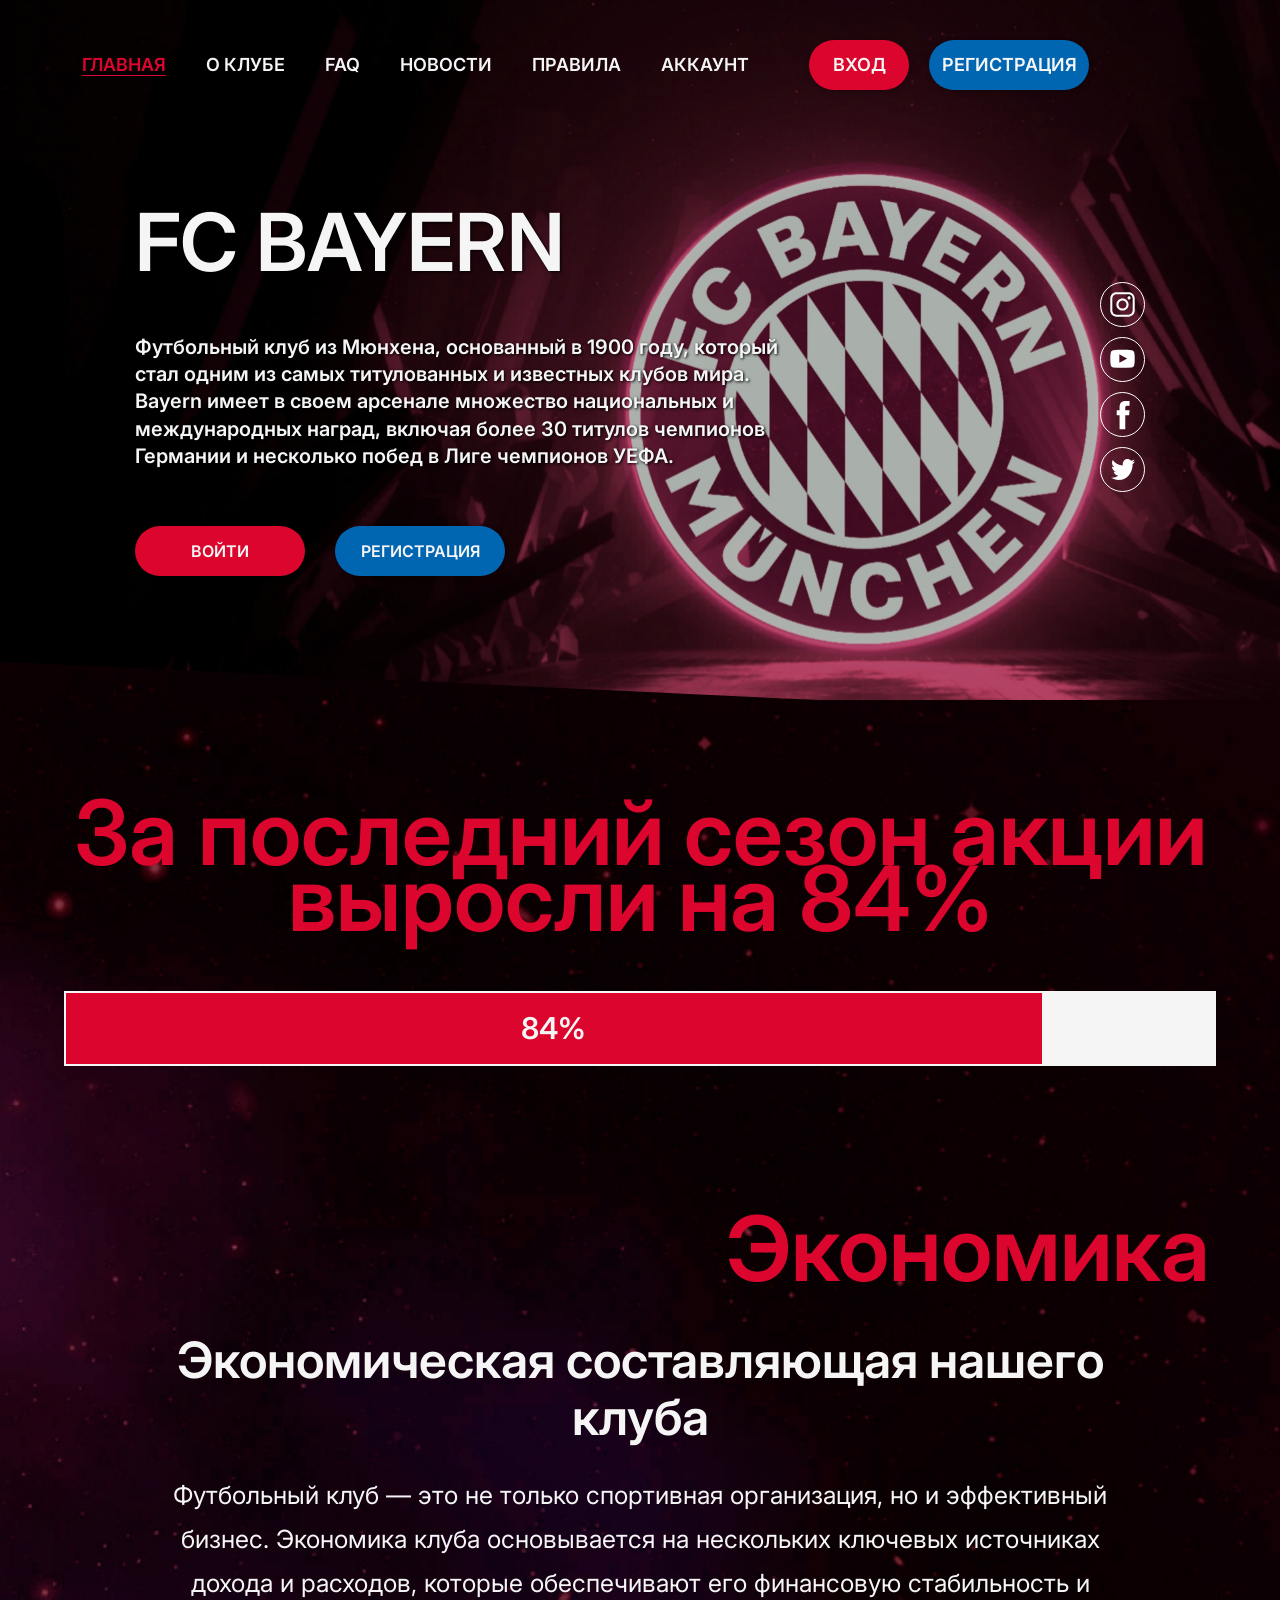
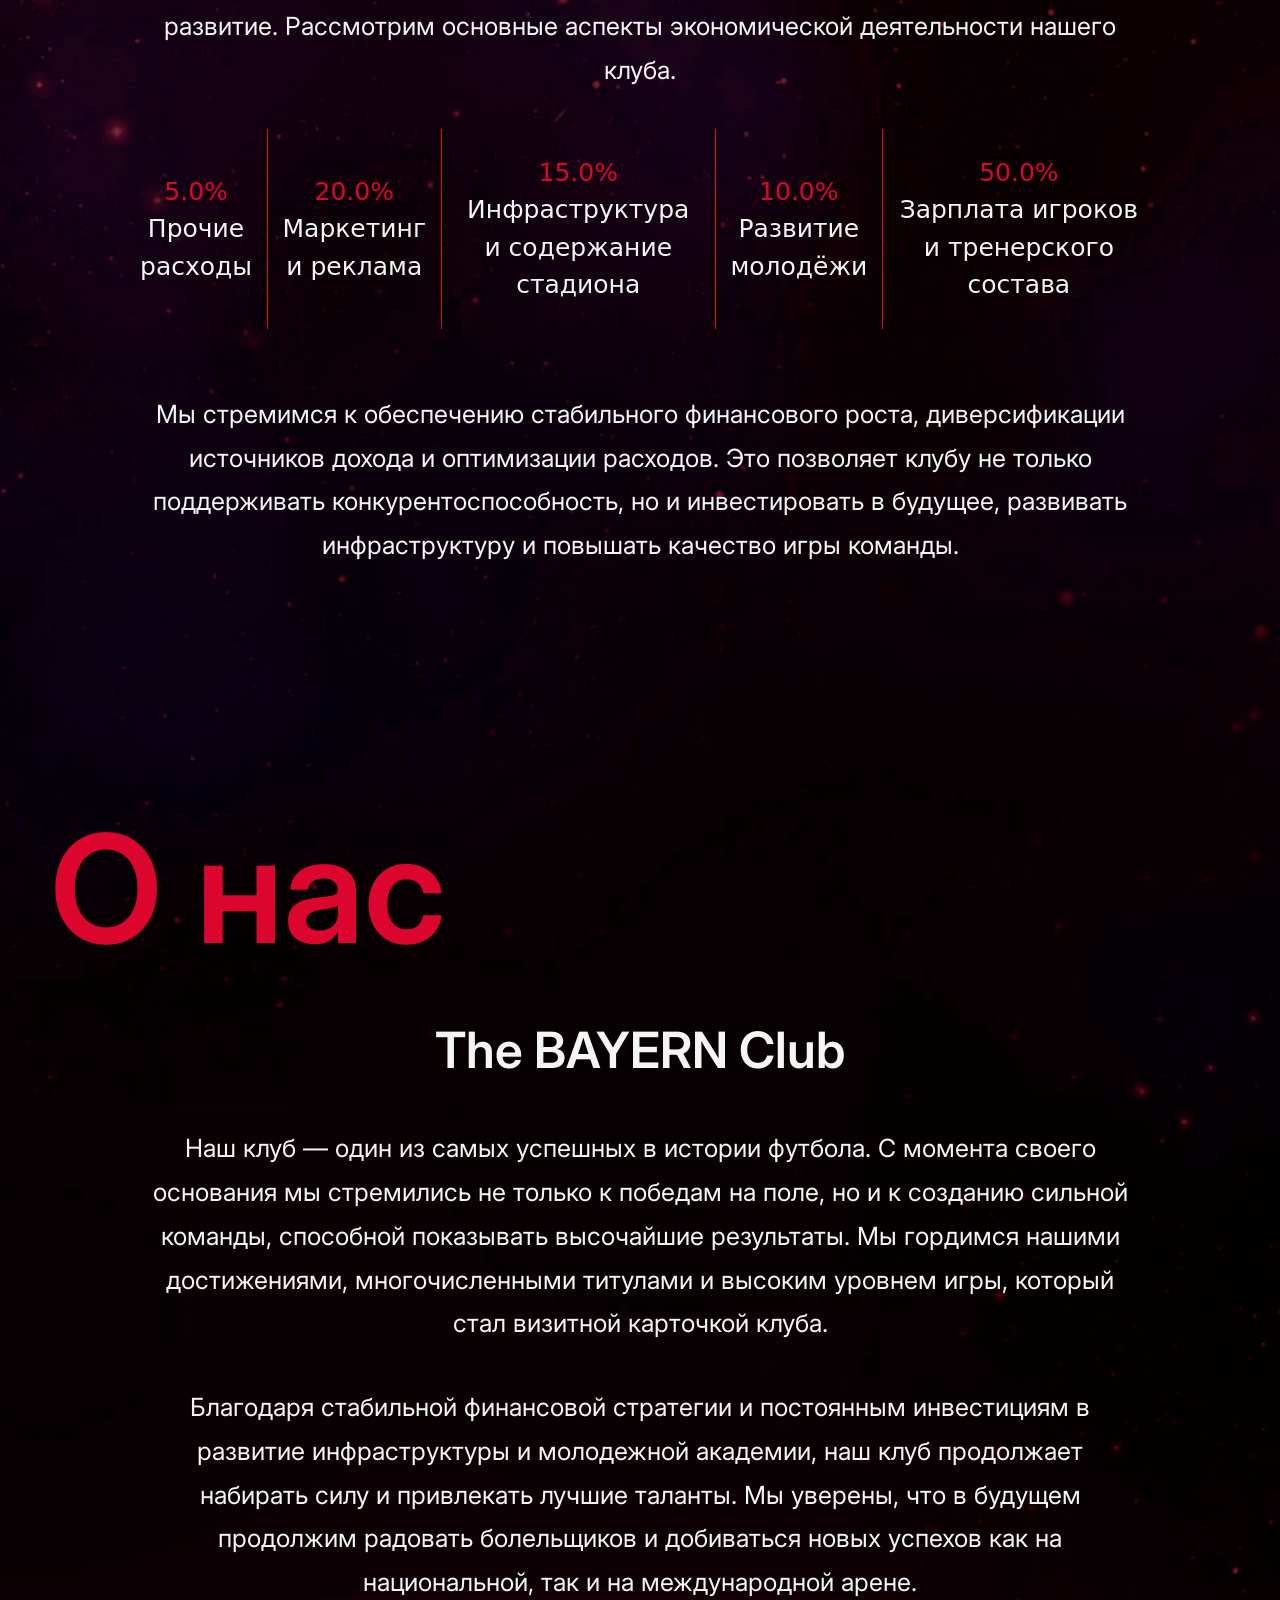
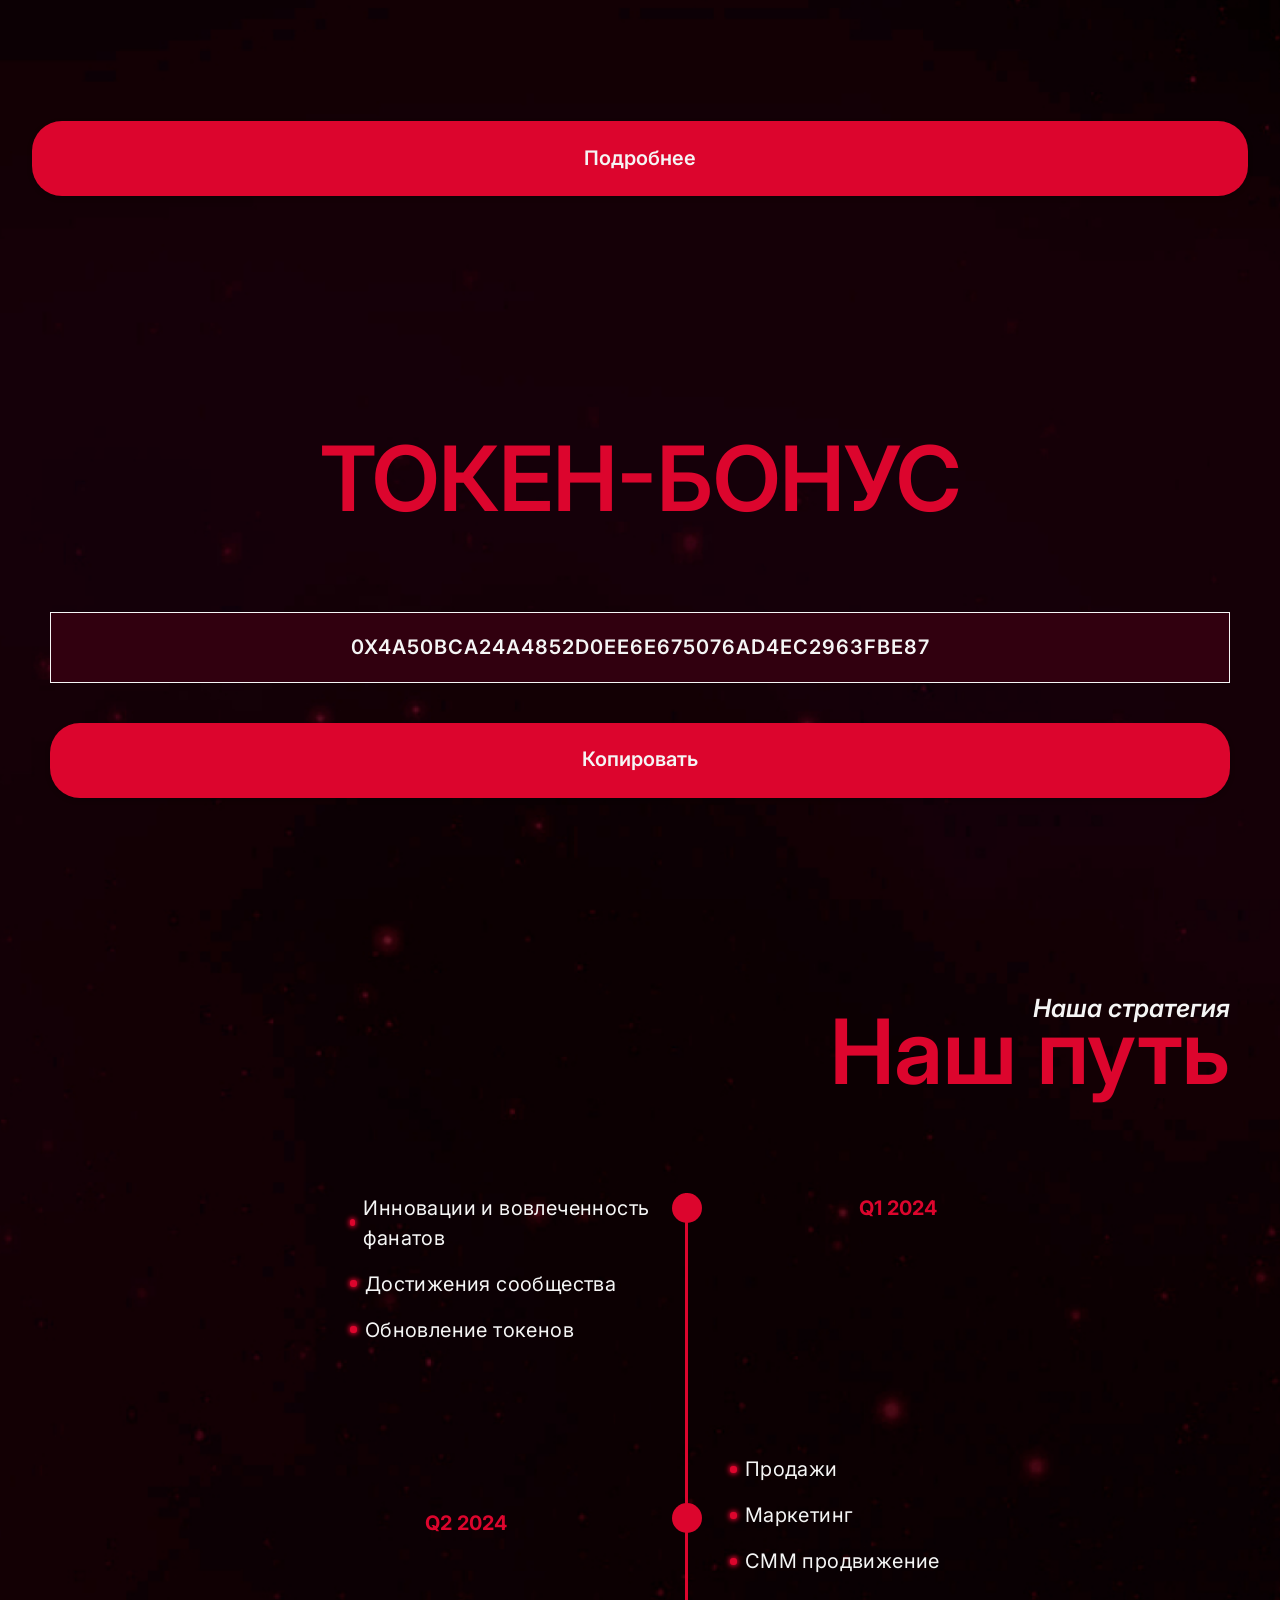
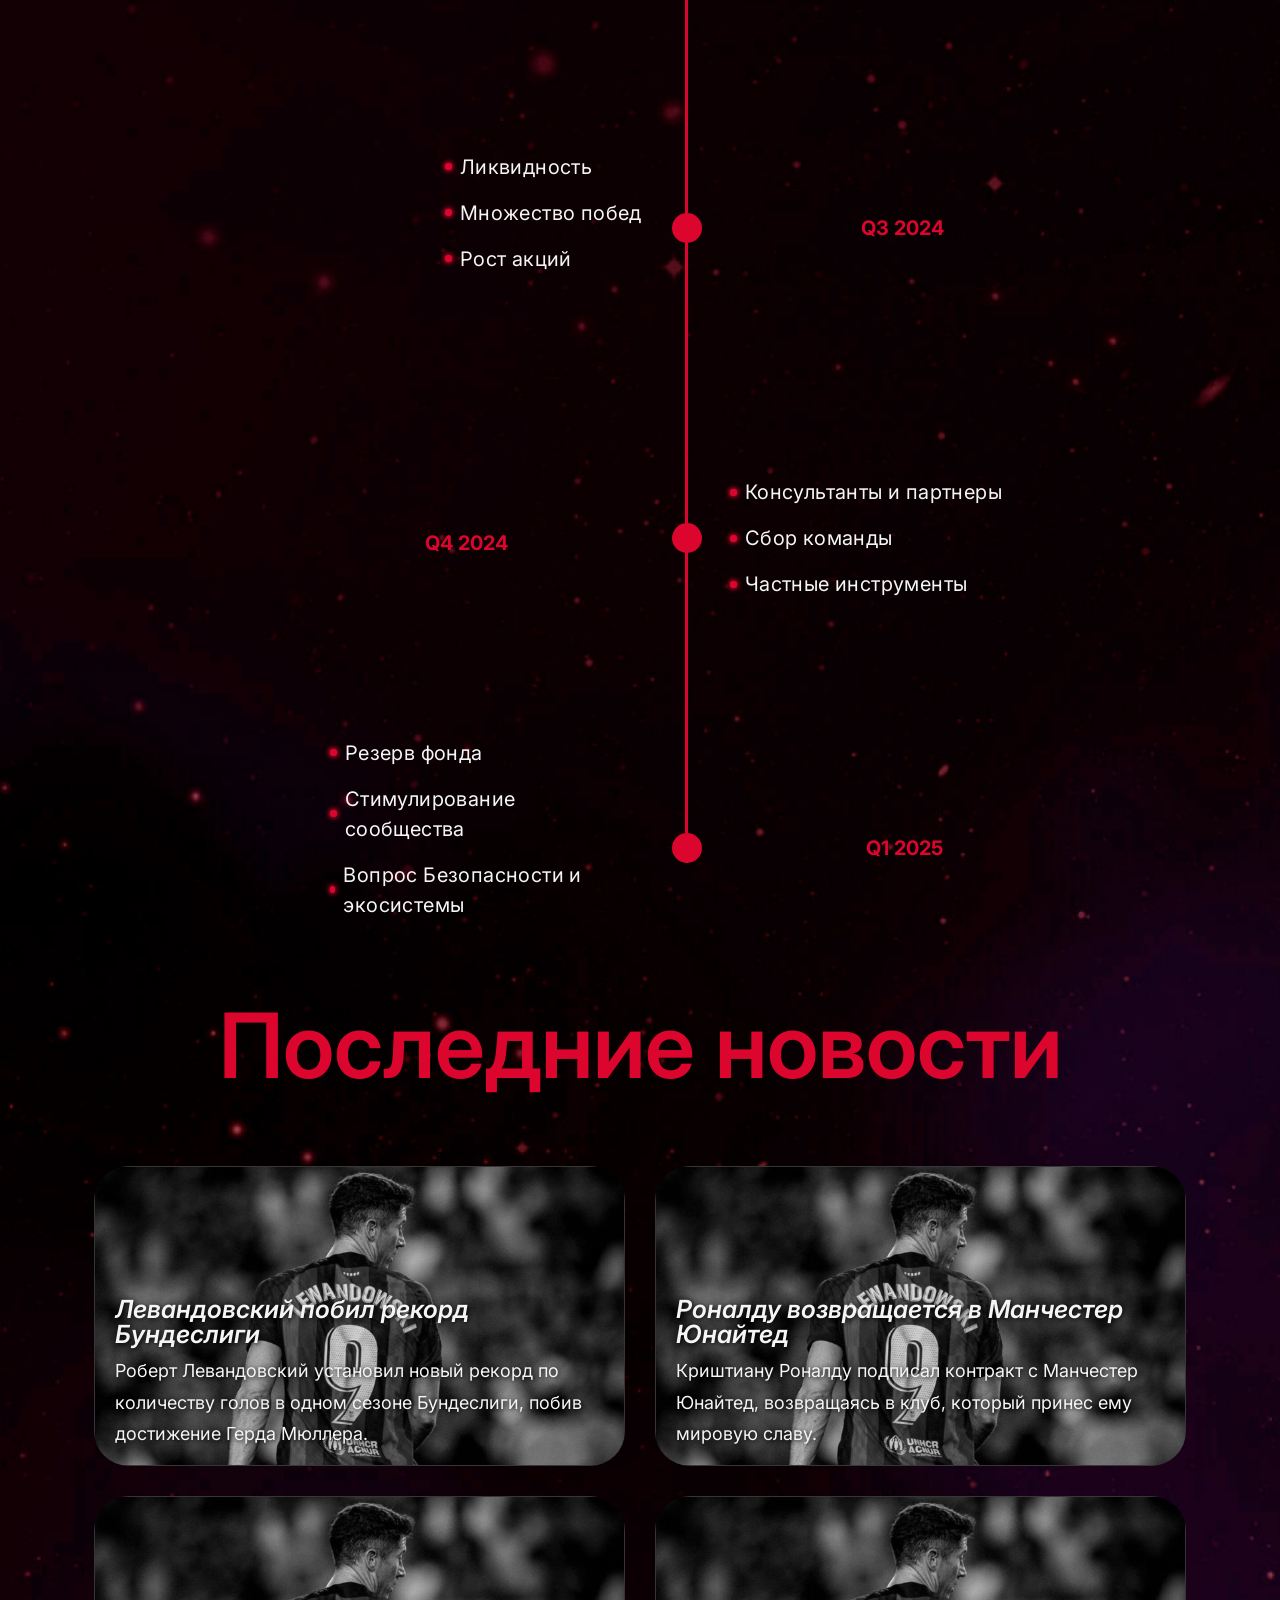
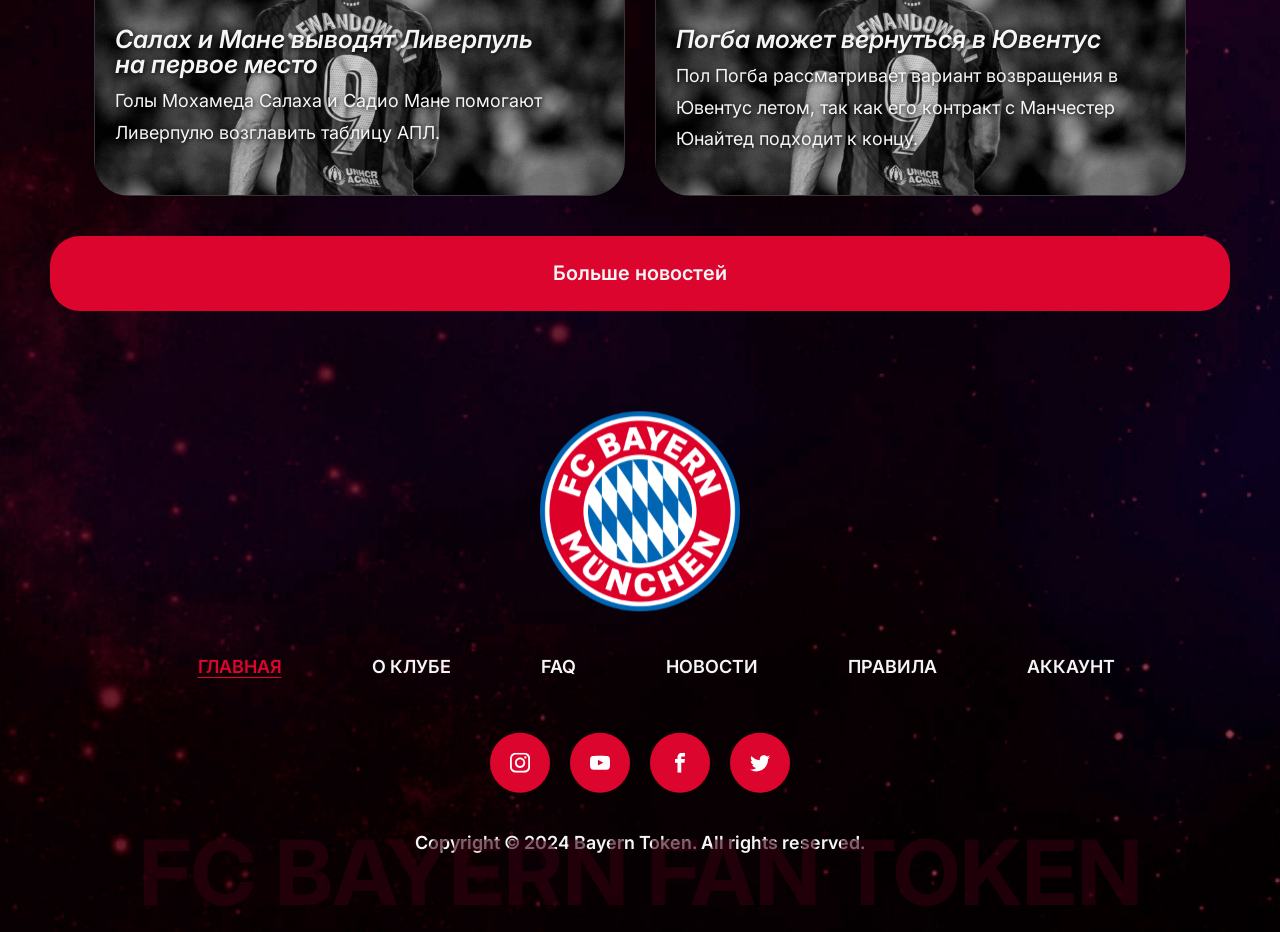
<file: index.html>
<!DOCTYPE html>
<html lang="ru">
<head>
    <meta charset="UTF-8">
    <meta name="viewport" content="width=device-width, initial-scale=1.0"/>
    <meta http-equiv="X-UA-Compatible" content="ie=edge">
    <meta name="description" content="футбольный клуб байерн bayern fc фк спортивный клуб спорт футбол">
    <title>Главная страница клуба</title>
    <link rel="icon" href="./images/header_logotype.svg" type="image/svg+xml">
    <link href="https://cdn.jsdelivr.net/npm/bootstrap@5.3.3/dist/css/bootstrap.min.css" rel="stylesheet" integrity="sha384-QWTKZyjpPEjISv5WaRU9OFeRpok6YctnYmDr5pNlyT2bRjXh0JMhjY6hW+ALEwIH" crossorigin="anonymous">
    <link rel="stylesheet" href="./styles/news_style.css">
    <link rel="stylesheet" href="./styles/navbar_styles.css">
    <link rel="stylesheet" href="./styles/footer_styles.css">
    <link rel="stylesheet" href="./styles/style.css">
</head>
<body>
    <header class="header">
        <div class="navbar">
            <div class="logotype">
                <img src="./images/header_logotype.svg" alt="логотип">
            </div>
            <nav class="nav">
                <ul>
                    <li><a href="./index.html" class="home">Главная</a></li>
                    <li><a href="./about.html" class="about">О клубе</a></li>
                    <li><a href="./faq.html" class="FAQ">FAQ</a></li>
                    <li><a href="./news.html" class="news">Новости</a></li>
                    <li><a href="./rules.html" class="rules">Правила</a></li>
                    <li><a href="./account.html" class="account_page">Аккаунт</a></li>
                </ul>
                <a href="./login.html" class="login header__button">ВХОД</a>
                <a href="./register.html" class="signup header__button">РЕГИСТРАЦИЯ</a>
            </nav>
        </div>
        <div class="navbar__mobile">
            <div class="logotype">
                <img src="./images/header_logotype.svg" alt="логотип">
            </div>
            <span class="navbar__mobile-title">FC BAYERN</span>
            <nav class="nav">
                <div id="modal__open">
                    <div class="nav__line"></div>
                    <div class="nav__line"></div>
                    <div class="nav__line"></div>
                </div>
                <div class="nav__mobile" id="modal">
                    <div class="mobile__ul-krest">
                        <ul class="mobile__list">
                            <li><a href="./index.html" class="home">Главная</a></li>
                            <li><a href="./about.html" class="about">О клубе</a></li>
                            <li><a href="./faq.html" class="FAQ">FAQ</a></li>
                            <li><a href="./news.html" class="news">Новости</a></li>
                            <li><a href="./rules.html" class="rules">Правила</a></li>
                            <li><a href="./account.html" class="account_page">Аккаунт</a></li>
                        </ul>
                        <div class="krest" id="modal__close">
                            <div class="line"></div>
                            <div class="line-two"></div>
                        </div>
                    </div>
                    <div class="nav__mobile-buttons">
                        <a href="./login.html" class="login-mobile header__button-mobile">ВХОД</a>
                        <a href="./register.html" class="signup-mobile header__button-mobile">РЕГИСТРАЦИЯ</a>
                    </div>
                </div>
            </nav>
        </div>
        <div class="header__content">
            <div class="content__left">
                <div class="header__content-text">
                    <h1 class="header__title">FC BAYERN</h1>
                    <p class="header__parag">Футбольный клуб из Мюнхена, основанный в 1900 году, который стал одним из самых титулованных и известных клубов мира. Bayern имеет в своем арсенале множество национальных и международных наград, включая более 30 титулов чемпионов Германии и несколько побед в Лиге чемпионов УЕФА.</p>
                </div>
                <div class="header__content-buttons">
                    <a href="./login.html" class="button__login header__button-bottom">ВОЙТИ</a>
                    <a href="./register.html" class="button__register header__button-bottom">РЕГИСТРАЦИЯ</a>
                </div>
            </div>
            <div class="content__right">
                <a class="content__right-one" href="https://www.instagram.com/fcbayern/">
                    <img src="./images/insta.svg" alt="инстаграм">
                </a>
                <a class="content__right-two" href="https://www.youtube.com/channel/UCZkcxFIsqW5htimoUQKA0iA">
                    <img src="./images/youtube.svg" alt="ютуб">
                </a>
                <a class="content__right-three" href="https://www.facebook.com/fcbayern.en/?locale=ru_RU">
                    <img src="./images/facebook.svg" alt="фейсбук">
                </a>
                <a class="content__right-four" href="https://x.com/FCBayernEN?ref_src=twsrc%5Egoogle%7Ctwcamp%5Eserp%7Ctwgr%5Eauthor">
                    <img src="./images/twit.svg" alt="твиттер">
                </a>
            </div>
        </div>
    </header>

    <main class="main">
        <section class="purshared">
            <div class="container">
                <h2 class="purshared__title">За последний сезон акции выросли на 84%</h2>
                <div class="purshared__lines">
                    <div class="purshared__lines-block">
                        <div class="lines__block-light">
                            <span>84%</span>
                        </div>
                        <div class="lines__block-dark">
                        </div>
                    </div>
                    <div class="purshared__lines-img mobile-none">
                        <img src="./images/tree.svg" alt="цифровое дерево">
                    </div>
                </div>
            </div>
        </section>

        <section class="economics">
            <div class="container">
                <h2 class="economics__title">Экономика</h2>
                <div class="economics__content">
                    <div class="economics__content-circle">
                        <img src="./images/economic_circle.svg" alt="эконом">
                        <span class="circle__reserve circle__text"><span class="circle__red-text">5.0%</span> Прочие расходы</span>
                        <span class="circle__football circle__text"><span class="circle__red-text">20.0%</span> Маркетинг и реклама</span>
                        <span class="circle__ido circle__text"><span class="circle__red-text">15.0%</span> Инфраструктура и содержание стадиона</span>
                        <span class="circle__dev circle__text"><span class="circle__red-text">10.0%</span> Развитие молодёжи</span>
                        <span class="circle__staking circle__text"><span class="circle__red-text">50.0%</span> Зарплата игроков и тренерского состава</span>
                        <span class="circle__total circle__text">Полные расходы<br><span class="circle__red-text circle__big-text">10.000.000</span></span>
                    </div>
                    <div class="economics__content-text">
                        <h3>
                            Экономическая составляющая нашего клуба
                        </h3>
                        <p>
                            Футбольный клуб — это не только спортивная организация, но и эффективный бизнес. Экономика клуба основывается на нескольких ключевых источниках дохода и расходов, которые обеспечивают его финансовую стабильность и развитие. Рассмотрим основные аспекты экономической деятельности нашего клуба.
                        </p>
                        <div class="economic__red-laptop desktop-none">
                            <span class="economics__laptop-span"><span class="circle__red-text">5.0%</span><br> Прочие расходы</span>
                            <div class="economics__laptop-line"></div>
                            <span class="economics__laptop-span"><span class="circle__red-text">20.0%</span><br> Маркетинг и реклама</span>
                            <div class="economics__laptop-line"></div>
                            <span class="economics__laptop-span"><span class="circle__red-text">15.0%</span><br> Инфраструктура и содержание стадиона</span>
                            <div class="economics__laptop-line"></div>
                            <span class="economics__laptop-span"><span class="circle__red-text">10.0%</span><br> Развитие молодёжи</span>
                            <div class="economics__laptop-line"></div>
                            <span class="economics__laptop-span"><span class="circle__red-text">50.0%</span><br> Зарплата игроков и тренерского состава</span>
                        </div>
                        <br>
                        <p>
                            Мы стремимся к обеспечению стабильного финансового роста, диверсификации источников дохода и оптимизации расходов. Это позволяет клубу не только поддерживать конкурентоспособность, но и инвестировать в будущее, развивать инфраструктуру и повышать качество игры команды.
                        </p>
                    </div>
                </div>
            </div>
        </section>

        <section class="about">
            <div class="container">
                <h2 class="about__title">О нас</h2>
                <div class="about__content">
                    <div class="about__content-textimg">

                        <div class="about__text-button">
                            <h3>The BAYERN Club</h3>
                            <p>Наш клуб — один из самых успешных в истории футбола. С момента своего основания мы стремились не только к победам на поле, но и к созданию сильной команды, способной показывать высочайшие результаты. Мы гордимся нашими достижениями, многочисленными титулами и высоким уровнем игры, который стал визитной карточкой клуба.</p>
                            <br>
                            <p>Благодаря стабильной финансовой стратегии и постоянным инвестициям в развитие инфраструктуры и молодежной академии, наш клуб продолжает набирать силу и привлекать лучшие таланты. Мы уверены, что в будущем продолжим радовать болельщиков и добиваться новых успехов как на национальной, так и на международной арене.</p>

                        </div>
                        <div class="about__image mobile-none">
                            <img src="./images/about__image.png" alt="рис.1">
                        </div>

                    </div>
                    <div class="about__content-button">
                        <a href="./about.html" class="about__button">Подробнее</a>
                    </div>
                </div>

            </div>
        </section>

        <section class="token">
            <div class="container">
                <h2 class="token__title">ТОКЕН-БОНУС</h2>
                <div class="token__content">
                    <label class="token__content-token">
                        <input type="text" value="0x4A50BCA24a4852d0EE6e675076aD4ec2963fbe87" id="tokenTextCopy">
                    </label>
                    <div class="token__content-button">
                        <button class="token__button" id="tokenCopy">Копировать</button>
                    </div>
                </div>
            </div>
        </section>
        <div id="customAlert" class="custom-alert">
            Текст скопирован!
        </div>

        <section class="strategy">
            <div class="container">

                <div class="strategy__titles">
                    <span>Наша стратегия</span>
                    <h2 class="strategy__title">Наш путь</h2>
                </div>
                <div class="strategy__content">
                    <div class="strategy__content-listsup">
                        <ul class="content__lists-list list__one">
                            <li class="strategy__lis test__blue">Инновации и вовлеченность фанатов</li>
                            <li class="strategy__lis test__blue">Достижения сообщества</li>
                            <li class="strategy__lis test__blue">Обновление токенов</li>
                        </ul>
                        <ul class="content__lists-list list__two">
                            <li class="strategy__lis">Ликвидность</li>
                            <li class="strategy__lis">Множество побед</li>
                            <li class="strategy__lis">Рост акций</li>
                        </ul>
                        <ul class="content__lists-list list__three">
                            <li class="strategy__lis">Резерв фонда</li>
                            <li class="strategy__lis">Стимулирование сообщества</li>
                            <li class="strategy__lis">Вопрос Безопасности и экосистемы</li>
                        </ul>
                    </div>
                    <div class="strategy__content-upline">
                        <div class="one__line strategy__small-line"></div>
                        <div class="q2 strategy__content-q">Q2 2024</div>
                        <div class="two__line strategy__small-line"></div>
                        <div class="q4 strategy__content-q">Q4 2024</div>
                        <div class="three__line strategy__small-line"></div>
                    </div>
                    <div class="strategy__content-centerline">
                        <div class="strategy__content-line">
                            <div class="line__left"></div>
                            <div class="line__center"></div>
                            <div class="line__right"></div>
                        </div>
                        <div class="center__line-circles">
                            <div class="circle__one circle"></div>
                            <div class="circle__two circle"></div>
                            <div class="circle__three circle"></div>
                            <div class="circle__four circle"></div>
                            <div class="circle__five circle"></div>
                        </div>
                    </div>
                    <div class="strategy__content-downline">
                        <div class="q1 strategy__content-q">Q1 2024</div>
                        <div class="four__line strategy__small-line"></div>
                        <div class="q3 strategy__content-q">Q3 2024</div>
                        <div class="five__line strategy__small-line"></div>
                        <div class="q2025 strategy__content-q">Q1 2025</div>
                    </div>
                    <div class="strategy__content-listsdown">
                        <ul class="content__lists-list list__one list__one-down">
                            <li class="strategy__lis test__blue">Продажи</li>
                            <li class="strategy__lis test__blue">Маркетинг</li>
                            <li class="strategy__lis test__blue">СММ продвижение</li>
                        </ul>
                        <ul class="content__lists-list list__two list__two-down">
                            <li class="strategy__lis lis__dark">Консультанты и партнеры</li>
                            <li class="strategy__lis lis__dark">Сбор команды</li>
                            <li class="strategy__lis lis__dark">Частные инструменты</li>
                        </ul>
                    </div>
                </div>
                <div class="strategy__content-laptop desktop-none">
                    <div class="strategy__content-listleft">
                        <ul class="content__lists-list list__one">
                            <li class="strategy__lis">Инновации и вовлеченность фанатов</li>
                            <li class="strategy__lis">Достижения сообщества</li>
                            <li class="strategy__lis">Обновление токенов</li>
                        </ul>
                        <ul class="content__lists-list list__two">
                            <li class="strategy__lis lis__dark">Ликвидность</li>
                            <li class="strategy__lis lis__dark">Множество побед</li>
                            <li class="strategy__lis lis__dark">Рост акций</li>
                        </ul>
                        <ul class="content__lists-list list__three">
                            <li class="strategy__lis lis__dark">Резерв фонда</li>
                            <li class="strategy__lis lis__dark">Стимулирование сообщества</li>
                            <li class="strategy__lis lis__dark">Вопрос Безопасности и экосистемы</li>
                        </ul>
                    </div>
                    <div class="strategy__content-listline">
                        <div class="strategy__content-qleft">
                            <div class="q2 strategy__content-q">Q2 2024</div>
                            <div class="q4 strategy__content-q">Q4 2024</div>
                        </div>
                        <div class="strategy__content-qright">
                            <div class="q1 strategy__content-q">Q1 2024</div>
                            <div class="q3 strategy__content-q">Q3 2024</div>
                            <div class="q2025 strategy__content-q">Q1 2025</div>
                        </div>
                        <div class="strategy__content-circles">
                            <div class="circle__one circle"></div>
                            <div class="circle__two circle"></div>
                            <div class="circle__three circle"></div>
                            <div class="circle__four circle"></div>
                            <div class="circle__five circle"></div>
                        </div>


                    </div>
                    <div class="strategy__content-listright">
                        <ul class="content__lists-list list__one list__one-down">
                            <li class="strategy__lis">Продажи</li>
                            <li class="strategy__lis">Маркетинг</li>
                            <li class="strategy__lis">СММ продвижение</li>
                        </ul>
                        <ul class="content__lists-list list__two list__two-down">
                            <li class="strategy__lis lis__dark">Консультанты и партнеры</li>
                            <li class="strategy__lis lis__dark">Сбор команды</li>
                            <li class="strategy__lis lis__dark">Частные инструменты</li>
                        </ul>
                    </div>
                </div>

            </div>
        </section>

        <section class="news">
            <div class="container">
                <h2 class="news__title">Последние новости</h2>
                <div class="news__content">
                    <div class="news__content-news">
                        <a href="https://www.dw.com/ru/napadajushhij-bavarii-levandovskij-pobil-rekord-bundesligi-po-golam-za-sezon/a-57632032"
                           class="content__news-card">
                            <div class="card__img">
                                <div class="card__text">
                                    <h3>Левандовский побил рекорд Бундеслиги</h3>
                                    <span>Роберт Левандовский установил новый рекорд по количеству голов в одном сезоне Бундеслиги, побив достижение Герда Мюллера.</span>
                                </div>
                            </div>
                        </a>
                        <a href="https://www.sports.kz/news/krishtianu-ronaldu-vernulsya-v-manchester"
                           class="content__news-card">
                            <div class="card__img">
                                <div class="card__text">
                                    <h3>Роналду возвращается в Манчестер Юнайтед</h3>
                                    <span>Криштиану Роналду подписал контракт с Манчестер Юнайтед, возвращаясь в клуб, который принес ему мировую славу.</span>
                                </div>
                            </div>
                        </a>
                        <a href="https://www.rbc.ru/sport/31/03/2024/6609764f9a7947d292f4cad2"
                           class="content__news-card">
                            <div class="card__img">
                                <div class="card__text">
                                    <h3>Салах и Мане выводят Ливерпуль на первое место</h3>
                                    <span>Голы Мохамеда Салаха и Садио Мане помогают Ливерпулю возглавить таблицу АПЛ.</span>
                                </div>
                            </div>
                        </a>
                        <a href="https://www.championat.com/football/article-5737072-polyu-pogba-sokratili-srok-diskvalifikacii-kogda-vernyotsya-s-kem-podpishet-kontrakt-yuventus-podrobnosti.html"
                           class="content__news-card desktop-none card_1600">
                            <div class="card__img">
                                <div class="card__text">
                                    <h3>Погба может вернуться в Ювентус</h3>
                                    <span>Пол Погба рассматривает вариант возвращения в Ювентус летом, так как его контракт с Манчестер Юнайтед подходит к концу.</span>
                                </div>
                            </div>
                        </a>

                    </div>
                    <a href="news.html" class="news__content-button">
                        Больше новостей
                    </a>
                </div>
            </div>
        </section>
    </main>
    <footer class="footer">
        <div class="container">
            <div class="footer__content">
                <div class="footer__logo">
                    <img src="./images/logo__footer.svg" alt="logotype">
                </div>
                <div class="footer__links">
                    <ul>
                        <li><a href="./index.html" class="home">Главная</a></li>
                        <li><a href="./about.html" class="about">О клубе</a></li>
                        <li><a href="./faq.html" class="FAQ">FAQ</a></li>
                        <li><a href="./news.html" class="news_nav">Новости</a></li>
                        <li><a href="./rules.html" class="rules">Правила</a></li>
                        <li><a href="./account.html" class="account_page">Аккаунт</a></li>
                    </ul>
                </div>
                <div class="footer__images-links">
                    <a href="https://www.instagram.com/fcbayern/">
                        <img src="./images/footer__insta.svg" alt="instagram"></a>
                    <a href="https://www.youtube.com/channel/UCZkcxFIsqW5htimoUQKA0iA">
                        <img src="./images/footer__youtube.svg" alt="youtube"></a>
                    <a href="https://www.facebook.com/fcbayern.en/?locale=ru_RU">
                        <img src="./images/footer__facebook.svg" alt="facebook"></a>
                    <a href="https://x.com/FCBayernEN?ref_src=twsrc%5Egoogle%7Ctwcamp%5Eserp%7Ctwgr%5Eauthor">
                        <img src="./images/footer__twitter.svg" alt="twitter"></a>
                </div>
                <div class="footer__content-copyright">
                    <span class="copyright__footer-text">Copyright © 2024 Bayern Token. All rights reserved.</span>
                </div>
                <div class="footer__content-back">
                    <span class="footer__token-text">FC BAYERN FAN TOKEN</span>
                </div>
            </div>
        </div>
    </footer>

    <div class="back__overlay" id="overlay"></div>
    <script type="module" src="./scripts/main.js"></script>
    <script type="module" src="./scripts/modules/custom-alert.js"></script>
    <script src="./scripts/modules/modal.js"></script>
    <script type="module" src="./scripts/animations/main_animations.js"></script>
</body>
</html>
</file>
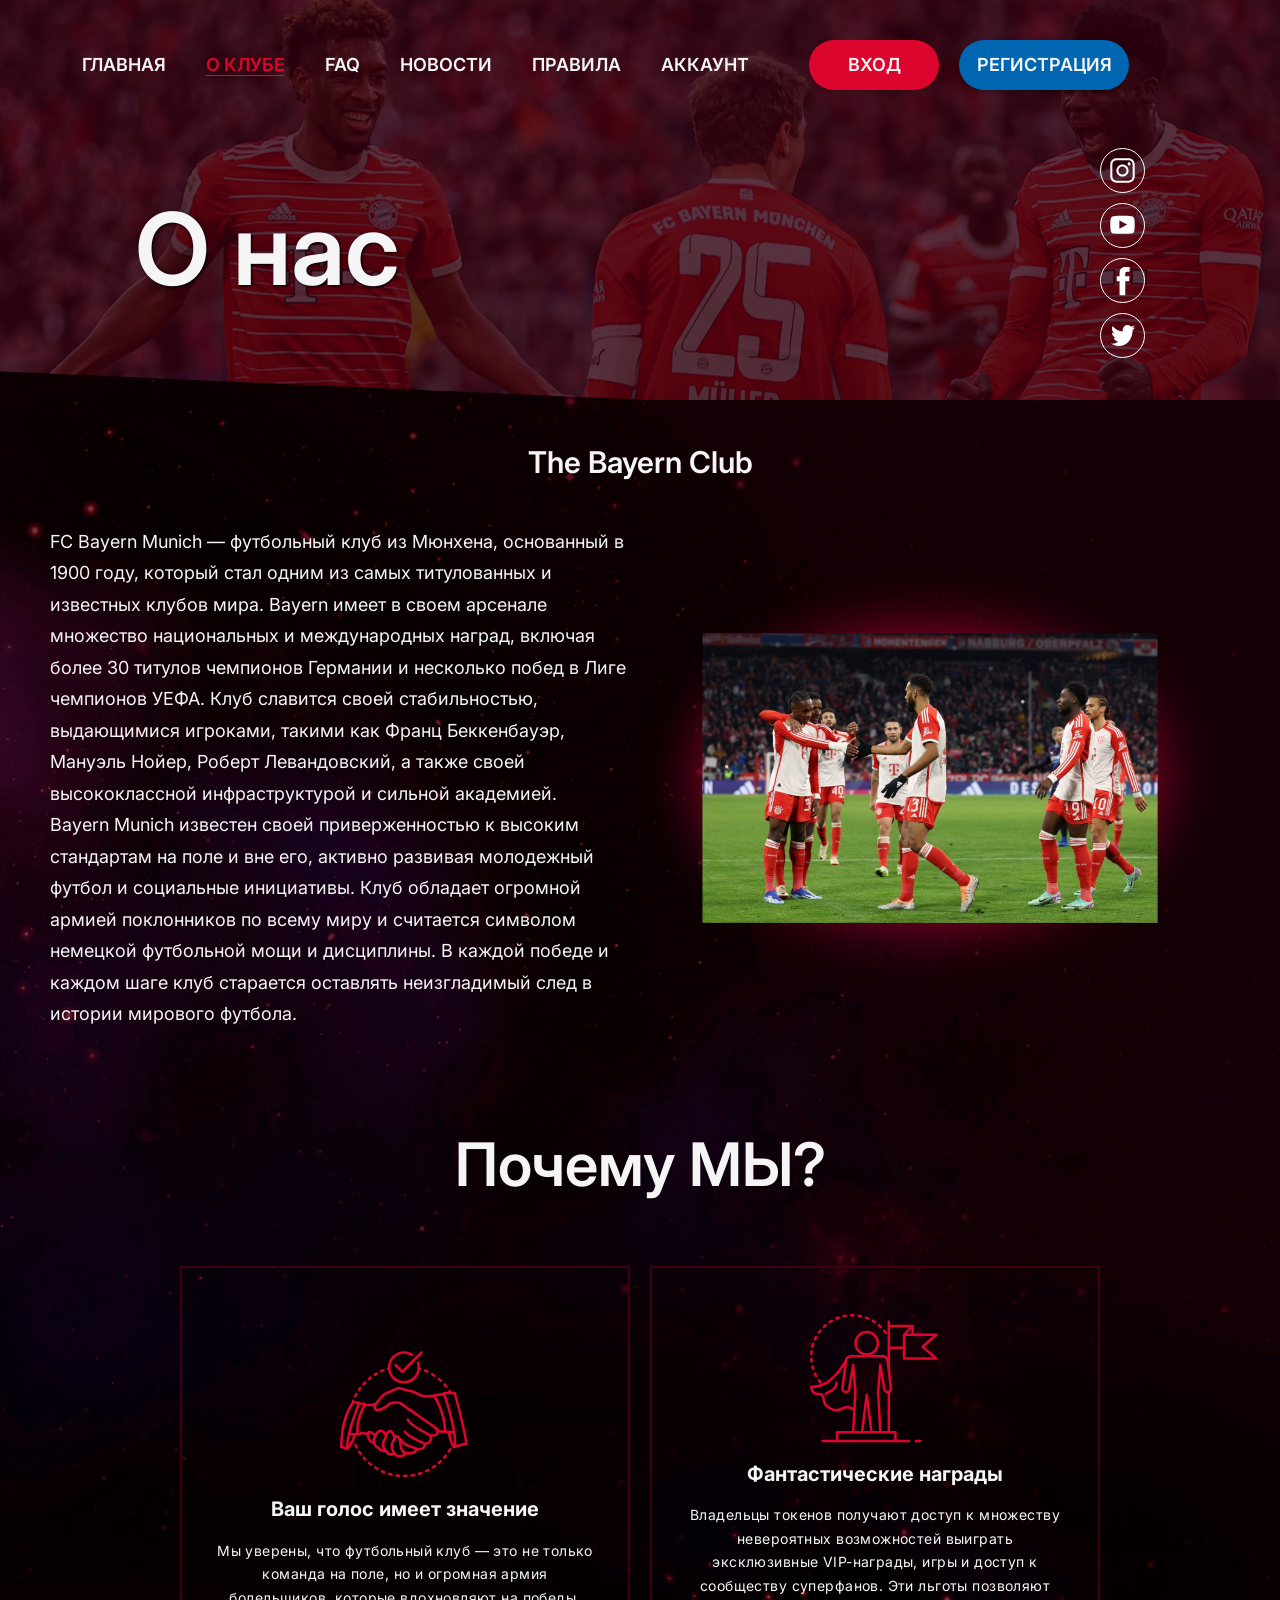
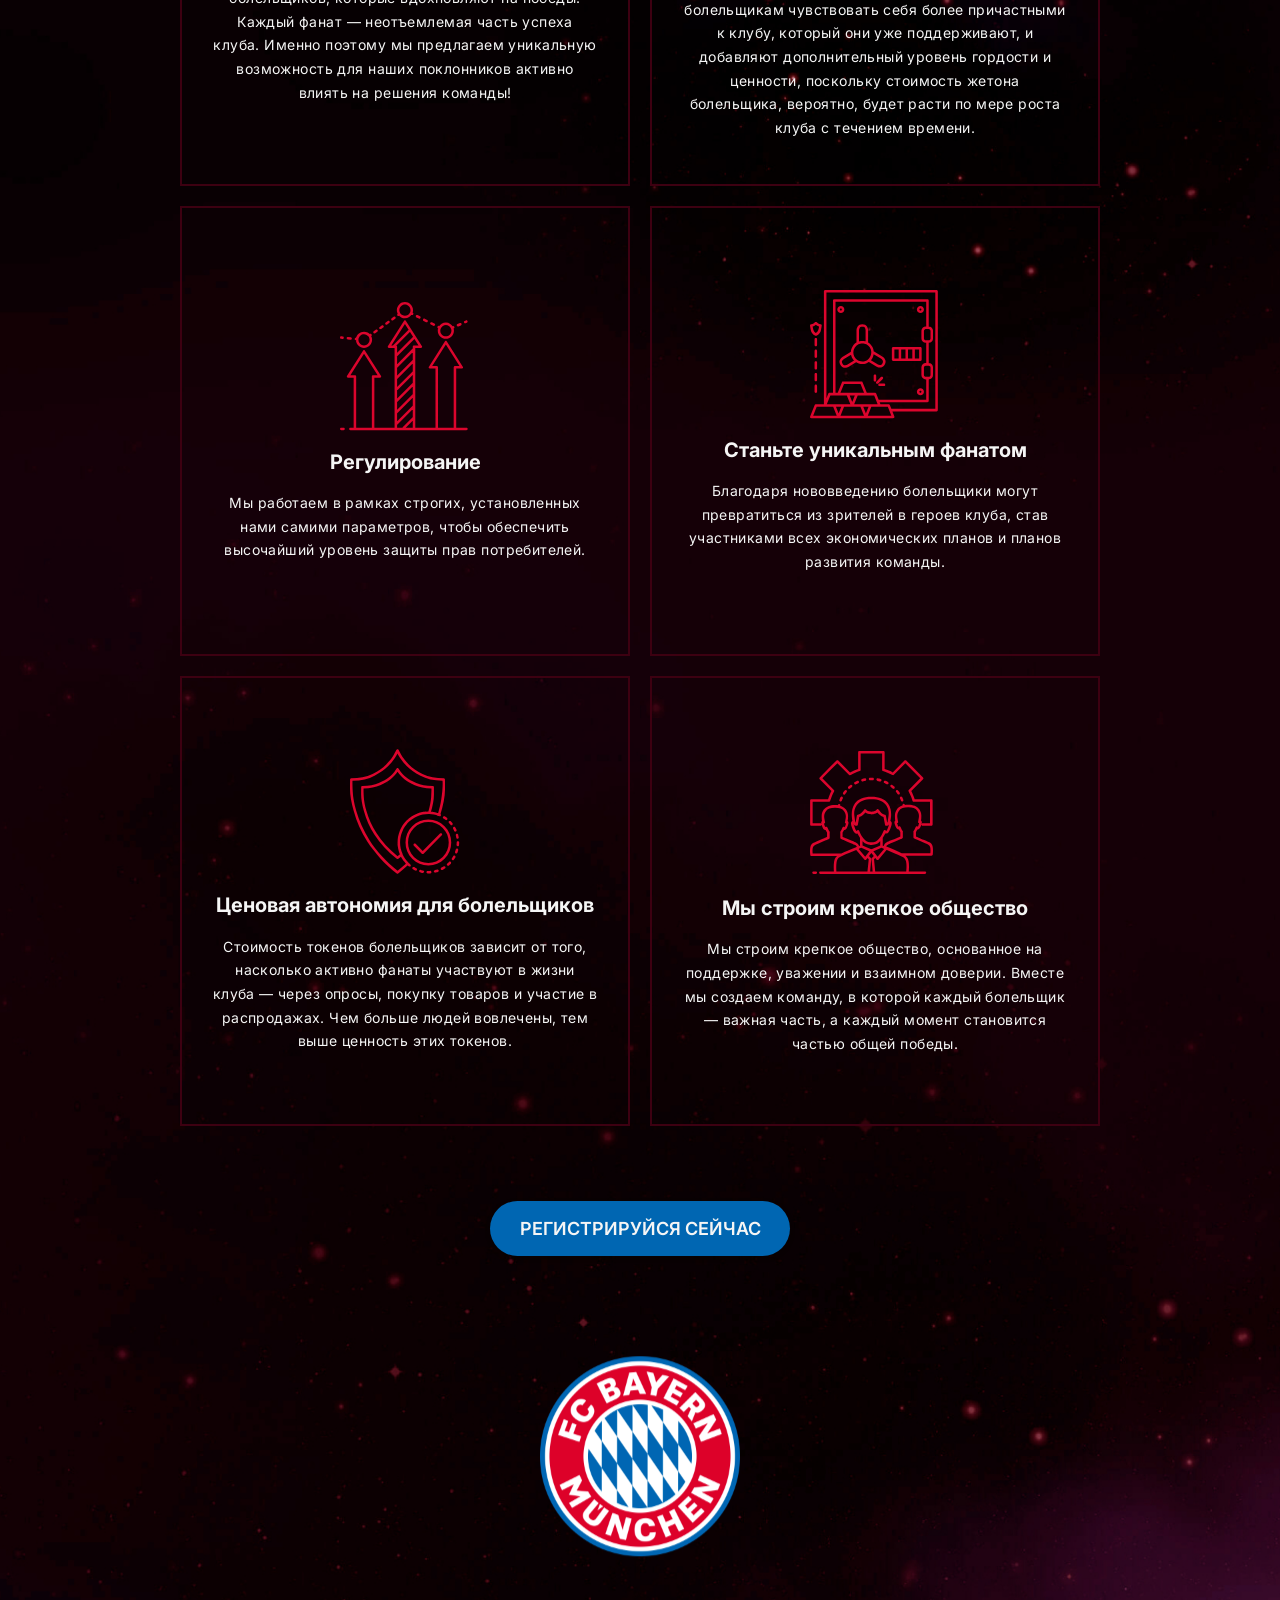
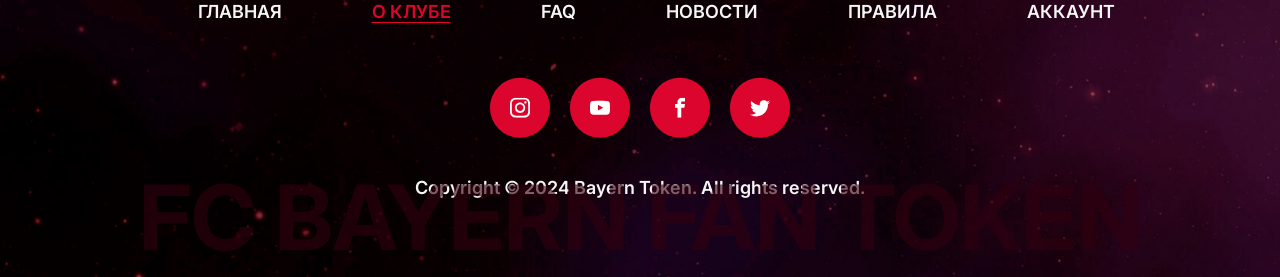
<file: about.html>
<!doctype html>
<html lang="ru">
<head>
    <meta charset="UTF-8">
    <meta name="viewport" content="width=device-width, initial-scale=1.0"/>
    <meta http-equiv="X-UA-Compatible" content="ie=edge">
    <title>О нас</title>
    <link rel="icon" href="./images/header_logotype.svg" type="image/svg+xml">
    <meta name="description" content="футбольный клуб байерн bayern fc фк спортивный клуб спорт футбол">
    <link href="https://cdn.jsdelivr.net/npm/bootstrap@5.3.3/dist/css/bootstrap.min.css" rel="stylesheet" integrity="sha384-QWTKZyjpPEjISv5WaRU9OFeRpok6YctnYmDr5pNlyT2bRjXh0JMhjY6hW+ALEwIH" crossorigin="anonymous">
    <link rel="stylesheet" href="./styles/style.css">
    <link rel="stylesheet" href="./styles/navbar_styles.css">
    <link rel="stylesheet" href="./styles/footer_styles.css">
    <link rel="stylesheet" href="./styles/about_style.css">
</head>
<body>
    <header class="header">
        <div class="navbar">
            <div class="logotype">
                <img src="./images/header_logotype.svg" alt="логотип">
            </div>
            <nav class="nav">
                <ul>
                    <li><a href="./index.html" class="home">Главная</a></li>
                    <li><a href="./about.html" class="about">О клубе</a></li>
                    <li><a href="./faq.html" class="FAQ">FAQ</a></li>
                    <li><a href="./news.html" class="news_nav">Новости</a></li>
                    <li><a href="./rules.html" class="rules">Правила</a></li>
                    <li><a href="./account.html" class="account_page">Аккаунт</a></li>
                </ul>
                <a href="./login.html" class="login header__button">ВХОД</a>
                <a href="./register.html" class="signup header__button">РЕГИСТРАЦИЯ</a>
            </nav>
        </div>
        <div class="navbar__mobile">
            <div class="logotype">
                <img src="./images/header_logotype.svg" alt="логотип">
            </div>
            <span class="navbar__mobile-title">FC BAYERN</span>
            <nav class="nav">
                <div id="modal__open">
                    <div class="nav__line"></div>
                    <div class="nav__line"></div>
                    <div class="nav__line"></div>
                </div>
                <div class="nav__mobile" id="modal">
                    <div class="mobile__ul-krest">
                        <ul class="mobile__list">
                            <li><a href="./index.html" class="home">Главная</a></li>
                            <li><a href="./about.html" class="about">О клубе</a></li>
                            <li><a href="./faq.html" class="FAQ">FAQ</a></li>
                            <li><a href="./news.html" class="news">Новости</a></li>
                            <li><a href="./rules.html" class="rules">Правила</a></li>
                            <li><a href="./account.html" class="account_page">Аккаунт</a></li>
                        </ul>
                        <div class="krest" id="modal__close">
                            <div class="line"></div>
                            <div class="line-two"></div>
                        </div>
                    </div>
                    <div class="nav__mobile-buttons">
                        <a href="./login.html" class="login-mobile header__button-mobile">ВХОД</a>
                        <a href="./register.html" class="signup-mobile header__button-mobile">РЕГИСТРАЦИЯ</a>
                    </div>
                </div>
            </nav>
        </div>
        <div class="header__content">
            <div class="content__left">
                <div class="header__content-text">
                    <h1 class="header__title">О нас</h1>
                </div>
            </div>
            <div class="content__right">
                <a class="content__right-one" href="https://www.instagram.com/fcbayern/">
                    <img src="./images/insta.svg" alt="инстаграм">
                </a>
                <a class="content__right-two" href="https://www.youtube.com/channel/UCZkcxFIsqW5htimoUQKA0iA">
                    <img src="./images/youtube.svg" alt="ютуб">
                </a>
                <a class="content__right-three" href="https://www.facebook.com/fcbayern.en/?locale=ru_RU">
                    <img src="./images/facebook.svg" alt="фейсбук">
                </a>
                <a class="content__right-four" href="https://x.com/FCBayernEN?ref_src=twsrc%5Egoogle%7Ctwcamp%5Eserp%7Ctwgr%5Eauthor">
                    <img src="./images/twit.svg" alt="твиттер">
                </a>
            </div>
        </div>
    </header>
    <main class="main">
        <section class="about_us">

            <div class="container">
                <h2 class="about_us__title">The Bayern Club</h2>

                <div class="about_us__content">
                    <div class="about_us__content-text">
                        <span>
                            FC Bayern Munich — футбольный клуб из Мюнхена, основанный в 1900 году, который стал одним из самых титулованных и известных клубов мира. Bayern имеет в своем арсенале множество национальных и международных наград, включая более 30 титулов чемпионов Германии и несколько побед в Лиге чемпионов УЕФА. Клуб славится своей стабильностью, выдающимися игроками, такими как Франц Беккенбауэр, Мануэль Нойер, Роберт Левандовский, а также своей высококлассной инфраструктурой и сильной академией.
                        </span>
                        <br>
                        <span>
                            Bayern Munich известен своей приверженностью к высоким стандартам на поле и вне его, активно развивая молодежный футбол и социальные инициативы. Клуб обладает огромной армией поклонников по всему миру и считается символом немецкой футбольной мощи и дисциплины. В каждой победе и каждом шаге клуб старается оставлять неизгладимый след в истории мирового футбола.
                        </span>
                    </div>
                    <img class="about_img" src="./images/about_section_page.png" alt="картинка">
                </div>
            </div>

        </section>
        <section class="why">
            <div class="container">
                <h2 class="why__title">Почему МЫ?</h2>

                <div class="why__content">
                    <div class="why__content-wrap">
                        <div class="why__card one">
                            <div class="why__card-img">
                                <img src="./images/ruki.svg" alt="картинка">
                            </div>
                            <div class="why__card-text">
                                <h3>Ваш голос имеет значение</h3>
                                <span class="why__card-textspan">Мы уверены, что футбольный клуб — это не только команда на поле, но и огромная армия болельщиков, которые вдохновляют на победы. Каждый фанат — неотъемлемая часть успеха клуба. Именно поэтому мы предлагаем уникальную возможность для наших поклонников активно влиять на решения команды!</span>
                            </div>
                        </div>

                        <div class="why__card two">
                            <div class="why__card-img">
                                <img src="./images/legend.svg" alt="картинка">
                            </div>
                            <div class="why__card-text">
                                <h3>Фантастические награды</h3>
                                <span class="why__card-textspan">Владельцы токенов получают доступ к множеству невероятных возможностей выиграть эксклюзивные VIP-награды, игры и доступ к сообществу суперфанов. Эти льготы позволяют болельщикам чувствовать себя более причастными к клубу, который они уже поддерживают, и добавляют дополнительный уровень гордости и ценности, поскольку стоимость жетона болельщика, вероятно, будет расти по мере роста клуба с течением времени.</span>
                            </div>
                        </div>

                        <div class="why__card three">
                            <div class="why__card-img">
                                <img src="./images/succes.svg" alt="картинка">
                            </div>
                            <div class="why__card-text">
                                <h3>Регулирование</h3>
                                <span class="why__card-textspan">Мы работаем в рамках строгих, установленных нами самими параметров, чтобы обеспечить высочайший уровень защиты прав потребителей.</span>
                            </div>
                        </div>

                        <div class="why__card four">
                            <div class="why__card-img">
                                <img src="./images/hard.svg" alt="картинка">
                            </div>
                            <div class="why__card-text">
                                <h3>Станьте уникальным фанатом</h3>
                                <span class="why__card-textspan">Благодаря нововведению болельщики могут превратиться из зрителей в героев клуба, став участниками всех экономических планов и планов развития команды.</span>
                            </div>
                        </div>

                        <div class="why__card five">
                            <div class="why__card-img">
                                <img src="./images/guard.svg" alt="картинка">
                            </div>
                            <div class="why__card-text">
                                <h3>Ценовая автономия для болельщиков</h3>
                                <span class="why__card-textspan">Стоимость токенов болельщиков зависит от того, насколько активно фанаты участвуют в жизни клуба — через опросы, покупку товаров и участие в распродажах. Чем больше людей вовлечены, тем выше ценность этих токенов.</span>
                            </div>
                        </div>

                        <div class="why__card six">
                            <div class="why__card-img">
                                <img src="./images/collective.svg" alt="картинка">
                            </div>
                            <div class="why__card-text">
                                <h3>Мы строим крепкое общество</h3>
                                <span class="why__card-textspan">Мы строим крепкое общество, основанное на поддержке, уважении и взаимном доверии. Вместе мы создаем команду, в которой каждый болельщик — важная часть, а каждый момент становится частью общей победы.</span>
                            </div>
                        </div>
                    </div>
                    <a href="./register.html" class="why__content-register">РЕГИСТРИРУЙСЯ СЕЙЧАС</a>
                </div>
            </div>
        </section>
    </main>
    <footer class="footer">
        <div class="container">
            <div class="footer__content">
                <div class="footer__logo">
                    <img src="images/logo__footer.svg" alt="logotype">
                </div>
                <div class="footer__links">
                    <ul>
                        <li><a href="./index.html" class="home">Главная</a></li>
                        <li><a href="./about.html" class="about">О клубе</a></li>
                        <li><a href="./faq.html" class="FAQ">FAQ</a></li>
                        <li><a href="./news.html" class="news_nav">Новости</a></li>
                        <li><a href="./rules.html" class="rules">Правила</a></li>
                        <li><a href="./account.html" class="account_page">Аккаунт</a></li>
                    </ul>
                </div>
                <div class="footer__images-links">
                    <a href="https://www.instagram.com/fcbayern/">
                        <img src="./images/footer__insta.svg" alt="instagram"></a>
                    <a href="https://www.youtube.com/channel/UCZkcxFIsqW5htimoUQKA0iA">
                        <img src="./images/footer__youtube.svg" alt="youtube"></a>
                    <a href="https://www.facebook.com/fcbayern.en/?locale=ru_RU">
                        <img src="./images/footer__facebook.svg" alt="facebook"></a>
                    <a href="https://x.com/FCBayernEN?ref_src=twsrc%5Egoogle%7Ctwcamp%5Eserp%7Ctwgr%5Eauthor">
                        <img src="./images/footer__twitter.svg" alt="twitter"></a>
                </div>
                <div class="footer__content-copyright">
                    <span class="copyright__footer-text">Copyright © 2024 Bayern Token. All rights reserved.</span>
                </div>
                <div class="footer__content-back">
                    <span class="footer__token-text">FC BAYERN FAN TOKEN</span>
                </div>
            </div>
        </div>
    </footer>
    <div class="back__overlay" id="overlay"></div>
    <script src="./scripts/modules/modal.js"></script>
    <script type="module" src="./scripts/animations/about_page/about_animations.js"></script>
</body>
</html>
</file>
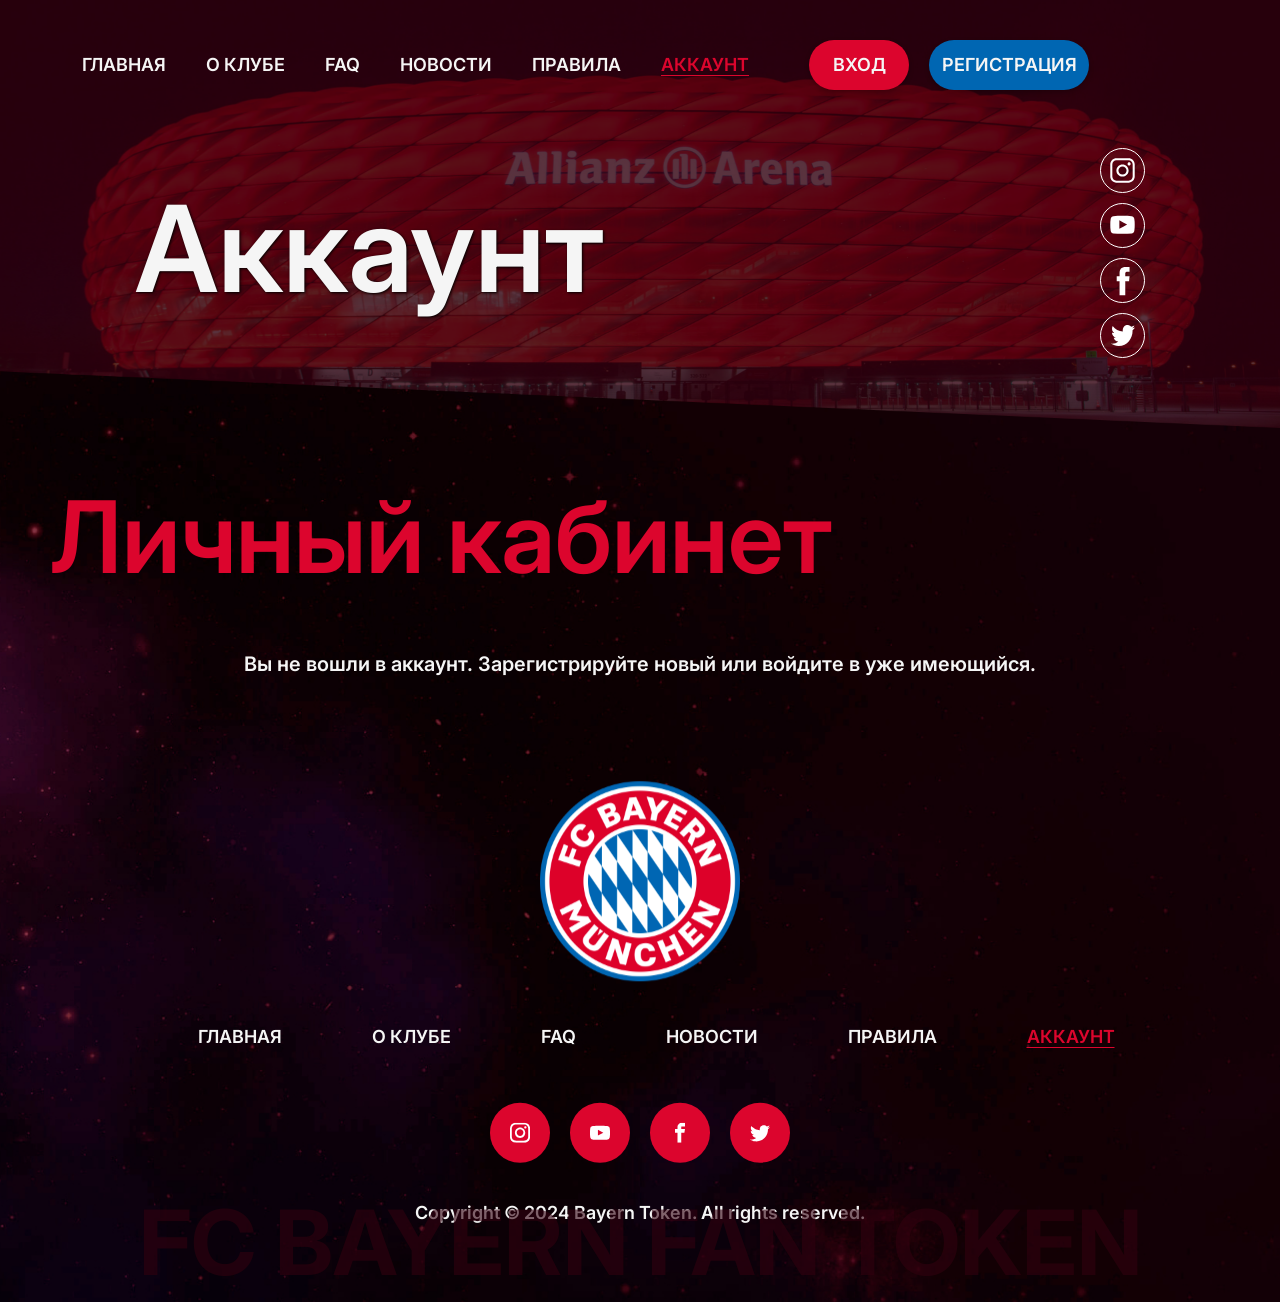
<file: account.html>
<!DOCTYPE html>
<html lang="ru">
<head>
    <meta charset="UTF-8">
    <meta name="viewport" content="width=device-width, initial-scale=1.0"/>
    <meta http-equiv="X-UA-Compatible" content="ie=edge">
    <title>Страница аккаунта</title>
    <link rel="icon" href="./images/header_logotype.svg" type="image/svg+xml">
    <link href="https://cdn.jsdelivr.net/npm/bootstrap@5.3.3/dist/css/bootstrap.min.css" rel="stylesheet" integrity="sha384-QWTKZyjpPEjISv5WaRU9OFeRpok6YctnYmDr5pNlyT2bRjXh0JMhjY6hW+ALEwIH" crossorigin="anonymous">
    <link rel="stylesheet" href="./styles/navbar_styles.css">
    <link rel="stylesheet" href="./styles/footer_styles.css">
    <link rel="stylesheet" href="./styles/style.css">
    <link rel="stylesheet" href="./styles/account_styles.css">
    <meta name="description" content="футбольный клуб байерн bayern fc фк спортивный клуб спорт футбол">
</head>
<body>
<header class="header">
    <div class="navbar">
        <div class="logotype">
            <img src="./images/header_logotype.svg" alt="логотип">
        </div>
        <nav class="nav">
            <ul>
                <li><a href="./index.html" class="home">Главная</a></li>
                <li><a href="./about.html" class="about">О клубе</a></li>
                <li><a href="./faq.html" class="FAQ">FAQ</a></li>
                <li><a href="./news.html" class="news_nav">Новости</a></li>
                <li><a href="./rules.html" class="rules">Правила</a></li>
                <li><a href="./account.html" class="account_page">Аккаунт</a></li>
            </ul>
            <a href="./login.html" class="login header__button">ВХОД</a>
            <a href="./register.html" class="signup header__button">РЕГИСТРАЦИЯ</a>
        </nav>
    </div>
    <div class="navbar__mobile">
        <div class="logotype">
            <img src="./images/header_logotype.svg" alt="логотип">
        </div>
        <span class="navbar__mobile-title">FC BAYERN</span>
        <nav class="nav">
            <div id="modal__open">
                <div class="nav__line"></div>
                <div class="nav__line"></div>
                <div class="nav__line"></div>
            </div>
            <div class="nav__mobile" id="modal">
                <div class="mobile__ul-krest">
                    <ul class="mobile__list">
                        <li><a href="./index.html" class="home">Главная</a></li>
                        <li><a href="./about.html" class="about">О клубе</a></li>
                        <li><a href="./faq.html" class="FAQ">FAQ</a></li>
                        <li><a href="./news.html" class="news">Новости</a></li>
                        <li><a href="./rules.html" class="rules">Правила</a></li>
                        <li><a href="./account.html" class="account_page">Аккаунт</a></li>
                    </ul>
                    <div class="krest" id="modal__close">
                        <div class="line"></div>
                        <div class="line-two"></div>
                    </div>
                </div>
                <div class="nav__mobile-buttons">
                    <a href="./login.html" class="login-mobile header__button-mobile">ВХОД</a>
                    <a href="./register.html" class="signup-mobile header__button-mobile">РЕГИСТРАЦИЯ</a>
                </div>
            </div>
        </nav>
    </div>
    <div class="header__content">
        <div class="content__left">
            <div class="header__content-text">
                <h1 class="header__title">Аккаунт</h1>
            </div>
        </div>
        <div class="content__right">
            <a class="content__right-one" href="https://www.instagram.com/fcbayern/">
                <img src="./images/insta.svg" alt="инстаграм">
            </a>
            <a class="content__right-two" href="https://www.youtube.com/channel/UCZkcxFIsqW5htimoUQKA0iA">
                <img src="./images/youtube.svg" alt="ютуб">
            </a>
            <a class="content__right-three" href="https://www.facebook.com/fcbayern.en/?locale=ru_RU">
                <img src="./images/facebook.svg" alt="фейсбук">
            </a>
            <a class="content__right-four" href="https://x.com/FCBayernEN?ref_src=twsrc%5Egoogle%7Ctwcamp%5Eserp%7Ctwgr%5Eauthor">
                <img src="./images/twit.svg" alt="твиттер">
            </a>
        </div>
    </div>
</header>

    <main class="main">
        <section class="account__content">

            <div class="container">
                <h2 class="section__title">Личный кабинет</h2>
                <div class="section__content">
                    <span id="accountCancel" class="account__cancel">Вы не вошли в аккаунт. Зарегистрируйте новый или войдите в уже имеющийся.</span>

                    <div id="accountContent" class="account__content-info">

                        <form class="login__form register__form account__form">

                            <div class="account__form-inputs">
                                <div class="login__stroke form__stroke">
                                    <label for="accountUsername" class="form-label">Логин:</label>
                                    <input type="text"
                                           class="form-input"
                                           id="accountUsername"
                                           autocomplete="off"
                                    disabled>
                                </div>
                                <div class="password__stroke form__stroke">
                                    <label for="accountPassword" class="form-label">Пароль:</label>
                                    <input type="password"
                                           class="form-input"
                                           id="accountPassword"
                                           autocomplete="off"
                                    disabled>
                                </div>
                                <div id="passwordConfirmation" class="password__stroke-confirmation form__stroke">
                                    <label for="password-confirmation" class="form-label">Подтвердите пароль:</label>
                                    <input type="password"
                                           class="form-input"
                                           id="password-confirmation"
                                           placeholder="Введите пароль"
                                           autocomplete="off">
                                </div>
                            </div>
                            <button id="buttonSave" class="form__button-save">Сохранить</button>
                            <button id="buttonChange" class="form__button-change">Изменить</button>
                        </form>

                    </div>
                </div>
            </div>

        </section>
    </main>
    <footer class="footer">
        <div class="container">
            <div class="footer__content">
                <div class="footer__logo">
                    <img src="images/logo__footer.svg" alt="logotype">
                </div>
                <div class="footer__links">
                    <ul>
                        <li><a href="./index.html" class="home">Главная</a></li>
                        <li><a href="./about.html" class="about">О клубе</a></li>
                        <li><a href="./faq.html" class="FAQ">FAQ</a></li>
                        <li><a href="./news.html" class="news_nav">Новости</a></li>
                        <li><a href="./rules.html" class="rules">Правила</a></li>
                        <li><a href="./account.html" class="account_page">Аккаунт</a></li>
                    </ul>
                </div>
                <div class="footer__images-links">
                    <a href="https://www.instagram.com/fcbayern/">
                        <img src="./images/footer__insta.svg" alt="instagram"></a>
                    <a href="https://www.youtube.com/channel/UCZkcxFIsqW5htimoUQKA0iA">
                        <img src="./images/footer__youtube.svg" alt="youtube"></a>
                    <a href="https://www.facebook.com/fcbayern.en/?locale=ru_RU">
                        <img src="./images/footer__facebook.svg" alt="facebook"></a>
                    <a href="https://x.com/FCBayernEN?ref_src=twsrc%5Egoogle%7Ctwcamp%5Eserp%7Ctwgr%5Eauthor">
                        <img src="./images/footer__twitter.svg" alt="twitter"></a>
                </div>
                <div class="footer__content-copyright">
                    <span class="copyright__footer-text">Copyright © 2024 Bayern Token. All rights reserved.</span>
                </div>
                <div class="footer__content-back">
                    <span class="footer__token-text">FC BAYERN FAN TOKEN</span>
                </div>
            </div>
        </div>
    </footer>

    <div class="back__overlay" id="overlay"></div>
    <script type="module" src="./scripts/modules/modal.js"></script>
    <script type="module" src="./scripts/account/account.js"></script>
    <script type="module" src="./scripts/animations/account_page/account_animations.js"></script>
</body>
</html>
</file>
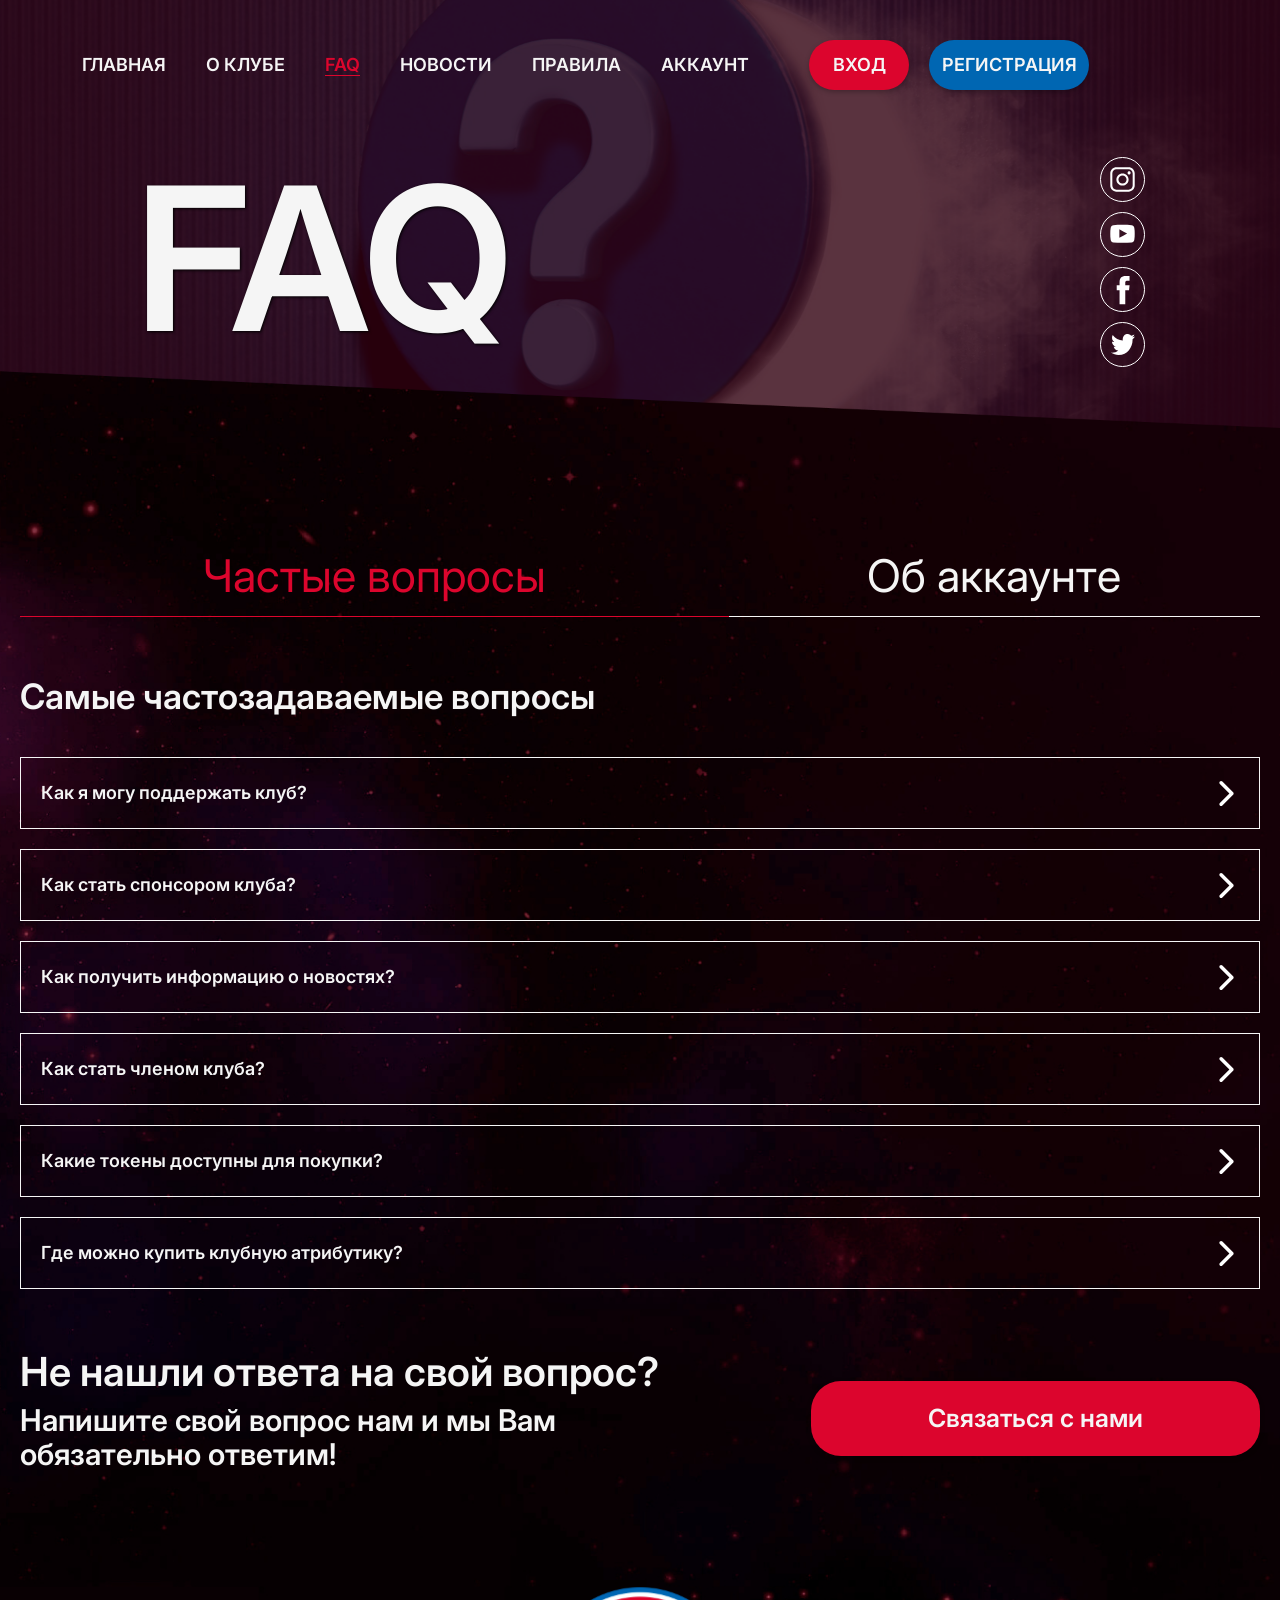
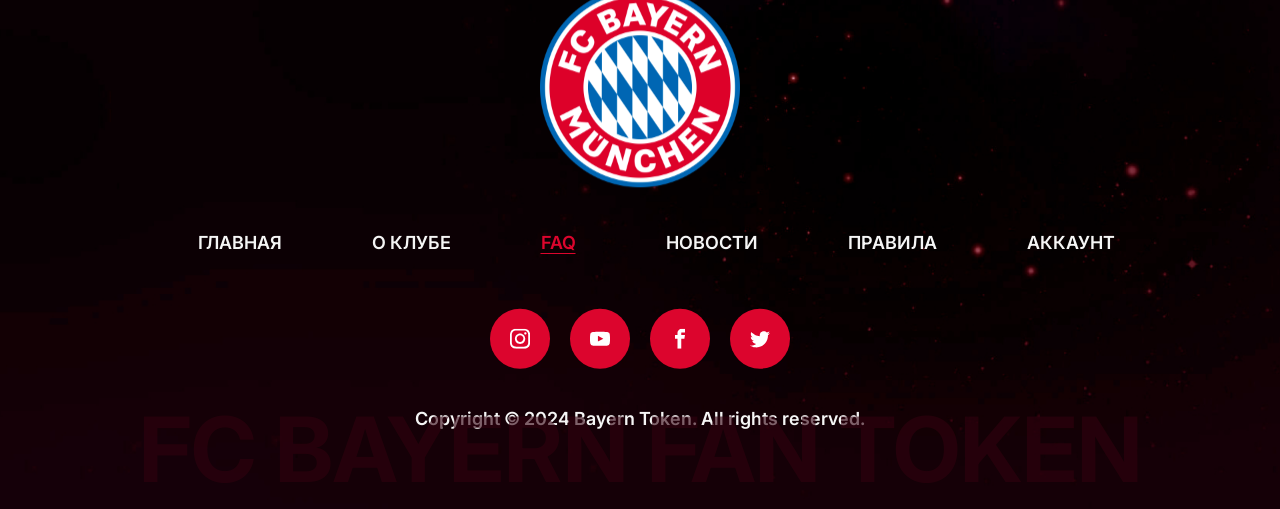
<file: faq.html>
<!doctype html>
<html lang="en">
<head>
    <meta charset="UTF-8">
    <meta name="viewport" content="width=device-width, initial-scale=1.0"/>
    <meta http-equiv="X-UA-Compatible" content="ie=edge">
    <link rel="icon" href="./images/header_logotype.svg" type="image/svg+xml">
    <link href="https://cdn.jsdelivr.net/npm/bootstrap@5.3.3/dist/css/bootstrap.min.css" rel="stylesheet" integrity="sha384-QWTKZyjpPEjISv5WaRU9OFeRpok6YctnYmDr5pNlyT2bRjXh0JMhjY6hW+ALEwIH" crossorigin="anonymous">
    <link rel="stylesheet" href="./styles/style.css">
    <link rel="stylesheet" href="./styles/navbar_styles.css">
    <link rel="stylesheet" href="./styles/footer_styles.css">
    <link rel="stylesheet" href="./styles/faq_styles.css">
    <title>FAQ</title>
    <meta name="description" content="футбольный клуб байерн bayern fc фк спортивный клуб спорт футбол">
</head>
<body>
    <header class="header">
        <div class="navbar">
            <div class="logotype">
                <img src="./images/header_logotype.svg" alt="логотип">
            </div>
            <nav class="nav">
                <ul>
                    <li><a href="./index.html" class="home">Главная</a></li>
                    <li><a href="./about.html" class="about">О клубе</a></li>
                    <li><a href="./faq.html" class="FAQ">FAQ</a></li>
                    <li><a href="./news.html" class="news_nav">Новости</a></li>
                    <li><a href="./rules.html" class="rules">Правила</a></li>
                    <li><a href="./account.html" class="account_page">Аккаунт</a></li>
                </ul>
                <a href="./login.html" class="login header__button">ВХОД</a>
                <a href="./register.html" class="signup header__button">РЕГИСТРАЦИЯ</a>
            </nav>
        </div>
        <div class="navbar__mobile">
            <div class="logotype">
                <img src="./images/header_logotype.svg" alt="логотип">
            </div>
            <span class="navbar__mobile-title">FC BAYERN</span>
            <nav class="nav">
                <div id="modal__open">
                    <div class="nav__line"></div>
                    <div class="nav__line"></div>
                    <div class="nav__line"></div>
                </div>
                <div class="nav__mobile" id="modal">
                    <div class="mobile__ul-krest">
                        <ul class="mobile__list">
                            <li><a href="./index.html" class="home">Главная</a></li>
                            <li><a href="./about.html" class="about">О клубе</a></li>
                            <li><a href="./faq.html" class="FAQ">FAQ</a></li>
                            <li><a href="./news.html" class="news">Новости</a></li>
                            <li><a href="./rules.html" class="rules">Правила</a></li>
                            <li><a href="./account.html" class="account_page">Аккаунт</a></li>
                        </ul>
                        <div class="krest" id="modal__close">
                            <div class="line"></div>
                            <div class="line-two"></div>
                        </div>
                    </div>
                    <div class="nav__mobile-buttons">
                        <a href="./login.html" class="login-mobile header__button-mobile">ВХОД</a>
                        <a href="./register.html" class="signup-mobile header__button-mobile">РЕГИСТРАЦИЯ</a>
                    </div>
                </div>
            </nav>
        </div>
        <div class="header__content">
            <div class="content__left">
                <div class="header__content-text">
                    <h1 class="header__title">FAQ</h1>
                </div>
            </div>
            <div class="content__right">
                <a class="content__right-one" href="https://www.instagram.com/fcbayern/">
                    <img src="./images/insta.svg" alt="инстаграм">
                </a>
                <a class="content__right-two" href="https://www.youtube.com/channel/UCZkcxFIsqW5htimoUQKA0iA">
                    <img src="./images/youtube.svg" alt="ютуб">
                </a>
                <a class="content__right-three" href="https://www.facebook.com/fcbayern.en/?locale=ru_RU">
                    <img src="./images/facebook.svg" alt="фейсбук">
                </a>
                <a class="content__right-four" href="https://x.com/FCBayernEN?ref_src=twsrc%5Egoogle%7Ctwcamp%5Eserp%7Ctwgr%5Eauthor">
                    <img src="./images/twit.svg" alt="твиттер">
                </a>
            </div>
        </div>
    </header>
    <main class="main">
        <section class="faq__head">
            <div class="container">
                <div class="faq__head-content">
                    <div class="faq__head-general" id="generalFaq">
                        <h2 class="general__title" id="generalTitle">Частые вопросы</h2>
                    </div>
                    <div class="faq__head-account" id="accountFaq">
                        <h2 class="account__title" id="accountTitle">Об аккаунте</h2>
                    </div>
                </div>
            </div>
        </section>
        <section class="faq__general" id="general_questions">
            <div class="container">
                <div class="faq__general-content faq__content">
                    <h2 class="faq__general-title">Самые частозадаваемые вопросы</h2>
                    <div class="general__questions">
                        <div class="question">
                            <div class="question__title">
                                <span>Как я могу поддержать клуб?</span>
                                <img src="./images/arrow.svg" alt="стрелка" class="arrow">
                            </div>
                            <div class="question__answer">
                                <span>
                                Вы можете поддержать наш клуб, став членом фан-клуба, посещая матчи, а также покупая официальную атрибутику. Дополнительно вы можете следить за новостями клуба и активно участвовать в обсуждениях в наших социальных сетях, делая наш клуб еще более популярным.
                                </span>
                            </div>
                        </div>
                        <div class="question">
                            <div class="question__title">
                                <span>Как стать спонсором клуба?</span>
                                <img src="./images/arrow.svg" alt="стрелка" class="arrow">
                            </div>
                            <div class="question__answer">
                                <span>
                                    Если вы хотите стать спонсором нашего клуба, пожалуйста, свяжитесь с нами через раздел «Контакты» на сайте. Мы предложим вам различные варианты сотрудничества в зависимости от ваших интересов и возможностей. Мы всегда открыты для новых партнерств и поддерживаем долгосрочные отношения с нашими спонсорами.
                                </span>
                            </div>
                        </div>
                        <div class="question">
                            <div class="question__title">
                                <span>Как получить информацию о новостях?</span>
                                <img src="./images/arrow.svg" alt="стрелка" class="arrow">
                            </div>
                            <div class="question__answer">
                                <span>
                                    Вся актуальная информация о клубе публикуется в разделе «Новости» на нашем сайте. Также вы можете подписаться на нашу рассылку, чтобы получать последние новости и анонсы прямо на вашу почту. Следите за нами в социальных сетях для мгновенных обновлений.
                                </span>
                            </div>
                        </div>
                        <div class="question">
                            <div class="question__title">
                                <span>Как стать членом клуба?</span>
                                <img src="./images/arrow.svg" alt="стрелка" class="arrow">
                            </div>
                            <div class="question__answer">
                                <span>
                                    Чтобы стать членом нашего клуба, необходимо зарегистрироваться на сайте и написать нам в разделе "Контакты". После этого вы получите доступ к эксклюзивным материалам, участию в мероприятиях клуба, а также специальным предложениям для фанатов.
                                </span>
                            </div>
                        </div>
                        <div class="question answer__small">
                            <div class="question__title">
                                <span>Какие токены доступны для покупки?</span>
                                <img src="./images/arrow.svg" alt="стрелка" class="arrow">
                            </div>
                            <div class="question__answer">
                                <span>Токены регулярно обновляются на главной странице сайта клуба. Следите за обновлениями.</span>
                            </div>
                        </div>
                        <div class="question answer__small">
                            <div class="question__title">
                                <span>Где можно купить клубную атрибутику?</span>
                                <img src="./images/arrow.svg" alt="стрелка" class="arrow">
                            </div>
                            <div class="question__answer">
                                <span>На данный момент наши магазины временно закрыты по тех.причинам. Как только тех.работы закончатся - мы Вас оповестим!</span>
                            </div>
                        </div>
                    </div>
                </div>
            </div>
        </section>
        <section class="faq__account" id="account_questions">
            <div class="container">
                <div class="faq__account-content faq__content">
                    <h2 class="faq__account-title">Вопросы об аккаунте</h2>
                    <div class="account__questions">
                        <div class="question"><div class="question__title">
                                <span>Как зарегистрироваться?</span>
                                <img src="./images/arrow.svg" alt="стрелка" class="arrow">
                            </div>
                            <div class="question__answer">
                                <span>Для регистрации на нашем сайте перейдите в раздел «Регистрация», заполните все необходимые поля, такие как имя, адрес электронной почты и пароль. После этого вы получите подтверждение на вашу почту. Следуйте инструкциям в письме для завершения процесса регистрации.</span>
                            </div>
                        </div>

                        <div class="question">
                            <div class="question__title">
                                <span>Что делать, если я забыл пароль?</span>

                                <img src="./images/arrow.svg" alt="стрелка" class="arrow">
                            </div>
                            <div class="question__answer">
                                <span>Если вы забыли пароль от вашего аккаунта, перейдите на страницу входа и нажмите на ссылку «Забыли пароль?». Введите свой адрес электронной почты, и мы отправим вам инструкции по восстановлению пароля. Следуйте шагам в письме, чтобы установить новый пароль и вернуться в ваш аккаунт.</span>
                            </div>
                        </div>
                        <div class="question">
                            <div class="question__title">
                                <span>Как войти в мой аккаунт?</span>
                                <img src="./images/arrow.svg" alt="стрелка" class="arrow">
                            </div>
                            <div class="question__answer">
                                <span>Для входа в аккаунт необходимо нажать на кнопку "Войти" и ввести свои данные. Также войти в аккаунт можно и в форме регистрации, нажав на кнопку "Уже есть аккаунт?". Помимо этого, Вы можете поставить галочку "Запомнить меня" при регистрации, дабы не нужно было вводить данные раз за разом.</span>
                            </div>
                        </div>
                        <div class="question">
                            <div class="question__title">
                                <span>Как связать свой аккаунт с соц. сетями?</span>
                                <img src="./images/arrow.svg" alt="стрелка" class="arrow">
                            </div>
                            <div class="question__answer">
                                <span>Вы можете привязать свой аккаунт к социальным сетям, таким как Facebook, Instagram или Twitter. Для этого зайдите в настройки аккаунта и выберите раздел «Связать с соцсетями». Это поможет вам быстрее входить в систему и получать обновления о новостях клуба.</span>
                            </div>
                        </div>
                        <div class="question">
                            <div class="question__title">
                                <span>Как изменить настройки уведомлений?</span>
                                <img src="./images/arrow.svg" alt="стрелка" class="arrow">
                            </div>
                            <div class="question__answer">
                                <span>В разделе «Настройки уведомлений» вы можете выбрать, какие уведомления вы хотите получать. Мы предлагаем настройку уведомлений по матчам, новостям клуба, а также эксклюзивным предложениям для членов клуба. Вы можете выбрать, получать ли эти уведомления по электронной почте или через мобильные уведомления.</span>
                            </div>
                        </div>
                        <div class="question  answer__small">
                            <div class="question__title">
                                <span>Как изменить язык сайта?</span>
                                <img src="./images/arrow.svg" alt="стрелка" class="arrow">
                            </div>
                            <div class="question__answer">
                                <span>К сожалению, наш сайт на данный момент не поддерживает других языки, кроме русского. В дальнейшем ситуация изменится. Просим прощения.</span>
                            </div>
                        </div>
                    </div>
                </div>
            </div>
        </section>
        <section class="contact">
            <div class="container">
                <div class="contact__content">
                    <div class="contact__all-text">
                        <h2 class="contact__title">Не нашли ответа на свой вопрос?</h2>
                        <p class="contact__text">Напишите свой вопрос нам и мы Вам обязательно ответим!</p>
                    </div>
                    <br>
                    <a href="" class="contact__button">Связаться с нами</a>
                </div>
            </div>
        </section>
    </main>
    <footer class="footer">
        <div class="container">
            <div class="footer__content">
                <div class="footer__logo">
                    <img src="images/logo__footer.svg" alt="logotype">
                </div>
                <div class="footer__links">
                    <ul>
                        <li><a href="./index.html" class="home">Главная</a></li>
                        <li><a href="./about.html" class="about">О клубе</a></li>
                        <li><a href="./faq.html" class="FAQ">FAQ</a></li>
                        <li><a href="./news.html" class="news_nav">Новости</a></li>
                        <li><a href="./rules.html" class="rules">Правила</a></li>
                        <li><a href="./account.html" class="account_page">Аккаунт</a></li>
                    </ul>
                </div>
                <div class="footer__images-links">
                    <a href="https://www.instagram.com/fcbayern/">
                        <img src="./images/footer__insta.svg" alt="instagram"></a>
                    <a href="https://www.youtube.com/channel/UCZkcxFIsqW5htimoUQKA0iA">
                        <img src="./images/footer__youtube.svg" alt="youtube"></a>
                    <a href="https://www.facebook.com/fcbayern.en/?locale=ru_RU">
                        <img src="./images/footer__facebook.svg" alt="facebook"></a>
                    <a href="https://x.com/FCBayernEN?ref_src=twsrc%5Egoogle%7Ctwcamp%5Eserp%7Ctwgr%5Eauthor">
                        <img src="./images/footer__twitter.svg" alt="twitter"></a>
                </div>
                <div class="footer__content-copyright">
                    <span class="copyright__footer-text">Copyright © 2024 Bayern Token. All rights reserved.</span>
                </div>
                <div class="footer__content-back">
                    <span class="footer__token-text">FC BAYERN FAN TOKEN</span>
                </div>
            </div>
        </div>
    </footer>
    <div class="back__overlay" id="overlay"></div>

    <script src="./scripts/faq_page/faq.js"></script>
    <script src="./scripts/modules/modal.js"></script>
    <script type="module" src="./scripts/animations/faq_page/faq_animations.js"></script>
</body>
</html>
</file>
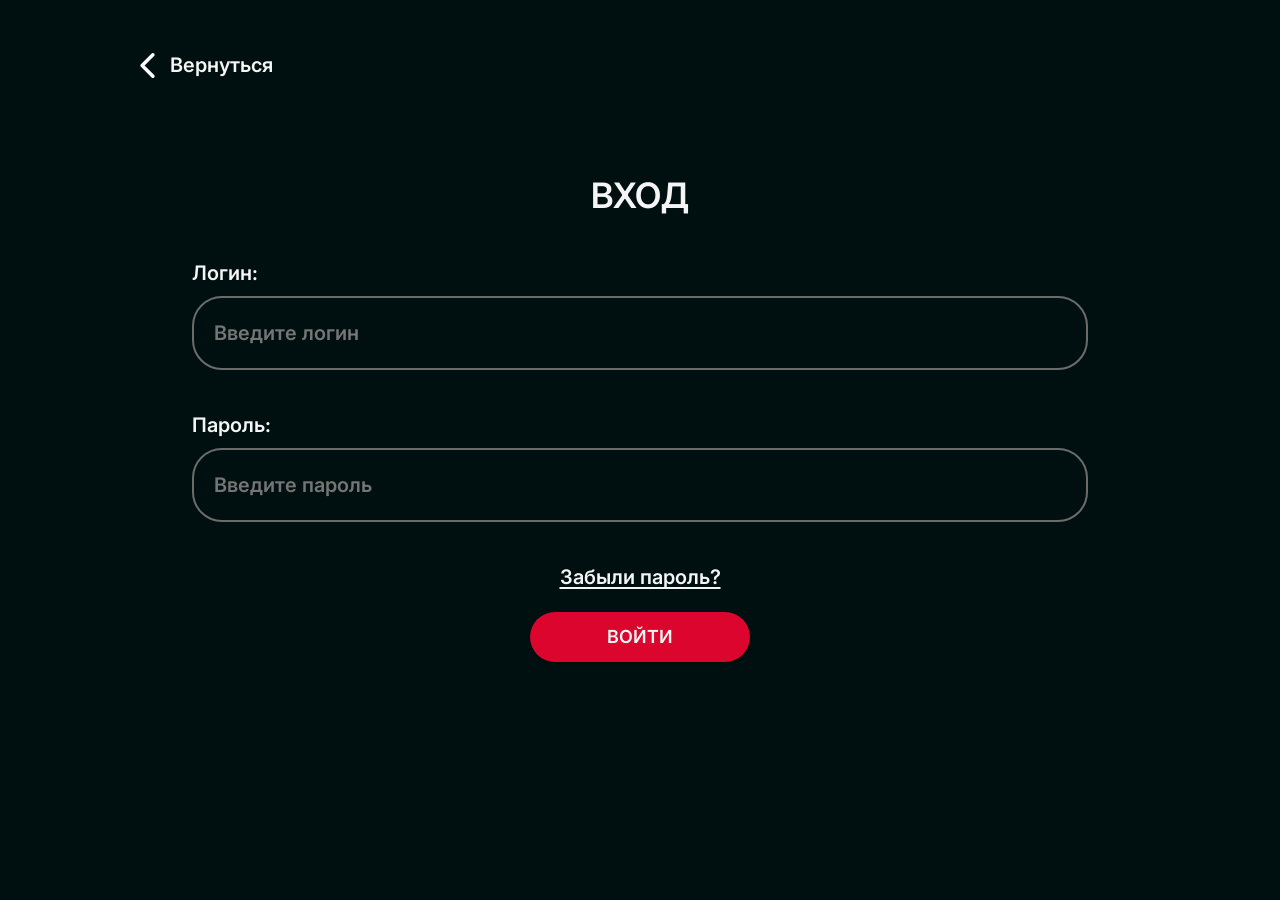
<file: login.html>
<!DOCTYPE html>
<html lang="ru">
<head>
  <meta charset="UTF-8">
  <meta name="viewport" content="width=device-width, initial-scale=1.0"/>
  <meta http-equiv="X-UA-Compatible" content="ie=edge">
  <title>Вход</title>
  <link rel="icon" href="./images/header_logotype.svg" type="image/svg+xml">
  <link href="https://cdn.jsdelivr.net/npm/bootstrap@5.3.3/dist/css/bootstrap.min.css" rel="stylesheet" integrity="sha384-QWTKZyjpPEjISv5WaRU9OFeRpok6YctnYmDr5pNlyT2bRjXh0JMhjY6hW+ALEwIH" crossorigin="anonymous">
  <link rel="stylesheet" href="./styles/navbar_styles.css">
  <link rel="stylesheet" href="./styles/footer_styles.css">
  <link rel="stylesheet" href="./styles/style.css">
  <link rel="stylesheet" href="./styles/login_styles.css">
</head>
<body>
    <header class="header">
      <nav class="nav">
        <button onclick="go_back()" class="nav__back">
          <img src="./images/arrow.svg" class="nav__arrow" alt="стрелка">
          <span class="nav__back-button">Вернуться</span>
        </button>
      </nav>
    </header>
    <main class="main">
      <section class="log_in">

        <div class="container">
          <h1 class="login__title">ВХОД</h1>

          <div class="login__content">

            <form class="login__form">
              <div class="login__stroke">
                <label for="username" class="form-label">Логин:</label>
                <input type="text" class="form-input" id="username" placeholder="Введите логин" autocomplete="off">
              </div>
              <div class="password__stroke">
                <label for="password" class="form-label">Пароль:</label>
                <input type="password" class="form-input" id="password" placeholder="Введите пароль" autocomplete="off">
              </div>
              <a href="" class="forgot-password">Забыли пароль?</a>
              <button class="form__button">ВОЙТИ</button>
            </form>

          </div>

        </div>

      </section>
    </main>

    <script src="./scripts/login_and_register/go-back.js"></script>
    <script type="module" src="./scripts/login_and_register/login.js"></script>
</body>
</html>
</file>
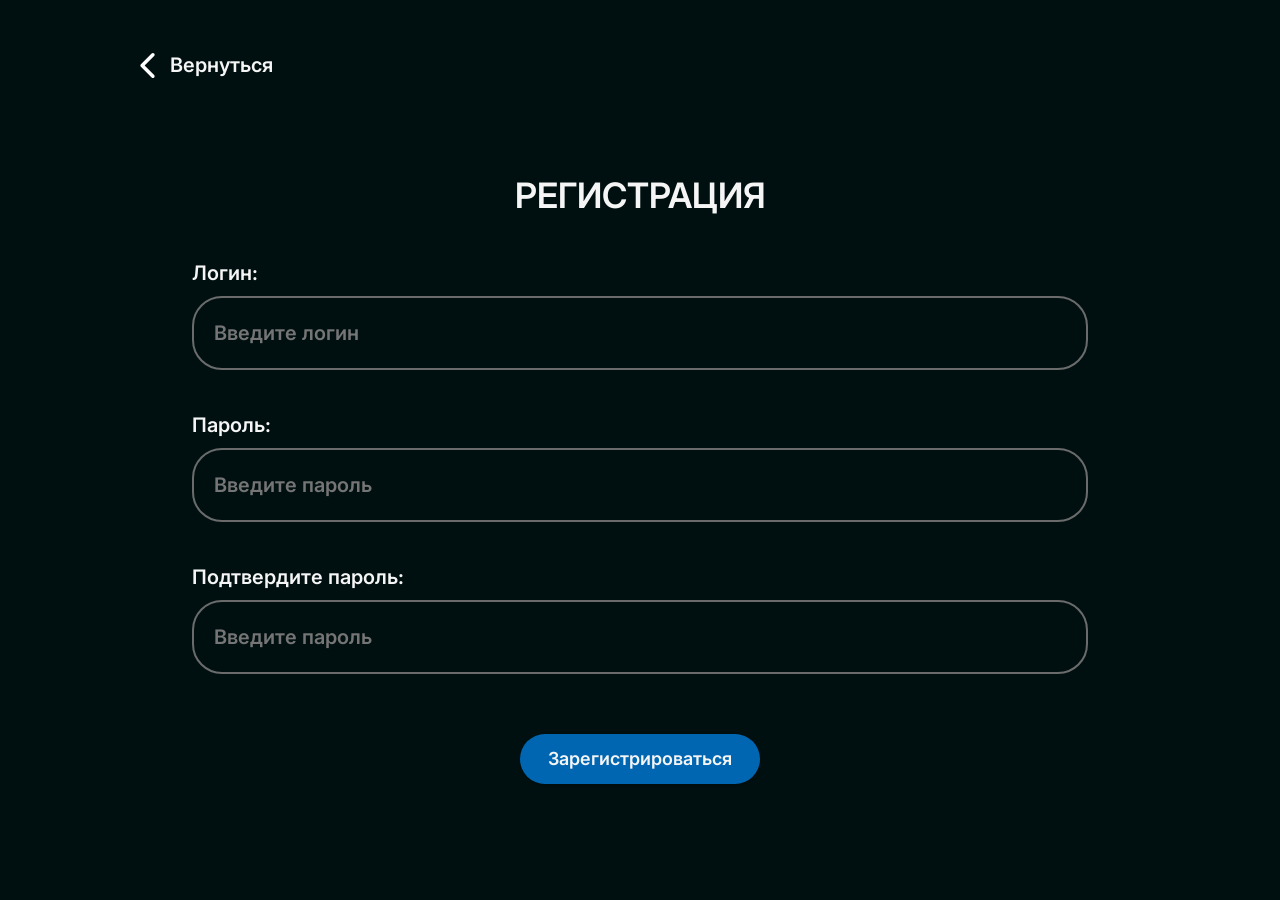
<file: register.html>
<!DOCTYPE html>
<html lang="ru">
<head>
    <meta charset="UTF-8">
    <meta name="viewport" content="width=device-width, initial-scale=1.0"/>
    <meta http-equiv="X-UA-Compatible" content="ie=edge">
    <title>Регистрация</title>
    <link rel="icon" href="./images/header_logotype.svg" type="image/svg+xml">
    <link href="https://cdn.jsdelivr.net/npm/bootstrap@5.3.3/dist/css/bootstrap.min.css" rel="stylesheet" integrity="sha384-QWTKZyjpPEjISv5WaRU9OFeRpok6YctnYmDr5pNlyT2bRjXh0JMhjY6hW+ALEwIH" crossorigin="anonymous">
    <link rel="stylesheet" href="./styles/navbar_styles.css">
    <link rel="stylesheet" href="./styles/footer_styles.css">
    <link rel="stylesheet" href="./styles/style.css">
    <link rel="stylesheet" href="./styles/login_styles.css">
    <link rel="stylesheet" href="./styles/register_styles.css">
</head>
<body>
    <header class="header">
        <nav class="nav">
            <button onclick="go_back()" class="nav__back">
                <img src="./images/arrow.svg" class="nav__arrow" alt="стрелка">
                <span class="nav__back-button">Вернуться</span>
            </button>
        </nav>
    </header>
    <main class="main">
        <section class="log_in">

            <div class="container">
                <h1 class="login__title">РЕГИСТРАЦИЯ</h1>

                <div class="login__content">

                    <form class="login__form register__form">
                        <div class="login__stroke form__stroke">
                            <label for="username" class="form-label">Логин:</label>
                            <input type="text" class="form-input" id="username" placeholder="Введите логин" autocomplete="off">
                        </div>
                        <div class="password__stroke form__stroke">
                            <label for="password" class="form-label">Пароль:</label>
                            <input type="password" class="form-input" id="password" placeholder="Введите пароль" autocomplete="off">
                        </div>
                        <div class="password__stroke-confirmation form__stroke">
                            <label for="password-confirmation" class="form-label">Подтвердите пароль:</label>
                            <input type="password" class="form-input" id="password-confirmation" placeholder="Введите пароль" autocomplete="off">
                        </div>

                        <button id="registerButton" class="form__button">Зарегистрироваться</button>
                    </form>

                </div>

            </div>

        </section>
        <div id="customAlert" class="custom-alert">
            Текст скопирован!
        </div>
    </main>

    <script src="./scripts/login_and_register/go-back.js"></script>
    <script type="module" src="./scripts/login_and_register/password-confirmation.js"></script>
</body>
</html>
</file>
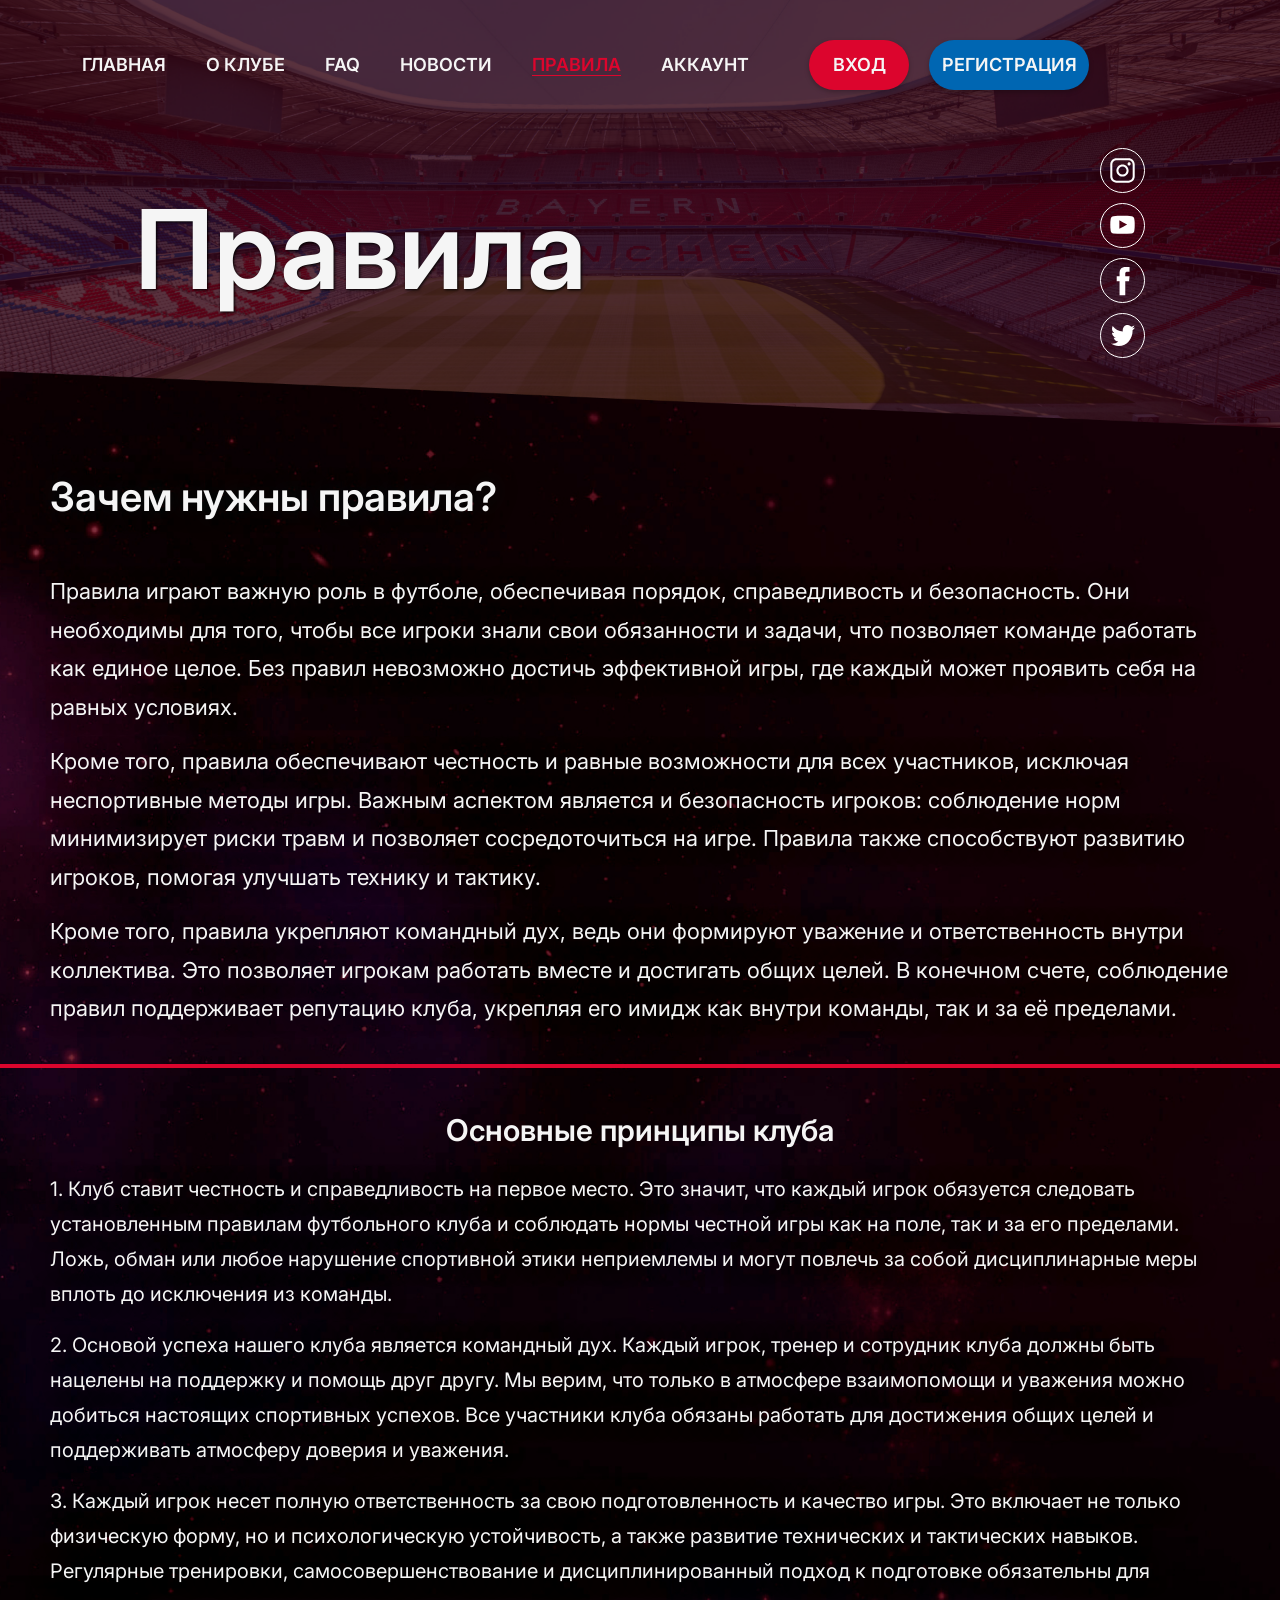
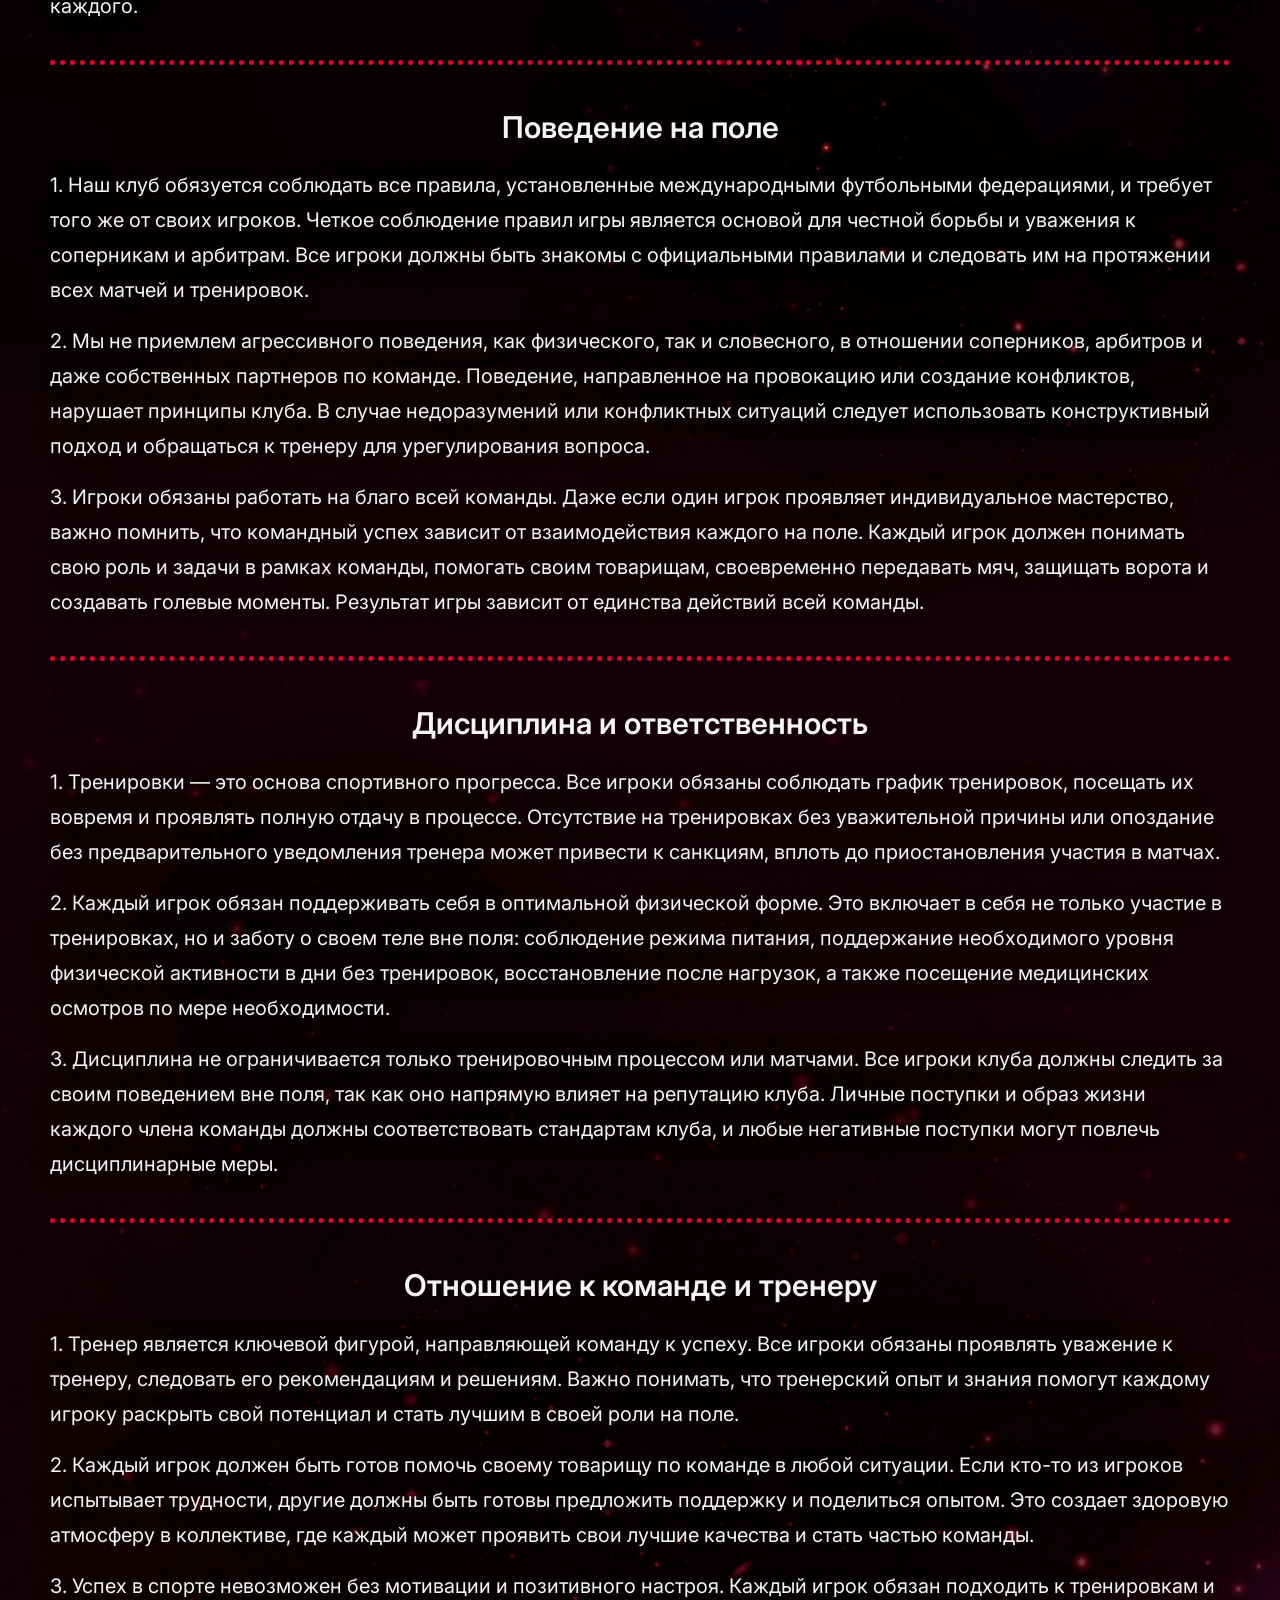
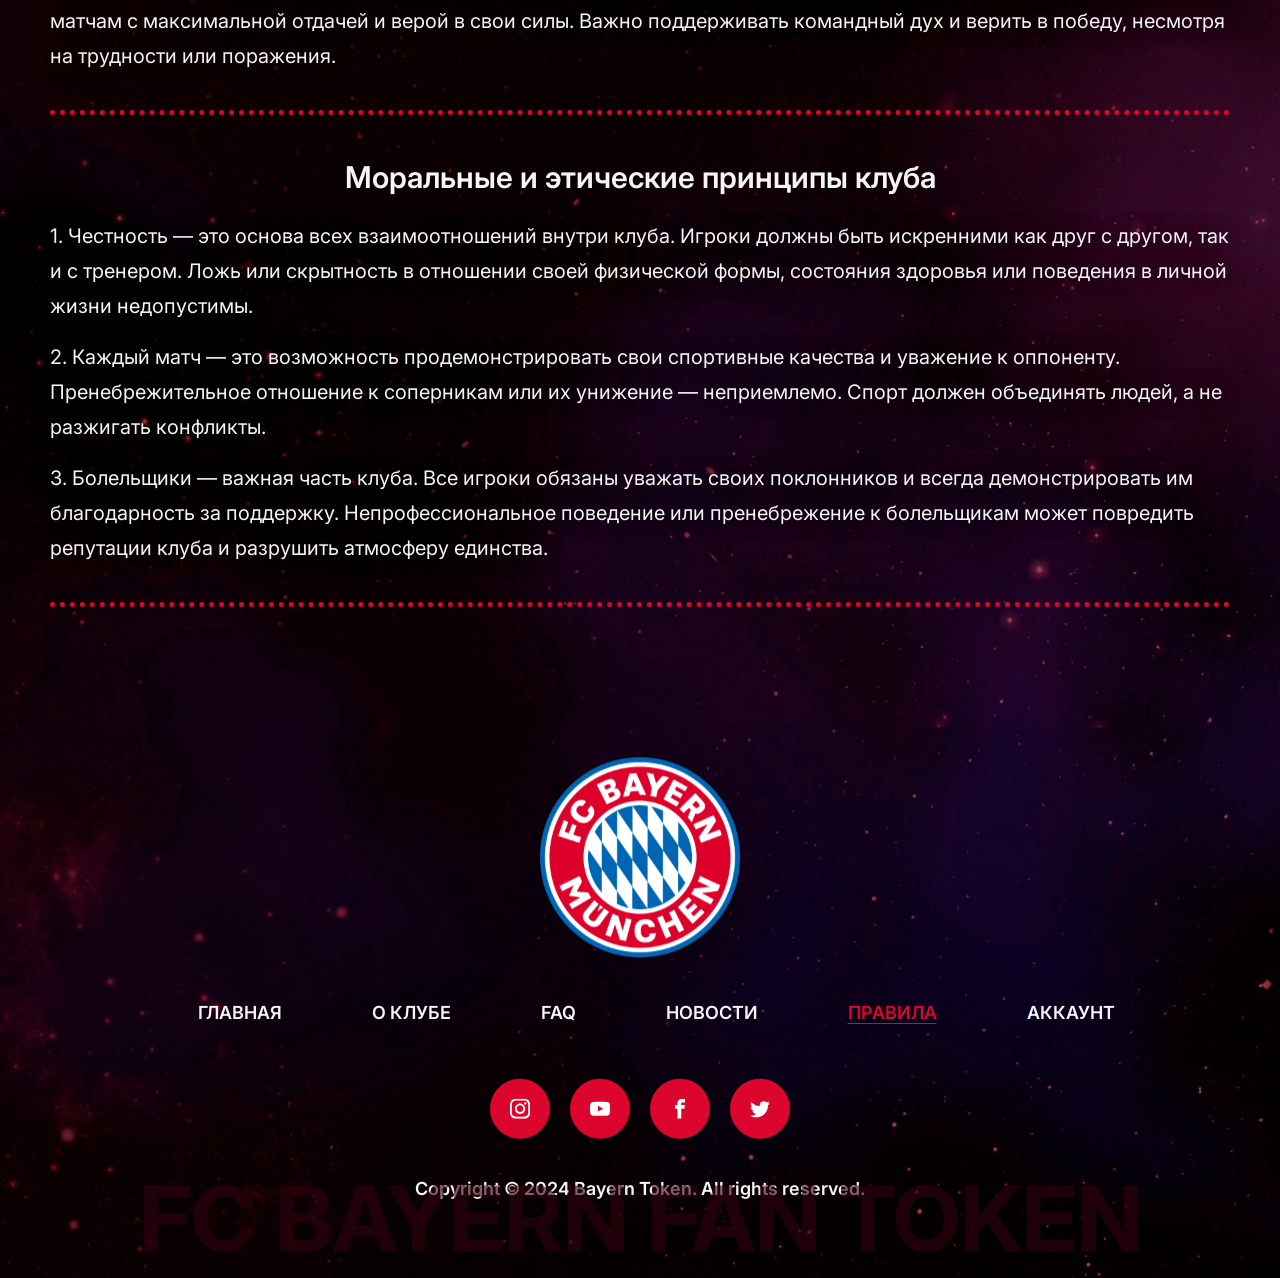
<file: rules.html>
<!DOCTYPE html>
<html lang="ru">
<head>
  <meta charset="UTF-8">
  <meta name="viewport" content="width=device-width, initial-scale=1.0"/>
  <meta http-equiv="X-UA-Compatible" content="ie=edge">
  <title>Правила</title>
  <link rel="icon" href="./images/header_logotype.svg" type="image/svg+xml">
  <meta name="description" content="футбольный клуб байерн bayern fc фк спортивный клуб спорт футбол">
  <link href="https://cdn.jsdelivr.net/npm/bootstrap@5.3.3/dist/css/bootstrap.min.css" rel="stylesheet" integrity="sha384-QWTKZyjpPEjISv5WaRU9OFeRpok6YctnYmDr5pNlyT2bRjXh0JMhjY6hW+ALEwIH" crossorigin="anonymous">
  <link rel="stylesheet" href="./styles/navbar_styles.css">
  <link rel="stylesheet" href="./styles/footer_styles.css">
  <link rel="stylesheet" href="./styles/style.css">
  <link rel="stylesheet" href="./styles/rules_styles.css">
</head>
<body>
    <header class="header">
      <div class="navbar">
        <div class="logotype">
          <img src="./images/header_logotype.svg" alt="логотип">
        </div>
        <nav class="nav">
          <ul>
            <li><a href="./index.html" class="home">Главная</a></li>
            <li><a href="./about.html" class="about">О клубе</a></li>
            <li><a href="./faq.html" class="FAQ">FAQ</a></li>
            <li><a href="./news.html" class="news">Новости</a></li>
            <li><a href="./rules.html" class="rules">Правила</a></li>
            <li><a href="./account.html" class="account_page">Аккаунт</a></li>
          </ul>
          <a href="./login.html" class="login header__button">ВХОД</a>
          <a href="./register.html" class="signup header__button">РЕГИСТРАЦИЯ</a>
        </nav>
      </div>
      <div class="navbar__mobile">
        <div class="logotype">
          <img src="./images/header_logotype.svg" alt="логотип">
        </div>
        <span class="navbar__mobile-title">FC BAYERN</span>
        <nav class="nav">
          <div id="modal__open">
            <div class="nav__line"></div>
            <div class="nav__line"></div>
            <div class="nav__line"></div>
          </div>
          <div class="nav__mobile" id="modal">
            <div class="mobile__ul-krest">
              <ul class="mobile__list">
                <li><a href="./index.html" class="home">Главная</a></li>
                <li><a href="./about.html" class="about">О клубе</a></li>
                <li><a href="./faq.html" class="FAQ">FAQ</a></li>
                <li><a href="./news.html" class="news">Новости</a></li>
                <li><a href="./rules.html" class="rules">Правила</a></li>
                <li><a href="./account.html" class="account_page">Аккаунт</a></li>
              </ul>
              <div class="krest" id="modal__close">
                <div class="line"></div>
                <div class="line-two"></div>
              </div>
            </div>
            <div class="nav__mobile-buttons">
              <a href="./login.html" class="login-mobile header__button-mobile">ВХОД</a>
              <a href="./register.html" class="signup-mobile header__button-mobile">РЕГИСТРАЦИЯ</a>
            </div>
          </div>
        </nav>
      </div>
      <div class="header__content">
        <div class="content__left">
          <div class="header__content-text">
            <h1 class="header__title">Правила</h1>
          </div>
        </div>
        <div class="content__right">
          <a class="content__right-one" href="https://www.instagram.com/fcbayern/">
            <img src="./images/insta.svg" alt="инстаграм">
          </a>
          <a class="content__right-two" href="https://www.youtube.com/channel/UCZkcxFIsqW5htimoUQKA0iA">
            <img src="./images/youtube.svg" alt="ютуб">
          </a>
          <a class="content__right-three" href="https://www.facebook.com/fcbayern.en/?locale=ru_RU">
            <img src="./images/facebook.svg" alt="фейсбук">
          </a>
          <a class="content__right-four" href="https://x.com/FCBayernEN?ref_src=twsrc%5Egoogle%7Ctwcamp%5Eserp%7Ctwgr%5Eauthor">
            <img src="./images/twit.svg" alt="твиттер">
          </a>
        </div>
      </div>
    </header>

    <main class="main">

      <section class="why__need-rules">
        <div class="container">
          <h2 class="why__need-title">Зачем нужны правила?</h2>

          <div class="why__need-alltext">

            <p class="why__need-text">Правила играют важную роль в футболе, обеспечивая порядок, справедливость и безопасность. Они необходимы для того, чтобы все игроки знали свои обязанности и задачи, что позволяет команде работать как единое целое. Без правил невозможно достичь эффективной игры, где каждый может проявить себя на равных условиях.</p>
            <p class="why__need-text">Кроме того, правила обеспечивают честность и равные возможности для всех участников, исключая неспортивные методы игры. Важным аспектом является и безопасность игроков: соблюдение норм минимизирует риски травм и позволяет сосредоточиться на игре. Правила также способствуют развитию игроков, помогая улучшать технику и тактику.</p>
            <p class="why__need-text">Кроме того, правила укрепляют командный дух, ведь они формируют уважение и ответственность внутри коллектива. Это позволяет игрокам работать вместе и достигать общих целей. В конечном счете, соблюдение правил поддерживает репутацию клуба, укрепляя его имидж как внутри команды, так и за её пределами.</p>

          </div>
        </div>
      </section>

      <section class="rules__content">
        <div class="container">
          <div class="rules__content-block one-anim">

            <h2 class="rules__block-title one-title">Основные принципы клуба</h2>

            <div class="rules__block-alltext one-text">
              <p class="rules__alltext-text">1. Клуб ставит честность и справедливость на первое место. Это значит, что каждый игрок обязуется следовать установленным правилам футбольного клуба и соблюдать нормы честной игры как на поле, так и за его пределами. Ложь, обман или любое нарушение спортивной этики неприемлемы и могут повлечь за собой дисциплинарные меры вплоть до исключения из команды.</p>
              <p class="rules__alltext-text">2. Основой успеха нашего клуба является командный дух. Каждый игрок, тренер и сотрудник клуба должны быть нацелены на поддержку и помощь друг другу. Мы верим, что только в атмосфере взаимопомощи и уважения можно добиться настоящих спортивных успехов. Все участники клуба обязаны работать для достижения общих целей и поддерживать атмосферу доверия и уважения.</p>
              <p class="rules__alltext-text">3. Каждый игрок несет полную ответственность за свою подготовленность и качество игры. Это включает не только физическую форму, но и психологическую устойчивость, а также развитие технических и тактических навыков. Регулярные тренировки, самосовершенствование и дисциплинированный подход к подготовке обязательны для каждого.</p>
            </div>

          </div>
          <div class="rules__content-block two-anim">

            <h2 class="rules__block-title two-title">Поведение на поле</h2>

            <div class="rules__block-alltext two-text">
              <p class="rules__alltext-text">1. Наш клуб обязуется соблюдать все правила, установленные международными футбольными федерациями, и требует того же от своих игроков. Четкое соблюдение правил игры является основой для честной борьбы и уважения к соперникам и арбитрам. Все игроки должны быть знакомы с официальными правилами и следовать им на протяжении всех матчей и тренировок.</p>
              <p class="rules__alltext-text">2. Мы не приемлем агрессивного поведения, как физического, так и словесного, в отношении соперников, арбитров и даже собственных партнеров по команде. Поведение, направленное на провокацию или создание конфликтов, нарушает принципы клуба. В случае недоразумений или конфликтных ситуаций следует использовать конструктивный подход и обращаться к тренеру для урегулирования вопроса.</p>
              <p class="rules__alltext-text">3. Игроки обязаны работать на благо всей команды. Даже если один игрок проявляет индивидуальное мастерство, важно помнить, что командный успех зависит от взаимодействия каждого на поле. Каждый игрок должен понимать свою роль и задачи в рамках команды, помогать своим товарищам, своевременно передавать мяч, защищать ворота и создавать голевые моменты. Результат игры зависит от единства действий всей команды.</p>
            </div>

          </div>
          <div class="rules__content-block three-anim">

            <h2 class="rules__block-title three-title">Дисциплина и ответственность</h2>

            <div class="rules__block-alltext three-text">
              <p class="rules__alltext-text">1. Тренировки — это основа спортивного прогресса. Все игроки обязаны соблюдать график тренировок, посещать их вовремя и проявлять полную отдачу в процессе. Отсутствие на тренировках без уважительной причины или опоздание без предварительного уведомления тренера может привести к санкциям, вплоть до приостановления участия в матчах.</p>
              <p class="rules__alltext-text">2. Каждый игрок обязан поддерживать себя в оптимальной физической форме. Это включает в себя не только участие в тренировках, но и заботу о своем теле вне поля: соблюдение режима питания, поддержание необходимого уровня физической активности в дни без тренировок, восстановление после нагрузок, а также посещение медицинских осмотров по мере необходимости.</p>
              <p class="rules__alltext-text">3. Дисциплина не ограничивается только тренировочным процессом или матчами. Все игроки клуба должны следить за своим поведением вне поля, так как оно напрямую влияет на репутацию клуба. Личные поступки и образ жизни каждого члена команды должны соответствовать стандартам клуба, и любые негативные поступки могут повлечь дисциплинарные меры.</p>
            </div>

          </div>
          <div class="rules__content-block four-anim">

            <h2 class="rules__block-title four-title">Отношение к команде и тренеру</h2>

            <div class="rules__block-alltext four-text">
              <p class="rules__alltext-text">1. Тренер является ключевой фигурой, направляющей команду к успеху. Все игроки обязаны проявлять уважение к тренеру, следовать его рекомендациям и решениям. Важно понимать, что тренерский опыт и знания помогут каждому игроку раскрыть свой потенциал и стать лучшим в своей роли на поле.</p>
              <p class="rules__alltext-text">2. Каждый игрок должен быть готов помочь своему товарищу по команде в любой ситуации. Если кто-то из игроков испытывает трудности, другие должны быть готовы предложить поддержку и поделиться опытом. Это создает здоровую атмосферу в коллективе, где каждый может проявить свои лучшие качества и стать частью команды.</p>
              <p class="rules__alltext-text">3. Успех в спорте невозможен без мотивации и позитивного настроя. Каждый игрок обязан подходить к тренировкам и матчам с максимальной отдачей и верой в свои силы. Важно поддерживать командный дух и верить в победу, несмотря на трудности или поражения.</p>
            </div>

          </div>
          <div class="rules__content-block five-anim">

            <h2 class="rules__block-title five-title">Моральные и этические принципы клуба</h2>

            <div class="rules__block-alltext five-text">
              <p class="rules__alltext-text">1. Честность — это основа всех взаимоотношений внутри клуба. Игроки должны быть искренними как друг с другом, так и с тренером. Ложь или скрытность в отношении своей физической формы, состояния здоровья или поведения в личной жизни недопустимы.</p>
              <p class="rules__alltext-text">2. Каждый матч — это возможность продемонстрировать свои спортивные качества и уважение к оппоненту. Пренебрежительное отношение к соперникам или их унижение — неприемлемо. Спорт должен объединять людей, а не разжигать конфликты.</p>
              <p class="rules__alltext-text">3. Болельщики — важная часть клуба. Все игроки обязаны уважать своих поклонников и всегда демонстрировать им благодарность за поддержку. Непрофессиональное поведение или пренебрежение к болельщикам может повредить репутации клуба и разрушить атмосферу единства.</p>
            </div>

          </div>
        </div>
      </section>

    </main>

    <footer class="footer">
        <div class="container">
          <div class="footer__content">
            <div class="footer__logo">
              <img src="images/logo__footer.svg" alt="logotype">
            </div>
            <div class="footer__links">
              <ul>
                <li><a href="./index.html" class="home">Главная</a></li>
                <li><a href="./about.html" class="about">О клубе</a></li>
                <li><a href="./faq.html" class="FAQ">FAQ</a></li>
                <li><a href="./news.html" class="news_nav">Новости</a></li>
                <li><a href="./rules.html" class="rules">Правила</a></li>
                <li><a href="./account.html" class="account_page">Аккаунт</a></li>
              </ul>
            </div>
            <div class="footer__images-links">
              <a href="https://www.instagram.com/fcbayern/">
                <img src="./images/footer__insta.svg" alt="instagram"></a>
              <a href="https://www.youtube.com/channel/UCZkcxFIsqW5htimoUQKA0iA">
                <img src="./images/footer__youtube.svg" alt="youtube"></a>
              <a href="https://www.facebook.com/fcbayern.en/?locale=ru_RU">
                <img src="./images/footer__facebook.svg" alt="facebook"></a>
              <a href="https://x.com/FCBayernEN?ref_src=twsrc%5Egoogle%7Ctwcamp%5Eserp%7Ctwgr%5Eauthor">
                <img src="./images/footer__twitter.svg" alt="twitter"></a>
            </div>
            <div class="footer__content-copyright">
              <span class="copyright__footer-text">Copyright © 2024 Bayern Token. All rights reserved.</span>
            </div>
            <div class="footer__content-back">
              <span class="footer__token-text">FC BAYERN FAN TOKEN</span>
            </div>
          </div>
        </div>
    </footer>
    <div class="back__overlay" id="overlay"></div>
    <script src="./scripts/modules/modal.js"></script>
    <script type="module" src="./scripts/animations/rules_page/rules_animations.js"></script>
</body>
</html>
</file>
<file: styles/news_style.css>
.header {
    min-height: 642px;
    background-image: url(./images/news_header.jpg);
}
.header__content {
    margin-top: 85px;
}
.header__title {
    font-size: 120px;
}
.home {
    text-decoration: none;
    color: #f5f5f5;
}
.news_nav {
    text-decoration: underline;
    text-decoration-skip-ink: none;
    text-underline-offset: 4px;
    color: #dc052d;
}

@media (max-width: 1440px) {
    .header {
        min-height: 400px;
    }
    .header__content {
        margin-top: 30px;
    }
    .card__img {
        filter: grayscale(1);
    }
    .card__text > h3 {
        top: 125px;
        text-shadow: black 1px 1px 5px;
    }
    .card__text > span {
        top: 120px;
        text-shadow: black 1px 1px 5px;
    }
}
@media (max-width: 1200px) {
    .content__news-card {
        max-width: 400px;
        height: 300px;
    }
    .card__text > h3 {
        font-size: 20px;
    }
    .card__text > span {
        font-size: 16px;
    }
}
@media (max-width: 1024px) {
    .header {
        min-height: 500px;
    }
    .header {
        min-height: 360px;
    }
    .header__title {
        font-size: 75px;
    }
    .header__content {
        justify-content: center;
        gap: 150px;
    }
    .content__right {
        flex-direction: row;
    }
    .news__content-news {
        margin-top: 20px;
    }
    .content__news-card {
        max-width: 400px;
        height: 300px;
    }
    .card__text > h3 {
        font-size: 20px;
    }
    .card__text > span {
        font-size: 16px;
    }
}
@media (max-width: 870px) {
    .header {
        min-height: 350px;
    }
    .header__title {
        font-size: 60px;
    }
    .header__content {
        margin-top: 100px;
        margin-bottom: 40px;
    }
    .header__button {
        margin-top: 65px;
    }
    .content__right {
        flex-direction: row;
    }
    .news__content-news {
        margin-top: 10px;
    }
    .content__news-card {
        max-width: 600px;
        height: 300px;
    }
    .card__text > h3 {
        font-size: 25px;
    }
    .card__text > span {
        font-size: 20px;
    }
}
@media (max-width: 810px) {
    .header__content {
        margin-top: 120px;
    }
}
@media (max-width: 651px) {
    .header__title {
        display: block;
    }
    .header__title {
        font-size: 50px;
    }
    .card__text > h3 {
        font-size: 23px;
    }
    .card__text > span {
        font-size: 18px;
    }
}
@media (max-width: 580px) {
    .header {
        min-height: 300px;
    }
    .header__title {
        font-size: 40px;
    }
    .header__content {
        margin-bottom: 20px;
    }
    .content__news-card {
        max-width: 400px;
        height: 300px;
    }
    .card__text > h3 {
        font-size: 20px;
    }
    .card__text > span {
        font-size: 15px;
    }
}
@media (max-width: 510px) {
    .header {
        min-height: 250px;
    }
    .header__content {
        margin-top: 50px;
    }
    .header__title {
        font-size: 35px;
    }
    .content__right {
        flex-direction: row;
    }
    .news__content-news {
        margin-top: 10px;
    }
    .card__text > h3 {
        font-size: 20px;
    }
    .card__text > span {
        font-size: 15px;
    }
}
@media (max-width: 480px) {
    .header {
        min-height: 200px;
    }
    .header__title {
        font-size: 30px;
    }
    .header__content {
        margin-top: 50px;
    }
    .content__right {
        flex-direction: row;
    }
    .news__content-news {
        margin-top: 10px;
    }
    .card__text > h3 {
        font-size: 20px;
    }
    .card__text > span {
        font-size: 15px;
    }
}
@media (max-width: 460px) {
    .header {
        min-height: 270px;
    }
    .header__title {
        font-size: 35px;
    }
    .header__content {
        gap: 25px;
        padding-bottom: 20px;
    }
    .content__right {
        flex-direction: row;
    }
}
@media (max-width: 450px) {
    .header {
        min-height: 350px;
    }
}
</file>
<file: styles/navbar_styles.css>
.navbar {
    padding-top: 40px;
    padding-inline: 135px;
    display: flex;
    justify-content: space-between;
}
.nav {
    display: flex;
    align-items: center;
}
ul {
    display: flex;
    gap: 40px;
    margin: 0;
}
li {
    list-style-type: none;
}
ul > li > a {
    font-family: var(--font-family), sans-serif;
    font-weight: 600;
    font-size: 18px;
    line-height: 167%;
    color: #f5f5f5;
    text-decoration: none;
    text-transform: uppercase;
    transition: 0.3s;
}
.home {
    text-decoration: underline;
    text-decoration-skip-ink: none;
    text-underline-offset: 4px;
    color: #dc052d;
}
.navbar__login-register {
    display: flex;
    align-items: center;
    gap: 20px;
}
.header__button {
    box-shadow: 0 2px 5px 0 rgba(0, 0, 0, 0.25);
    width: 130px;
    height: 50px;
    border-radius: 30px;
    font-family: var(--font-family), sans-serif;
    font-weight: 600;
    font-size: 18px;
    line-height: 167%;
    color: #f5f5f5;
    border: none;
    transition: 0.4s;
    text-decoration: none;
    display: flex;
    justify-content: center;
    align-items: center;
    cursor: pointer;
}
.login {
    background: #dc052d;
    margin-left: 60px;
}
.signup {
    background: #0066b2;
    margin-left: 20px;
    width: 200px;
}

/*ХОВЕРЫ*/
@media (hover:hover) and (pointer:fine) {
    ul > li > a:hover {
        text-decoration: underline;
        text-decoration-skip-ink: none;
        text-underline-offset: 4px;
        color: #dc052d;
    }
    .header__button:hover {
        background: white;
        color: #001010;
        border: 1px solid black;
    }
}
/*АДАПТИВ*/

.logotype {
    display: flex;
    align-items: center;
    gap: 10px;
}
.logotype > img{
    width: 100px !important;
}
.navbar__mobile-title {
    font-family: var(--font-family), sans-serif;
    font-weight: 600;
    font-size: 40px;
    line-height: 167%;
    color: #f5f5f5;
    text-shadow: #001010 1px 1px 3px;
}
.navbar__mobile {
    display: flex;
    align-items: center;
    justify-content: space-between;
    padding: 25px 100px 15px 50px;
}
#modal__open {
    width: 70px;
    height: 70px;
    border-radius: 50%;
    border: 2px solid #f5f5f5;
    background: #dc052d;
    display: flex;
    flex-direction: column;
    align-items: center;
    justify-content: center;
    gap: 10px;
    position: fixed;
    z-index: 1000;
    right: 35px;
}
.nav__line {
    width: 35px;
    height: 4px;
    background: white;
}
.nav__mobile {
    width: 60%;
    height: 100vh;
    background: #31000f;
    position: fixed;
    z-index: 2000;
    right: -1000px;
    top: 0;
    visibility: hidden;
    transition: 0.4s;
    display: flex;
    flex-direction: column;
}
.nav__mobile.active {
    display: block;
}
.nav__mobile-up {
    display: flex;
}
.mobile__list {
    display: flex;
    flex-direction: column;
    gap: 20px;
    padding: 50px 0 0 50px;
}
.mobile__list > li > a {
    font-family: var(--font-family), sans-serif;
    font-weight: 600;
    font-size: 25px;
    line-height: 167%;
    color: #f5f5f5;
    text-decoration: none;
    text-transform: uppercase;
    transition: 0.3s;
}
.krest {
    position: absolute;
    z-index: 3000;
    right: 25px;
    top: 60px;
    width: 50px;
    height: 50px;
}
.line, .line-two {
    width: 35px;
    height: 2px;
    background: white;
    position: absolute;
}
.line {
    transform: rotate(45deg);
}
.line-two {
    transform: rotate(-45deg);
}
.nav__mobile-buttons {
    margin-top: 100px;
    display: flex;
    flex-direction: column;
    justify-content: center;
    align-items: center;
    gap: 30px;
    text-decoration: none;
    cursor: pointer;
}
.header__button-mobile {
    width: 150px;
    height: 50px;
    border-radius: 30px;
    font-family: var(--font-family), sans-serif;
    font-weight: 600;
    font-size: 18px;
    line-height: 167%;
    color: #f5f5f5;
    border: 2px solid #f5f5f5;
    background: none;
    transition: 0.4s;
    display: flex;
    justify-content: center;
    align-items: center;
    text-decoration: none;
    cursor: pointer;
}
.signup-mobile {
    width: 200px;
}
.navbar__mobile {
    display: none;
}
.no__scroll {
    overflow: hidden;
}
.back__overlay {
    position: fixed;
    z-index: 1000;
    background: rgba(0, 0, 0, 0.5);
    opacity: 0;
    width: 100%;
    height: 100vh;
    top: 0;
    left: 0;
    transition: opacity 0.5s ease-in-out;
    display: none;
}
@media (min-width: 360px) and (max-width: 419px) {
    .navbar {
        display: none;
    }
    .navbar__mobile {
        padding: 25px 50px 25px 50px;
        display: flex;
    }
    .logotype {
        display: flex;
        align-items: center;
        gap: 10px;
    }
    .logotype > img{
        width: 60px !important;
    }
    .navbar__mobile-title {
        font-size: 25px;
        padding-right: 50px;
    }
    #modal__open {
        width: 55px;
        height: 55px;
    }
    .nav__line {
        width: 27px;
        height: 3px;
    }
    .mobile__list {
        margin-top: 50px;
    }
    .mobile__list > li > a {
        font-size: 18px;
    }
    .header__button-mobile {
        width: 130px;
        font-size: 18px;
        margin: 0;
    }
    .signup-mobile {
        width: 170px;
    }
}
@media (min-width: 420px) and (max-width: 469px) {
    .navbar {
        display: none;
    }
    .navbar__mobile {
        display: flex;
    }
    .logotype {
        display: flex;
        align-items: center;
        gap: 10px;
    }
    .logotype > img{
        width: 70px !important;
    }
    .navbar__mobile-title {
        font-size: 25px;
    }
    #modal__open {
        width: 60px;
        height: 60px;
    }
    .nav__mobile-buttons {
        margin-top: 100px;
        display: flex;
        flex-direction: column;
        justify-content: center;
        align-items: center;
        gap: 30px;
    }
    .nav__line {
        width: 30px;
        height: 3px;
    }
    .mobile__list {
        margin-top: 50px;
    }
    .mobile__list > li > a {
        font-size: 18px;
    }
    .header__button-mobile {
        width: 130px;
        font-size: 18px;
        margin: 0;
    }
    .signup-mobile {
        width: 170px;
    }
}
@media (min-width: 470px) and (max-width: 599px) {
    .navbar {
        display: none;
    }
    .navbar__mobile {
        display: flex;
    }
    .logotype {
        display: flex;
        align-items: center;
        gap: 10px;
    }
    .logotype > img{
        width: 70px !important;
    }
    .navbar__mobile-title {
        font-size: 30px;
    }
    #modal__open {
        width: 60px;
        height: 60px;
    }
    .nav__line {
        width: 30px;
        height: 3px;
    }
    .mobile__list > li > a {
        font-size: 18px;
    }
    .header__button-mobile {
        width: 130px;
        font-size: 18px;
    }
    .signup-mobile {
        width: 170px;
    }
}
@media (min-width: 600px) and (max-width: 810px) {
    .navbar {
        display: none;
    }
    .navbar__mobile {
        display: flex;
    }
    .logotype {
        display: flex;
        align-items: center;
        gap: 10px;
    }
    .logotype > img{
        width: 100px !important;
    }
    .nav__mobile-buttons {
        margin-top: 50px;
        display: flex;
        flex-direction: column;
        justify-content: center;
        align-items: center;
        gap: 35px;
    }
}
@media (min-width: 811px) and (max-width: 850px) {
    .logotype {
        display: none;
    }
    .navbar {
        justify-content: center;
        padding-inline: 40px;
    }
    .header__button {
        margin-top: 25px;
        margin-left: 150px;
    }
    ul > li > a {
        font-size: 18px;
    }
}
@media (min-width: 851px) and (max-width: 910px) {
    .logotype {
        display: none;
    }
    .navbar {
        justify-content: center;
        padding-inline: 65px;
    }
    .header__button {
        margin-top: 25px;
        margin-left: 150px;
    }
    ul > li > a {
        font-size: 18px;
    }
}
@media (min-width: 911px) and (max-width: 970px) {
    .logotype {
        display: none;
    }
    .navbar {
        justify-content: center;
        padding-inline: 100px;
    }
    .header__button {
        margin-top: 25px;
        margin-left: 150px;
    }
    ul > li > a {
        font-size: 18px;
    }
}
@media (min-width: 971px) and (max-width: 1023px) {
    .logotype {
        display: none;
    }
    .navbar {
        justify-content: center;
        padding-inline: 130px;
    }
    .header__button {
        margin-top: 25px;
        margin-left: 150px;
    }
    ul > li > a {
        font-size: 18px;
    }
}
@media (min-width: 1024px) and (max-width: 1260px) {
    .navbar {
        justify-content: space-around;
        padding-inline: 5px;
    }
    .logotype {
        display: none;
    }
    .header__button {
        width: 100px;
        font-size: 15px;
    }
    .signup {
        width: 150px;
    }
    ul > li > a {
        font-size: 15px;
    }
}
@media (min-width: 1261px) and (max-width: 1290px) {
    .logotype {
        display: none;
    }
    .header__button {
        width: 100px;
    }
    .signup {
        width: 160px;
    }
    .navbar {
        padding-inline: 50px;
    }
}
@media (min-width: 1291px) and (max-width: 1300px) {
    .logotype {
        display: none;
    }
    .header__button {
        width: 100px;
    }
    .signup {
        width: 160px;
    }
    .navbar {
        padding-inline: 50px;
    }
}
@media (min-width: 1300px) and (max-width: 1360px) {
    .logotype {
        display: none;
    }
    .header__button {
        width: 100px;
    }
    .signup {
        width: 160px;
    }
    .navbar {
        padding-inline: 100px;
    }
}
@media (min-width: 1361px) and (max-width: 1451px) {
    .logotype {
        display: none;
    }
    .header__button {
        width: 130px;
    }
    .signup {
        width: 170px;
    }
}
@media (min-width: 1444px) and (max-width: 1500px) {
    .logotype > img {
        width: 90px !important;
    }
    .header__button {
        width: 120px;
    }
    .signup {
        width: 180px;
    }
}
@media (min-width: 1601px) {
    .logotype {
        width: 100px;
    }
    .header__button {
        width: 150px;
    }
    .signup {
        width: 220px;
    }
}
</file>
<file: styles/footer_styles.css>
.footer {
    margin-top: 100px;
}
.footer__content {
    display: flex;
    flex-direction: column;
    align-items: center;
}
.footer__links {
    margin-top: 40px;
}
.footer__links > ul {
    display: flex;
    gap: 90px;
}
.footer__images-links {
    display: flex;
    gap: 20px;
    margin-top: 50px;
}
.copyright__footer-text {
    font-family: var(--font-family), sans-serif;
    font-weight: 600;
    font-size: 18px;
    line-height: 167%;
    color: #f5f5f5;
}
.footer__content-copyright {
    padding-top: 35px;
}
.footer__token-text {
    font-family: var(--font-family), sans-serif;
    font-weight: 700;
    font-size: 143px;
    line-height: 77%;
    color: #31000f;
    opacity: 0.6;
    position: relative;
    bottom: 20px;
}
@media (max-width: 1440px) {
    .footer__token-text {
        font-size: 115px !important;
    }
}
@media (min-width: 1201px) and (max-width: 1440px) {
    .footer__token-text {
        font-size: 90px !important;
    }
}
@media (min-width: 1024px) and (max-width: 1200px) {
    .footer__token-text {
        font-size: 80px !important;
    }
}
@media (min-width: 768px) and (max-width: 1023px) {
    .footer__token-text {
        font-size: 60px !important;
    }
    .footer__links > ul {
        gap: 40px;
    }
}
@media (min-width: 610px) and (max-width: 767px) {
    .footer__token-text {
        font-size: 50px !important;
    }
    .footer__links > ul {
        gap: 30px;
        padding: 0;
    }
    .footer__links > ul > li > a {
        font-size: 15px;
    }
}
@media (min-width: 500px) and (max-width: 609px) {
    .footer__token-text {
        font-size: 40px !important;
        bottom: 15px;
    }
    .footer__links > ul {
        gap: 15px;
    }
    .footer__links > ul > li > a {
        font-size: 14px;
    }
    ul {
        padding-left: 0;
    }
    .footer__logo > img{
        width: 150px;
    }
}
@media (min-width: 450px) and (max-width: 499px) {
    .footer__token-text {
        font-size: 34px !important;
        bottom: 15px;
    }
    .footer__images-links > a > img {
        width: 50px;
    }
    .footer__links > ul {
        gap: 10px;
    }
    .footer__links > ul > li > a {
        font-size: 12px;
    }
    ul {
        padding-left: 0;
    }
    .copyright__footer-text {
        font-size: 15px;
    }
    .footer__logo > img{
        width: 150px;
    }
}
@media (min-width: 436px) and (max-width: 449px) {
    .footer__token-text {
        font-size: 29px !important;
        bottom: 12px;
    }
    .footer__images-links > a > img {
        width: 50px;
    }
    .footer__links > ul {
        gap: 12px;
    }
    .footer__links > ul > li > a {
        font-size: 11px;
    }
    ul {
        padding-left: 0;
    }
    .copyright__footer-text {
        font-size: 13px;
    }
    .footer__logo > img {
        width: 125px;
    }
}
@media (min-width: 400px) and (max-width: 435px) {
    .footer__token-text {
        font-size: 28px !important;
        bottom: 10px;
    }
    .footer__images-links > a > img {
        width: 50px;
    }
    .footer__links > ul {
        gap: 10px;
    }
    .footer__links > ul > li > a {
        font-size: 10px;
    }
    ul {
        padding-left: 0;
    }
    .copyright__footer-text {
        font-size: 12px;
    }
    .footer__logo > img{
        width: 125px;
    }
}
@media (min-width: 375px) and (max-width: 399px) {
    .footer__token-text {
        font-size: 26px !important;
        bottom: 10px;
    }
    .footer__images-links > a > img {
        width: 50px;
    }
    .footer__links > ul {
        gap: 10px;
    }
    .footer__links > ul > li > a {
        font-size: 9px;
    }
    ul {
        padding-left: 0;
    }
    .copyright__footer-text {
        font-size: 11px;
    }
    .footer__logo > img{
        width: 125px;
    }
}
</file>
<file: styles/style.css>
@import url('https://fonts.googleapis.com/css2?family=Bai+Jamjuree:ital,wght@0,200;0,300;0,400;0,500;0,600;0,700;1,200;1,300;1,400;1,500;1,600;1,700&family=Bakbak+One&family=Bebas+Neue&family=DM+Sans:ital,opsz,wght@0,9..40,100..1000;1,9..40,100..1000&family=Inter:ital,opsz,wght@0,14..32,100..900;1,14..32,100..900&family=Montserrat:ital,wght@0,100..900;1,100..900&family=Mulish:ital,wght@0,200..1000;1,200..1000&family=Nova+Mono&family=Old+Standard+TT:ital,wght@0,400;0,700;1,400&family=Open+Sans:ital,wght@0,300..800;1,300..800&family=Poppins:ital,wght@0,100;0,200;0,300;0,400;0,500;0,600;0,700;0,800;0,900;1,100;1,200;1,300;1,400;1,500;1,600;1,700;1,800;1,900&display=swap');

.news_nav {
    text-decoration: none;
    color: #f5f5f5;
}
* {
    margin: 0;
    padding: 0;
    box-sizing: border-box;
}
.container {
    max-width: 1850px;
    margin: 0 auto;
}
:root {
    --font-family: "Inter", sans-serif;
}
body {
    background-color: #001010;
    background-image: url("../images/background_body.png");
    background-size: cover;
    background-repeat: no-repeat;
}
.header {
    background-image: url("../images/header_background.svg");
    background-size: 100%;
    background-repeat: no-repeat;
    overflow: hidden;
}

.header__content {
    margin-top: 164px;
    display: flex;
    justify-content: space-between;
    padding-inline: 135px;
    align-items: center;
}

.content__right {
    display: flex;
    flex-direction: column;
    gap: 10px;
}
.content__right > a {
    text-decoration: none;
}
.header__content-text {
    display: flex;
    flex-direction: column;
}
.header__title {
    font-family: var(--font-family), sans-serif;
    font-weight: 600;
    font-size: 100px;
    line-height: 110%;
    color: #f5f5f5;
    max-width: 571px;
    text-shadow: black 1px 1px 3px;
}
.header__parag {
    font-family: var(--font-family), sans-serif;
    font-weight: 600;
    font-size: 22px;
    line-height: 136%;
    color: #f5f5f5;
    max-width: 670px;
    padding-top: 40px;
    text-shadow: black 1px 1px 3px;
}
.header__content-buttons {
    margin-top: 68px;
    display: flex;
    gap: 30px;
}
.header__button-bottom {
    border-radius: 30px;
    width: 190px;
    height: 50px;
    box-shadow: 0 2px 5px 0 rgba(0, 0, 0, 0.25);
    font-family: var(--font-family), sans-serif;
    font-weight: 600;
    font-size: 18px;
    line-height: 167%;
    color: #f5f5f5;
    border: none;
    text-decoration: none;
    display: flex;
    justify-content: center;
    align-items: center;
    cursor: pointer;
    transition: 0.4s;
}
.button__login {
    background: #dc052d;
}
.button__register {
    background: #0066b2;
}
.purshared {
    margin-top: 190px;
}
h2 {
    font-family: var(--font-family), sans-serif;
    font-weight: 600;
    font-size: 150px;
    line-height: 73%;
    color: #dc052d;
    text-align: center;
}
.purshared__lines {
    display: flex;
    justify-content: center;
    align-items: center;
    margin-top: 90px;
}
.purshared__lines-block {
    width: 660px;
    height: 100%;
    display: flex;
    border: 2px solid #f5f5f5;
    position: relative;
    z-index: 1;
}
.lines__block-light {
    width: 546px;
    height: 71px;
    background: #dc052d;
    display: flex;
    align-items: center;
    justify-content: center;
}
.lines__block-light > span {
    font-family: var(--font-family), sans-serif;
    font-weight: 600;
    font-size: 35px;
    line-height: 86%;
    color: #f5f5f5;
}
.lines__block-dark {
    width: 110px;
    height: 71px;
    background: #f5f5f5;
}
.purshared__lines-img {
    position: relative;
    right: 50px;
    bottom: 10px;
}
.economics {
    padding: 50px 0;
    overflow: hidden;
}
.economics__title {
    text-align: right;
    padding-right: 135px;
}
.economics__content {
    margin-top: 84px;
    display: flex;
    justify-content: center;
    gap: 200px;
}
.economics__content-circle {
    position: relative;
}
.circle_50, .circle_5, .circle_20, .circle_15, .circle_10 {
    position: absolute;
    right: 10.5%;
    bottom: 17%;
}
.circle_5 {
    right: 53%;
    top: 8%;
    z-index: 999;
}
.circle_20 {
    right: 53%;
    top: 10%;
}
.circle_15 {
    right: 53%;
    top: 45.5%;
    z-index: 2001;
}
.circle_10 {
    right: 53%;
    top: 45.5%;
    z-index: 2000;
}
.circle_element {
    transition: 0.4s;
}
.economics__content-text {
    display: flex;
    flex-direction: column;
    gap: 20px;
}
.economics__content-text > h3 {
    max-width: 690px;
    font-family: var(--font-family), sans-serif;
    font-weight: 600;
    font-size: 35px;
    line-height: 114%;
    color: #f5f5f5;
}
.economics__content-text > p {
    max-width: 700px;
    font-family: var(--font-family), sans-serif;
    font-weight: 400;
    font-size: 20px;
    line-height: 175%;
    color: #f5f5f5;
}
.circle__text {
    font-family: var(--font-family), sans-serif;
    font-weight: 500;
    font-size: 20px;
    color: #f5f5f5;
    position: absolute;
}
.circle__red-text {
    color: #dc052d;
}
.circle__reserve {
    left: -43px;
    top: -14px;
}
.circle__football {
    left: -195px;
    top: 85px;
    max-width: 202px;
}
.circle__ido {
    left: -135px;
    top: 330px;
    max-width: 150px;
}
.circle__dev {
    left: -135px;
    top: 475px;
}
.circle__staking {
    max-width: 140px;
    right: -150px;
    top: 150px;
}
.circle__total {
    font-family: var(--font-family), sans-serif;
    font-weight: 700;
    font-size: 20px;
    letter-spacing: 0.2em;
    text-transform: uppercase;
    color: #f5f5f5;
    bottom: 0;
    right: -150px;
    display: flex;
    flex-direction: column;
    align-items: center;
}
.circle__big-text {
    font-family: var(--font-family), sans-serif;
    font-weight: 700;
    font-size: 35px;
    letter-spacing: 0.11em;
    text-transform: uppercase;
    color: #dc052d;
}
.about {
    overflow: hidden;
    padding: 100px 0;
}
.about__title {
    font-family: var(--font-family), sans-serif;
    font-weight: 600;
    font-size: 150px;
    line-height: 73%;
    margin-bottom: 79px;
}
.about__text-button > h3 {
    font-family: var(--font-family), sans-serif;
    font-weight: 600;
    font-size: 35px;
    line-height: 114%;
    color: #f5f5f5;
    max-width: 486px;
    padding-bottom: 40px;
}
.about__text-button > p {
    font-family: var(--font-family), sans-serif;
    font-weight: 400;
    font-size: 20px;
    line-height: 175%;
    color: #f5f5f5;
    max-width: 670px;
}
.about__content {
    display: flex;
    flex-direction: column;
    align-items: center;
}
.about__content-textimg {
    display: flex;
    align-items: center;
}
.about__content-button {
    max-width: 1650px;
    display: flex;
    justify-content: center;
}
.about__button {
    border-radius: 30px;
    width: 100vw;
    min-height: 75px;
    font-size: 20px;
    box-shadow: 0 2px 5px 0 rgba(0, 0, 0, 0.25);
    background: #dc052d;
    font-family: var(--font-family), sans-serif;
    font-weight: 600;
    color: #f5f5f5;
    display: flex;
    justify-content: center;
    align-items: center;
    border: none;
    transition: 0.4s;
    text-decoration: none;
}
.about__content {
    display: flex;
    gap: 100px;
}
.about__image > img {
    max-width: 910px;
}
.token {
    padding: 50px 0;
}
.token__title {
    margin-top: 100px;
}
.token__content {
    margin-top: 100px;
}
.token__content-token {
    max-width: 100vw;
    min-height: 71px;
    background: #31000f;
    border: 1px solid #f5f5f5;
    display: flex;
    align-items: center;
    overflow: hidden;
}
#tokenTextCopy {
    width: 100%;
    font-family: var(--font-family), sans-serif;
    font-weight: 600;
    font-size: 20px;
    letter-spacing: 0.05em;
    text-transform: uppercase;
    color: #f5f5f5;
    text-align: center;
    background: none;
    border: none;
    outline: none;
}
.custom-alert {
    width: 300px;
    position: fixed;
    top: 20px;
    left: 50%;
    transform: translateX(-50%);
    padding: 10px 20px;
    background-color: #0066b2; /* Зеленый цвет */
    color: #f5f5f5;
    text-align: center;
    border-radius: 5px;
    font-size: 16px;
    box-shadow: 0 4px 8px rgba(0, 0, 0, 0.6);
    display: none; /* Скрыто по умолчанию */
    z-index: 1000; /* Чтобы оно было поверх всего */
}
.token__content-button {
    display: flex;
    justify-content: center;
}
.token__button {
    border-radius: 30px;
    width: 100vw;
    min-height: 75px;
    box-shadow: 0 2px 5px 0 rgba(0, 0, 0, 0.25);
    background: #dc052d;
    font-family: var(--font-family), sans-serif;
    font-weight: 600;
    font-size: 20px;
    line-height: 167%;
    color: #f5f5f5;
    display: flex;
    justify-content: center;
    align-items: center;
    border: none;
    margin-top: 40px;
    transition: 0.4s;
}
.strategy {
    margin: 150px 0;
}
.strategy__titles {
    display: flex;
    flex-direction: column;
    align-items: end;
}
.strategy__titles > span {
    font-family: var(--font-family), sans-serif;
    font-weight: 600;
    font-size: 25px;
    line-height: 86%;
    color: #f5f5f5;
    font-style: italic;
}
.strategy__content {
    margin: 100px 0;
}
.strategy__content-listsup {
    display: flex;
    justify-content: center;
}
.content__lists-list {
    display: flex;
    flex-direction: column;
    gap: 16px;
    position: relative;
}
.list__one {
    left: -312px;
}
.list__two {
    right: 175px;
}
.list__three {
    right: -155px;
}
.list__one > li, .list__two > li, .list__three > li {
    font-family: var(--font-family), sans-serif;
    font-weight: 400;
    font-size: 20px;
    letter-spacing: 0.02em;
    color: #f5f5f5;
}
.strategy__lis {
    list-style-type: none;
    display: flex;
    align-items: center;
    gap: 8px;
}
.strategy__lis::before {
    content: ' ';
    display: inline-block;
    width: 7px;
    height: 7px;
    border-radius: 3px;
    background-color: #dc052d;
    box-shadow: 0 0 5px 1px #dc052d;
}
.test__blue::before {
    background-color: #0066b2;
    box-shadow: 0 0 5px 1px #0066b2;
}
.strategy__content-upline {
    margin-top: 22px;
    margin-left: 108px;
    display: flex;
    align-items: end;
    gap: 235px;
}
.one__line, .four__line {
    border-left: 1px dashed #0066b2;
}
.two__line, .three__line, .five__line {
    border-left: 1px dashed #dc052d;
}
.strategy__small-line {
    width: 1px;
    height: 111px;
}
.strategy__content-q {
    font-family: var(--font-family), sans-serif;
    font-weight: 700;
    font-size: 20px;
    color: #dc052d;
}

.strategy__content-line {
    max-width: 100%;
    height: 2px;
    background: red;
    display: flex;
    align-items: center;
    justify-content: space-between;
    margin-top: 20px;
}
.strategy__content-line::before {
    content: ' ';
    display: block;
    border-radius: 11px;
    width: 22px;
    height: 22px;
    background: #dc052d;
}
.strategy__content-line::after {
    content: ' ';
    display: block;
    border-radius: 11px;
    width: 22px;
    height: 22px;
    background: #dc052d;
}
.center__line-circles {
    display: flex;
    margin-top: 10px;
    margin-left: 99px;
    position: relative;
}
.circle {
    border-radius: 11px;
    width: 22px;
    height: 22px;
    background: #dc052d;
    position: relative;
    bottom: 21px;
}
.circle__two {
    margin-left: 253px;
}
.circle__three {
    margin-left: 256px;
}
.circle__four {
    margin-left: 253px;
}
.circle__five {
    margin-left: 259px;
}
.strategy__content-downline {
    display: flex;
    align-items: start;
    gap: 235px;
    margin-left: 69px;
    position: relative;
    bottom: 10px;
}
.q3 {
    position: relative;
    left: 2px;
}
.five__line {
    position: relative;
    right: 1px
}
.q2025 {
    position: relative;
    left: 7px;
}
.strategy__content-listsdown {
    display: flex;
    justify-content: center;
    margin-left: 108px;
    margin-top: 20px;
}
.list__one-down{
    left: -348px;
}
.list__two-down {
    right: 35px;
}
.news__content {
    display: flex;
    flex-direction: column;
    gap: 40px;
}
.news__content-news {
    display: flex;
    justify-content: center;
    flex-wrap: wrap;
    gap: 30px;
    margin-top: 80px;
}
.card__img {
    transition: 0.4s;
    max-width: 531px;
    min-height: 300px;
    position: relative;
    background-image: url("../images/levandosky.jpg");
    background-repeat: no-repeat;
    background-size: cover;
    overflow: hidden;
    border: 1px solid #dc052d;
}
.card__img > img {
    max-width: 531px;
    min-height: 301px;
}
.content__news-card {
    display: flex;
    flex-direction: column;
    max-width: 531px;
    overflow: hidden;
    text-decoration: none;
    border-radius: 35px;
    cursor: pointer;
}
.card__text {
    padding: 20px 20px 20px 20px;
    min-height: 225px;
    position: relative;
    z-index: 1;
}

.card__text > h3 {
    font-family: var(--font-family), sans-serif;
    font-weight: 600;
    font-size: 25px;
    line-height: 100%;
    color: #f5f5f5;
    max-width: 450px;
    font-style: italic;
    position: relative;
    top: 200px;
    transition: 0.4s;
}
.card__text > span {
    font-family: var(--font-family), sans-serif;
    font-weight: 400;
    font-size: 18px;
    line-height: 175%;
    color: #f5f5f5;
    max-width: 490px;
    padding-top: 20px;
    position: relative;
    top: 500px;
    transition: 0.4s;
}
.news__content-button {
    text-decoration: none;
    width: 100%;
    min-height: 75px;
    display: flex;
    justify-content: center;
    align-items: center;
    border: none;
    border-radius: 30px;
    background: #dc052d;
    font-family: var(--font-family), sans-serif;
    font-weight: 600;
    font-size: 20px;
    line-height: 167%;
    color: #f5f5f5;
    transition: 0.4s;
}



/*АДАПТИВНОСТЬ*/
.mobile-none {
    display: block;
} /*- класс для удаления элементов при адаптиве*/
.desktop-none {
    display: none;
} /* класс для удаления добавления при адаптиве*/
.economic__red-laptop {
    max-width: 800px;
    display: flex;
    justify-content: center;
    align-items: center;
    gap: 15px
}
.economics__laptop-span {
    font-size: 25px;
    text-align: center;
    color: #f5f5f5;
}
.economics__laptop-line {
    height: 200px;
    background: #dc052d;
    width: 1px;
}

/*ХОВЕРЫ*/
@media (hover: hover) and (pointer: fine) {
    .news__content-button:hover, .about__button:hover, .token__button:hover {
        background: #31000f;
        color: #dc052d;
    }
    .content__news-card:hover {
        .card__img {
            filter: grayscale(1);
        }
        .card__text > h3 {
            top: 125px;
            text-shadow: black 1px 1px 5px;
        }
        .card__text > span {
            top: 120px;
            text-shadow: black 1px 1px 5px;
        }
    }
    .header__button-bottom:hover {
        background: white;
        color: black;
        border: 1px solid black;
    }
    .circle_element:hover {
        transform: scale(1.1);
        z-index: 1000;
    }
}

@media (min-width: 375px) and (max-width: 484px) {
    .mobile-none {
        display: none;
    }
    .desktop-none {
        display: block;
    }
    .container {
        padding-inline: 20px;
    }
    .header {
        min-height: 350px;
    }
    .header__content {
        margin-top: 100px;
        padding-inline: 50px;
        padding-bottom: 40px;
        border-bottom: 2px solid #dc052d;
        gap: 20px;
        flex-direction: column;
    }
    .content__right {
        flex-direction: row;
    }
    .content__right > a > img {
        width: 35px;
    }
    .navbar__mobile {
        padding-top: 70px;
    }
    .header__title {
        display: none;
    }
    .header__parag {
        font-size: 14px;
        max-width: 350px;
        padding-top: 10px;
        text-align: center;
    }
    .header__content-buttons {
        display: none;
    }
    h2 {
        font-size: 45px;
        line-height: 90%;
    }
    .about__content {
        gap: 50px;
    }
    .about__title {
        font-size: 70px;
        text-align: left;
    }
    .about__text-button > h3 {
        font-size: 40px;
        max-width: 800px;
        text-align: center;
    }
    .about__text-button > p {
        font-size: 24px;
        max-width: 800px;
        text-align: center;
    }
    .about__button {
        max-width: 85vw;
    }
    .token__content {
        margin-top: 25px;
    }
    #tokenTextCopy {
        font-size: 11px;
    }
    .purshared {
        margin-top: 25px;
    }
    .purshared__lines {
        margin-top: 40px;
        display: flex;
    }
    .purshared__lines-block {
        width: 90vw;
    }
    .lines__block-dark {
        width: 15%;
    }
    .lines__block-light > span {
        font-size: 30px;
    }
    .lines__block-light {
        width: 85%;
    }
    .economics__content-circle {
        display: none;
    }
    .economics {
        margin: 100px 0;
    }
    .economic__red-laptop {
        display: flex;
        flex-wrap: wrap;
    }
    .economics__laptop-line {
        display: none;
    }
    .economics__content {
        margin-top: 50px;
    }
    .economics__content-text {
        align-items: center;
    }
    .economics__content-text > h3, .economics__content-text > p {
        text-align: center;
    }
    .strategy__content {
        display: none;
    }
    .strategy__content-laptop {
        display: flex;
        justify-content: center;
        margin-top: 50px;
    }
    .strategy__lis {
        max-width: 305px;
    }
    .strategy__content-listleft {
        display: flex;
        flex-direction: column;
        justify-content: space-between;
        margin-right: 15px;
    }
    .strategy__content-listright {
        display: flex;
        flex-direction: column;
        justify-content: space-around;
        margin-left: 0;
    }
    .content__lists-list {
        position: static;
    }
    .strategy__content-listline {
        min-height: 1200px;
        width: 3px;
        background-color: #dc052d;
    }
    .strategy__content-circles {
        display: flex;
        flex-direction: column;
        gap: 280px;
        position: relative;
        right: 13px;
    }
    .circle {
        width: 30px;
        height: 30px;
        border-radius: 50%;
        position: static !important;
        margin: 0 !important;
    }
    .strategy__content-qright {
        position: absolute;
        display: flex;
        flex-direction: column;
        gap: 590px;
        right: 15%;
    }
    .strategy__content-qleft {
        position: absolute;
        display: flex;
        flex-direction: column;
        left: 22%;
        margin-top: 315px;
        gap: 590px;
    }
    .q2025 {
        left: 0;
    }
    .content__lists-list > li {
        font-size: 11px;
    }
    .list__one {
        margin-left: 10px;
        max-width: 170px;
    }
    .list__two {
        margin-left: 35px;
        max-width: 150px;
    }
    .list__three {
        position: relative;
        right: 5px;
        top: 57px;
        max-width: 220px;
    }
    .list__one-down, .list__two-down {
        margin-left: 40px;
        margin-top: 10px;
    }
    .news__content {
        margin-top: -40px;
    }
    .card__text > h3 {
        font-size: 25px;
    }
    .card__text > span {
        font-size: 15px;
    }
}
@media (min-width: 485px) and (max-width: 549px) {
    .mobile-none {
        display: none;
    }
    .desktop-none {
        display: block;
    }
    .container {
        padding-inline: 20px;
    }
    .header {
        min-height: 350px;
    }
    .header__content {
        margin-top: 0;
        padding-inline: 40px;
        padding-bottom: 40px;
        border-bottom: 2px solid #dc052d;
        gap: 0;
    }
    .header__title {
        display: none;
    }
    .header__parag {
        font-size: 14px;
        max-width: 350px;
        padding-top: 10px;
    }
    .content__right > a > img {
        width: 35px;
    }
    .header__content-buttons {
        display: none;
    }
    h2 {
        font-size: 60px;
        line-height: 90%;
    }
    .about__content {
        gap: 50px;
    }
    .about__title {
        font-size: 80px;
        text-align: left;
    }
    .about__text-button > h3 {
        font-size: 40px;
        max-width: 800px;
        text-align: center;
    }
    .about__text-button > p {
        font-size: 24px;
        max-width: 800px;
        text-align: center;
    }
    .about__button {
        max-width: 85vw;
    }
    .purshared {
        margin-top: 50px;
    }
    .purshared__lines {
        margin-top: 60px;
        display: flex;
    }
    .purshared__lines-block {
        width: 90vw;
    }
    .lines__block-dark {
        width: 15%;
    }
    .lines__block-light > span {
        font-size: 30px;
    }
    .lines__block-light {
        width: 85%;
    }
    .economics__content-circle {
        display: none;
    }
    .economics {
        margin: 100px 0;
    }
    .economic__red-laptop {
        display: flex;
        flex-wrap: wrap;
    }
    .economics__content {
        margin-top: 50px;
    }
    .economics__content-text {
        align-items: center;
    }
    .economics__content-text > h3, .economics__content-text > p {
        text-align: center;
    }
    .economics__laptop-line {
        display: none;
    }
    .economics__laptop-span {
        font-size: 20px;
        border: 1px solid #dc052d;
        border-radius: 10px;
        padding: 20px;
    }
    .token__content {
        margin-top: 50px;
    }
    .token__title {
        font-size: 50px;
    }
    #tokenTextCopy {
        font-size: 14px;
    }
    .strategy__content {
        display: none;
    }
    .strategy__content-laptop {
        display: flex;
        justify-content: center;
        margin-top: 100px;
    }
    .strategy__lis {
        max-width: 305px;
    }
    .strategy__content-listleft {
        display: flex;
        flex-direction: column;
        justify-content: space-between;
        margin-right: -15px;
    }
    .strategy__content-listright {
        display: flex;
        flex-direction: column;
        justify-content: space-around;
        margin-left: 20px;
    }
    .content__lists-list {
        position: static;
    }
    .strategy__content-listline {
        min-height: 1200px;
        width: 3px;
        background-color: #dc052d;
    }
    .strategy__content-circles {
        display: flex;
        flex-direction: column;
        gap: 280px;
        position: relative;
        right: 13px;
    }
    .circle {
        width: 30px;
        height: 30px;
        border-radius: 50%;
        position: static !important;
        margin: 0 !important;
    }
    .strategy__content-qright {
        position: absolute;
        display: flex;
        flex-direction: column;
        gap: 590px;
        right: 23%;
    }
    .strategy__content-qleft {
        position: absolute;
        display: flex;
        flex-direction: column;
        left: 23%;
        margin-top: 315px;
        gap: 590px;
    }
    .q2025 {
        left: -5px;
    }
    .content__lists-list > li {
        font-size: 14px;
    }
    .list__one {
        margin-left: 0;
        max-width: 200px;
    }
    .list__two {
        margin-left: 25px;
        max-width: 150px;
    }
    .list__three {
        position: relative;
        right: 5px;
        top: 57px;
        max-width: 220px;
    }
    .list__one-down, .list__two-down {
        margin-left: 20px;
        margin-top: 10px;
    }
}
@media (max-width: 500px) {
    .token, .about {
        padding: 0;
    }
}
@media (min-width: 550px) and (max-width: 649px) {
    .mobile-none {
        display: none;
    }
    .desktop-none {
        display: block;
    }
    .container {
        padding-inline: 20px;
    }
    .header {
        min-height: 400px;
    }
    .header__content {
        margin-top: 0;
        padding-inline: 40px;
        padding-bottom: 40px;
        border-bottom: 2px solid #dc052d;
        gap: 0;
    }
    .content__right > a > img {
        width: 38px;
    }
    .header__title {
        display: none;
    }
    .header__parag {
        font-size: 16px;
        max-width: 400px;
        padding-top: 10px;
    }
    .header__content-buttons {
        display: none;
    }
    h2 {
        font-size: 70px;
        line-height: 90%;
    }
    .about__content {
        gap: 50px;
    }
    .about__title {
        font-size: 100px;
        text-align: left;
    }
    .about__text-button > h3 {
        font-size: 40px;
        max-width: 800px;
        text-align: center;
    }
    .about__text-button > p {
        font-size: 24px;
        max-width: 800px;
        text-align: center;
    }
    .about__button {
        max-width: 85vw;
    }
    .purshared {
        margin-top: 50px;
    }
    .purshared__lines {
        margin-top: 60px;
        display: flex;
    }
    .purshared__lines-block {
        width: 90vw;
    }
    .lines__block-dark {
        width: 15%;
    }
    .lines__block-light > span {
        font-size: 30px;
    }
    .lines__block-light {
        width: 85%;
    }
    .economics__content-circle {
        display: none;
    }
    .economics {
        margin: 100px 0;
    }
    .economics__content-text {
        align-items: center;
    }
    .economics__content-text > h3, .economics__content-text > p {
        text-align: center;
        max-width: 500px;
    }
    .economic__red-laptop {
        display: flex;
        flex-wrap: wrap;
    }
    .economics__laptop-line {
        display: none;
    }
    .economics__laptop-span {
        font-size: 20px;
        border: 1px solid #dc052d;
        border-radius: 10px;
        padding: 20px;
    }
    .economics__title {
        text-align: right;
    }
    .economics__content {
        margin-top: 50px;
        justify-content: center;
        gap: 0;
    }
    .token__title {
        font-size: 70px;
    }
    .token__content {
        margin-top: 50px;
    }
    #tokenTextCopy {
        font-size: 17px;
    }
    .strategy__content {
        display: none;
    }
    .strategy__content-laptop {
        display: flex;
        justify-content: center;
        margin-top: 100px;
    }
    .strategy__lis {
        max-width: 305px;
    }
    .strategy__content-listleft {
        display: flex;
        flex-direction: column;
        justify-content: space-between;
        margin-right: 20px;
    }
    .strategy__content-listright {
        display: flex;
        flex-direction: column;
        justify-content: space-around;
        margin-left: 30px;
    }
    .content__lists-list {
        position: static;
    }
    .content__lists-list > li {
        font-size: 15px;
    }
    .strategy__content-listline {
        min-height: 1200px;
        width: 3px;
        background-color: #dc052d;
    }
    .strategy__content-circles {
        display: flex;
        flex-direction: column;
        gap: 280px;
        position: relative;
        right: 13px;
    }
    .circle {
        width: 30px;
        height: 30px;
        border-radius: 50%;
        position: static !important;
        margin: 0 !important;
    }
    .strategy__content-qright {
        position: absolute;
        display: flex;
        flex-direction: column;
        gap: 590px;
        right: 17%;
    }
    .strategy__content-qleft {
        position: absolute;
        display: flex;
        flex-direction: column;
        left: 33%;
        margin-top: 315px;
        gap: 590px;
    }
    .q2025 {
        left: -5px;
    }
    .list__one {
        margin-left: -5px;
    }
    .list__two {
        margin-left: 100px;
        max-width: 150px;
    }
    .list__three {
        position: relative;
        right: 5px;
        top: 57px;
    }
    .list__one-down, .list__two-down {
        margin-left: -2px;
        margin-top: 20px;
    }
}
@media (min-width: 650px) and (max-width: 767px) {
    .mobile-none {
        display: none;
    }
    .desktop-none {
        display: block;
    }
    .container {
        padding-inline: 20px;
    }
    .header {
        min-height: 400px;
    }
    .header__content {
        margin-top: 0;
        padding-inline: 40px;
        gap: 0;
    }
    .header__title {
        font-size: 45px;
    }
    .header__parag {
        font-size: 17px;
        max-width: 500px;
        padding-top: 10px;
    }
    .header__content-buttons {
        display: none;
    }
    .header__button-bottom {
        width: 170px;
        height: 50px;
        font-size: 16px;
    }
    h2 {
        font-size: 80px;
        line-height: 90%;
    }
    .about__content {
        gap: 50px;
    }
    .about__title {
        font-size: 120px;
        text-align: left;
    }
    .about__text-button > h3 {
        font-size: 40px;
        max-width: 800px;
        text-align: center;
    }
    .about__text-button > p {
        font-size: 24px;
        max-width: 800px;
        text-align: center;
    }
    .about__button {
        max-width: 85vw;
    }
    .purshared {
        margin-top: 50px;
    }
    .purshared__lines {
        margin-top: 60px;
        display: flex;
    }
    .purshared__lines-block {
        width: 90vw;
    }
    .lines__block-dark {
        width: 15%;
    }
    .lines__block-light > span {
        font-size: 30px;
    }
    .lines__block-light {
        width: 85%;
    }
    .economics {
        margin: 100px 0;
    }
    .economic__red-laptop {
        display: flex;
    }
    .economics__laptop-line {
        display: none;
    }
    .economics__laptop-span {
        font-size: 20px;
    }
    .economics__title {
        text-align: right;
    }
    .economics__content {
        margin-top: 50px;
        justify-content: center;
        gap: 0;
    }
    .economics__content-circle {
        display: none;
    }
    .economics__content-text {
        gap: 0;
        align-items: center;
    }
    .economics__content-text > p, .economics__content-text > h3 {
        text-align: center;
    }
    .economics__title {
        padding: 0;
    }

    .strategy__content {
        display: none;
    }
    .strategy__content-laptop {
        display: flex;
        justify-content: center;
        margin-top: 100px;
    }
    .strategy__lis {
        max-width: 305px;
    }
    .strategy__content-listleft {
        display: flex;
        flex-direction: column;
        justify-content: space-between;
        margin-right: 30px;
    }
    .strategy__content-listright {
        display: flex;
        flex-direction: column;
        justify-content: space-around;
        margin-left: 30px;
    }
    .content__lists-list {
        position: static;
    }
    .strategy__content-listline {
        min-height: 1200px;
        width: 3px;
        background-color: #dc052d;
    }
    .strategy__content-circles {
        display: flex;
        flex-direction: column;
        gap: 280px;
        position: relative;
        right: 13px;
    }
    .circle {
        width: 30px;
        height: 30px;
        border-radius: 50%;
        position: static !important;
        margin: 0 !important;
    }
    .strategy__content-qright {
        position: absolute;
        display: flex;
        flex-direction: column;
        gap: 590px;
        right: 22%;
    }
    .strategy__content-qleft {
        position: absolute;
        display: flex;
        flex-direction: column;
        left: 38%;
        margin-top: 315px;
        gap: 590px;
    }
    .list__one > li, .list__two > li, .list__three > li {
        font-size: 17px;
    }
    .list__one {
        margin-left: 40px;
    }
    .list__two {
        margin-left: 135px;
    }
    .list__three {
        position: relative;
        right: -20px;
        top: 57px;
    }
    .list__one-down, .list__two-down {
        margin-left: -20px;
        margin-top: 10px;
    }
    .list__two-down {
        position: relative;
        right: 0;
        top: -12px;
    }
}
@media (min-width: 768px) and (max-width: 1023px) {
    .mobile-none {
        display: none;
    }
    .desktop-none {
        display: block;
    }
    .container {
        padding-inline: 20px;
    }
    .header {
        min-height: 450px;
    }
    .header__content {
        margin-top: 25px;
        padding-inline: 50px;
        gap: 0;
    }
    .header__title {
        font-size: 50px;
    }
    .header__parag {
        font-size: 18px;
        max-width: 600px;
        padding-top: 10px;
    }
    .header__content-buttons {
        display: none;
    }
    .header__button-bottom {
        width: 170px;
        height: 50px;
        font-size: 16px;
    }
    h2 {
        font-size: 80px;
        line-height: 90%;
    }

    .about__title {
        font-size: 120px;
        text-align: left;
    }
    .about__text-button > h3 {
        font-size: 40px;
        max-width: 800px;
        text-align: center;
    }
    .about__text-button > p {
        font-size: 24px;
        max-width: 800px;
        text-align: center;
    }
    .about__button {
        max-width: 85vw;
    }
    .purshared {
        margin-top: 50px;
    }
    .purshared__lines {
        margin-top: 60px;
        display: flex;
    }
    .purshared__lines-block {
        width: 90vw;
    }
    .lines__block-dark {
        width: 15%;
    }
    .lines__block-light > span {
        font-size: 30px;
    }
    .lines__block-light {
        width: 85%;
    }
    .economics {
        margin: 100px 0;
    }
    .economics__title {
        text-align: right;
    }
    .economics__content {
        margin-top: 50px;
        justify-content: center;
        gap: 0;
    }
    .economics__content-circle {
        display: none;
    }
    .economics__content-text {
        gap: 0;
        align-items: center;
    }
    .economics__title {
        padding: 0;
    }
    .economics__content-text > h3 {
        padding-bottom: 20px;
        font-size: 32px;
        max-width: 900px;
        text-align: center;
    }
    .economics__content-text > p {
        font-size: 24px;
        max-width: 800px;
        text-align: center;
    }
    .economic__red-laptop {
        max-width: 800px;
        display: flex;
        justify-content: center;
        align-items: center;
        gap: 15px
    }
    .economics__laptop-span {
        font-size: 23px;
        text-align: center;
        color: #f5f5f5;
    }
    .strategy__content {
        display: none;
    }
    .about__content {
        gap: 50px;
    }
    .token__content {
        margin-top: 50px;
    }
    .strategy__content-laptop {
        display: flex;
        justify-content: center;
        margin-top: 100px;
    }
    .strategy__lis {
        max-width: 305px;
    }
    .strategy__content-listleft {
        display: flex;
        flex-direction: column;
        justify-content: space-between;
        margin-right: 30px;
    }
    .strategy__content-listright {
        display: flex;
        flex-direction: column;
        justify-content: space-around;
        margin-left: 30px;
    }
    .content__lists-list {
        position: static;
    }
    .strategy__content-listline {
        min-height: 1200px;
        width: 3px;
        background-color: #dc052d;
    }
    .strategy__content-circles {
        display: flex;
        flex-direction: column;
        gap: 280px;
        position: relative;
        right: 13px;
    }
    .circle {
        width: 30px;
        height: 30px;
        border-radius: 50%;
        position: static !important;
        margin: 0 !important;
    }
    .strategy__content-qright {
        position: absolute;
        display: flex;
        flex-direction: column;
        gap: 590px;
        right: 28%;
    }
    .strategy__content-qleft {
        position: absolute;
        display: flex;
        flex-direction: column;
        left: 38%;
        margin-top: 315px;
        gap: 590px;
    }
    .list__one {
        margin-left: 40px;
    }
    .list__two {
        margin-left: 135px;
    }
    .list__three {
        position: relative;
        right: -20px;
        top: 57px;
    }
    .list__one-down, .list__two-down {
        margin-left: -20px;
        margin-top: 10px;
    }
    .list__two-down {
        position: relative;
        right: 0;
        top: -12px;
    }
}
@media (min-width: 1024px) and (max-width: 1200px) {
    .mobile-none {
        display: none;
    }
    .container {
        padding-inline: 20px;
    }
    .header {
        min-height: 600px;
    }
    .header__content {
        margin-top: 25px;
        padding-inline: 50px;
    }
    .header__title {
        font-size: 70px;
    }
    .header__parag {
        font-size: 20px;
    }
    .header__content-buttons {
        margin-top: 40px;
    }
    .header__button-bottom {
        width: 180px;
        height: 50px;
        font-size: 16px;
    }
    h2 {
        font-size: 80px;
    }
    .purshared {
        margin-top: 50px;
    }
    .purshared__lines {
        margin-top: 60px;
        display: flex;
    }
    .purshared__lines-block {
        width: 90vw;
    }

    .lines__block-dark {
        width: 15%;
    }
    .lines__block-light > span {
        font-size: 30px;
    }
    .lines__block-light {
        width: 85%;
    }
    .economics {
        margin: 100px 0;
    }
    .economics__title {
        text-align: center;
        padding-right: 0;
    }
    .economics__content {
        margin-top: 50px;
        justify-content: center;
        gap: 0;
    }
    .economics__content-circle {
        display: none;
    }
    .economics__content-text {
        gap: 0;
        align-items: center;
    }
    .economics__content-text > h3 {
        padding-bottom: 20px;
        font-size: 40px;
        max-width: 900px;
        text-align: center;
    }
    .economics__content-text > p {
        font-size: 25px;
        max-width: 800px;
        text-align: center;
    }

    .about__text-button > h3 {
        text-align: center;
        font-size: 60px;
        max-width: 800px;
    }
    .about__text-button > p {
        text-align: center;
        font-size: 27px;
        max-width: 800px;
    }
    .about__button {
        max-width: 85vw;
    }
    .token__content {
        margin-top: 50px;
    }
    .strategy__content {
        display: none;
    }
    .strategy__content-laptop {
        display: flex;
        justify-content: center;
        margin-top: 100px;
    }
    .strategy__lis {
        max-width: 305px;
    }
    .strategy__content-listleft {
        display: flex;
        flex-direction: column;
        justify-content: space-between;
        margin-right: 30px;
    }
    .strategy__content-listright {
        display: flex;
        flex-direction: column;
        justify-content: space-around;
        margin-left: 30px;
    }
    .content__lists-list {
        position: static;
    }
    .strategy__content-listline {
        min-height: 1200px;
        width: 3px;
        background-color: #dc052d;
    }
    .strategy__content-circles {
        display: flex;
        flex-direction: column;
        gap: 280px;
        position: relative;
        right: 13px;
    }
    .circle {
        width: 30px;
        height: 30px;
        border-radius: 50%;
        position: static !important;
        margin: 0 !important;
    }
    .strategy__content-qright {
        position: absolute;
        display: flex;
        flex-direction: column;
        gap: 590px;
        right: 338px;
    }
    .strategy__content-qleft {
        position: absolute;
        display: flex;
        flex-direction: column;
        left: 425px;
        margin-top: 315px;
        gap: 590px;
    }
    .list__one {
        margin-left: 40px;
    }
    .list__two {
        margin-left: 135px;
    }
    .list__three {
        position: relative;
        right: -20px;
        top: 57px;
    }
    .list__one-down, .list__two-down {
        margin-left: -20px;
        margin-top: 10px;
    }
    .list__two-down {
        position: relative;
        right: 0;
        top: -12px;
    }
}
@media (min-width: 1201px) and (max-width: 1438px) {
    .mobile-none {
        display: none;
    }
    .container {
        padding-inline: 50px;
    }
    .header {
        min-height: 700px;
    }
    .header__title {
        font-size: 80px;
    }
    .header__parag {
        font-size: 20px;
    }
    .header__content {
        margin-top: 100px;
    }
    .header__content-buttons {
        margin-top: 40px;
    }
    .header__button-bottom {
        width: 170px;
        height: 50px;
        font-size: 16px;
    }
    h2 {
        font-size: 90px;
    }
    .purshared {
        margin-top: 100px;
    }
    .purshared__lines {
        margin-top: 60px;
        display: flex;
    }
    .purshared__lines-block {
        width: 90vw;
    }
    .lines__block-dark {
        width: 15%;
    }
    .lines__block-light > span {
        font-size: 30px;
    }
    .lines__block-light {
        width: 85%;
    }
    .economics {
        margin: 100px 0;
    }
    .economics__title {
        padding-right: 20px;
    }
    .economics__content {
        margin-top: 50px;
        justify-content: center;
    }
    .economics__content-circle {
        display: none;
    }
    .economics__content-text {
        justify-content: center;
    }
    .economic__red-laptop {
        max-width: 1000px;
    }
    .economics__content-text > h3 {
        font-size: 50px;
        max-width: 1000px;
        text-align: center;
    }
    .economics__content-text > p {
        font-size: 25px;
        max-width: 1000px;
        text-align: center;
    }
    .about__title {
        text-align: left;
    }
    .about__text-button > h3 {
        max-width: 1000px;
        text-align: center;
        font-size: 50px;
    }
    .about__text-button > p {
        font-size: 25px;
        max-width: 1000px;
        text-align: center;
    }
    .about__button {
        width: 95vw;
    }
    .strategy__content {
        display: none;
    }
    .strategy__content-laptop {
        display: flex;
        justify-content: center;
        margin-top: 100px;
    }
    .strategy__lis {
        max-width: 305px;
    }
    .strategy__content-listleft {
        display: flex;
        flex-direction: column;
        justify-content: space-between;
        margin-right: 30px;
    }
    .strategy__content-listright {
        display: flex;
        flex-direction: column;
        justify-content: space-around;
        margin-left: 30px;
    }
    .content__lists-list {
        position: static;
    }
    .strategy__content-listline {
        min-height: 1200px;
        width: 3px;
        background-color: #dc052d;
    }
    .strategy__content-circles {
        display: flex;
        flex-direction: column;
        gap: 280px;
        position: relative;
        right: 13px;
    }
    .circle {
        width: 30px;
        height: 30px;
        border-radius: 50%;
        position: static !important;
        margin: 0 !important;
    }
    .strategy__content-qright {
        position: absolute;
        display: flex;
        flex-direction: column;
        gap: 590px;
        right: 338px;
    }
    .strategy__content-qleft {
        position: absolute;
        display: flex;
        flex-direction: column;
        left: 425px;
        margin-top: 315px;
        gap: 590px;
    }
    .list__one {
        margin-left: 40px;
    }
    .list__two {
        margin-left: 135px;
    }
    .list__three {
        position: relative;
        right: -20px;
        top: 57px;
    }
    .list__one-down, .list__two-down {
        margin-left: -20px;
        margin-top: 10px;
    }
    .list__two-down {
        position: relative;
        right: 0;
        top: -12px;
    }
    .card_1600 {
        display: block;
    }

}
@media (min-width: 1439px) and (max-width: 1600px) {
    .container {
        padding-inline: 50px;
    }
    .header {
        min-height: 800px;
    }
    .header__title {
        font-size: 90px;
    }
    .header__parag {
        font-size: 20px;
    }
    .header__content {
        margin-top: 100px;
    }
    .header__content-buttons {
        margin-top: 40px;
    }
    .header__button-bottom {
        width: 170px;
        height: 50px;
        font-size: 16px;
    }
    h2 {
        font-size: 100px;
    }
    .purshared {
        margin-top: 100px;
    }
    .purshared__lines {
        margin-top: 60px;
        display: flex;
    }
    .purshared__lines-block {
        width: 90vw;
    }
    .lines__block-dark {
        width: 15%;
    }
    .lines__block-light > span {
        font-size: 30px;
    }
    .lines__block-light {
        width: 85%;
    }
    .economics {
        margin: 100px 0;
    }
    .economics__title {
        padding-right: 20px;
    }
    .economics__content {
        margin-top: 50px;
        justify-content: right;
        gap: 250px;
    }
    .economic__red-laptop {
        display: none;
    }

    .economics__content-text > h3 {
        font-size: 30px;
        max-width: 400px;
    }
    .economics__content-text > p {
        font-size: 16px;
        max-width: 400px;
    }
    .circle__text {
        font-size: 16px;
    }
    .circle__reserve {
        left: -5px;
        top: -12px;
    }
    .circle__football {
        left: -220px;
        top: 98px;
        max-width: 250px;
    }
    .circle__ido {
        left: -137px;
        top: 315px;
        max-width: 100px;
    }
    .circle__staking {
        top: 190px;
    }
    .circle__dev {
        left: -80px;
    }
    .about__button {
        width: 95vw;
    }
    .list__one {
        left: -7.2%;
    }
    .list__two {
        right: -2.5%;
    }
    .list__one-down {
        left: -10.5%;
    }
    .list__two-down {
        right: -13.5%;
    }
    .card_1600 {
        display: block;
    }
    .footer__token-text {
        font-size: 120px !important;
    }
    .news__content-button > button {
        width: 100%;
    }
}
@media (max-width: 1600px) {
    .card__text > h3 {
        top: 110px;
        text-shadow: black 1px 1px 5px;
    }
    .card__text > span {
        top: 110px;
        text-shadow: black 1px 1px 5px;
    }
    .card__img {
        filter: grayscale(1);
    }
}
@media (min-width: 1601px) {
    .container {
        padding-inline: 50px;
    }
    .header {
        min-height: 800px;
    }
    .header__title {
        font-size: 100px;
    }
    .header__parag {
        font-size: 20px;
    }
    .header__content {
        margin-top: 100px;
    }
    .header__content-buttons {
        margin-top: 40px;
    }
    .header__button-bottom {
        width: 170px;
        height: 50px;
        font-size: 16px;
    }
    h2 {
        font-size: 120px;
    }
    .purshared {
        margin-top: 100px;
    }
    .purshared__lines {
        margin-top: 60px;
        display: flex;
    }
    .purshared__lines-block {
        width: 90vw;
    }
    .lines__block-dark {
        width: 15%;
    }
    .lines__block-light > span {
        font-size: 30px;
    }
    .lines__block-light {
        width: 85%;
    }
    .economics {
        margin: 100px 0;
    }
    .economics__title {
        padding-right: 20px;
    }
    .economics__content {
        margin-top: 50px;
        justify-content: right;
        gap: 220px;
    }
    .economic__red-laptop {
        display: none;
    }
    .economics__content-circle {
        position: relative;
    }
    .economics__content-text > h3 {
        font-size: 30px;
        max-width: 700px;
    }
    .economics__content-text > p {
        font-size: 19px;
        max-width: 600px;
    }
    .circle__text {
        font-size: 16px;
    }
    .circle__reserve {
        left: -5px;
        top: -12px;
    }
    .circle__football {
        left: -220px;
        top: 98px;
        max-width: 250px;
    }
    .circle__ido {
        left: -160px;
        top: 320px;
        max-width: 150px;
    }
    .circle__staking {
        top: 190px;
    }
    .circle__dev {
        left: -90px;
    }
    .about__button {
        width: 95vw;
    }
    .list__one {
        left: -200px;
    }
    .list__two {
        right: 40px;
    }
    .list__two-down {
        right: -100px;
    }
    .footer__token-text {
        font-size: 130px !important;
    }

}
@media (min-width: 1640px) {
    .list__one-down {
        left: -230px;
    }
}
@media (min-width: 1662px) {
    .list__two {
        right: 50px;
    }
    .list__two-down {
        right: -50px;
    }
}
@media (min-width: 1700px) {
    .header {
        min-height: 980px;
    }
}
@media (min-width: 1706px) {
    .list__two {
        right: 75px;
    }
    .list__one-down {
        left: -250px;
    }
    .list__two-down {
        right: -50px;
    }
}
@media (min-width: 1731px) {
    .list__one {
        left: -230px;
    }
    .list__one-down {
        left: -250px;
    }
    .list__two {
        right: 80px;
    }
    .list__two-down {
        right: -50px;
    }
}
@media (max-width: 1752px) {
    .card_1600 {
        display: block
    }
}
@media (min-width: 1752px) {
    .list__two {
        right: 8%;
    }
    .list__one {
        left: -16%;
    }
    .list__one-down {
        left: -19%;
    }
    .list__two-down {
        right: 0;
    }
}
</file>
<file: styles/about_style.css>
.header {
    min-height: 642px;
    background-image: url("../images/about_page-header.jpg");
}
.header__content {
    margin-top: 46px;
}
.header__title {
    font-size: 120px;
}
.home {
    text-decoration: none;
    color: #f5f5f5;
}
.about {
    text-decoration: underline;
    text-decoration-skip-ink: none;
    text-underline-offset: 4px;
    color: #dc052d;
}
.about_us {
    overflow: hidden;
}
.about_us__title {
    font-family: var(--font-family), sans-serif;
    font-weight: 600;
    font-size: 35px;
    line-height: 86%;
    color: #f5f5f5;
    margin-top: 100px;
    margin-bottom: 25px;
}
.about_us__content {
    display: flex;
    justify-content: center;
    align-items: center;
}
.about_img {
    max-width: 754px;
}
.about_us__content-text {
    font-family: var(--font-family), sans-serif;
    font-weight: 400;
    font-size: 20px;
    line-height: 175%;
    color: #f5f5f5;
    max-width: 810px;
}
.why {
    margin-top: 100px;
}
.why__content {
    display: flex;
    flex-direction: column;
    align-items: center;
    gap: 75px;
}
.why__title {
    font-family: var(--font-family), sans-serif;
    font-weight: 600;
    font-size: 75px;
    line-height: 114%;
    text-align: center;
    color: #f5f5f5;
}
.why__content-wrap {
    margin-top: 60px;
    display: flex;
    justify-content: center;
    flex-wrap: wrap;
    gap: 30px;
}
.why__card {
    border: 2px solid #3d0011;
    width: 530px;
    height: 450px;
    display: flex;
    flex-direction: column;
    align-items: center;
    justify-content: center;
    gap: 20px;
    transition: 0.4s;
}
.one, .two, .three {
    height: 600px;
}
.why__card-text {
    display: flex;
    flex-direction: column;
    align-items: center;
    justify-content: center;
    gap: 15px;
}
h3 {
    font-family: var(--font-family), sans-serif;
    font-weight: 700;
    font-size: 24px;
    line-height: 112%;
    text-align: center;
    color: #f5f5f5;
}
.why__card-textspan {
    max-width: 385px;
    font-family: var(--font-family), sans-serif;
    font-weight: 400;
    font-size: 16px;
    line-height: 169%;
    letter-spacing: 0.03em;
    text-align: center;
    color: #f5f5f5;
}
.why__content-register {
    display: flex;
    justify-content: center;
    align-items: center;
    text-decoration: none;
    border-radius: 30px;
    width: 360px;
    height: 65px;
    box-shadow: 0 2px 5px 0 rgba(0, 0, 0, 0.25);
    background: #0066b2;
    font-family: var(--font-family), sans-serif;
    font-weight: 600;
    font-size: 20px;
    line-height: 167%;
    color: #f5f5f5;
    transition: 0.4s;
}


/*ХОВЕРЫ*/
@media (hover:hover) and (pointer:fine) {
    .why__content-register:hover {
        background: white;
        color: black;
        border: 1px solid black;
    }
    .why__card:hover {
        box-shadow: 0 0 15px 5px red;
        transform: translateY(-1em);
    }
}

/*АДАПТИВ*/
@media (max-width: 1750px) {
    .three {
        height: 450px;
    }
}
@media (min-width: 1440px) {
    .header {
        min-height: 500px;
    }
}
@media (max-width: 1440px) {
    .header {
        min-height: 400px;
    }
    .header__content {
        margin-top: 50px;
    }
    .header__title {
        font-size: 100px;
    }
    .header__button {
        width: 130px;
    }
    .signup {
        width: 170px;
    }
    .about_us__title {
        font-size: 30px;
        margin: 50px 0 50px 0;
    }
    .about_img {
        max-width: 600px;
    }
    .about_us__content-text {
        font-size: 18px;
        max-width: 700px;
    }
    .why__title {
        font-size: 60px;
    }
    .why__content-wrap {
        gap: 20px;
    }
    .why__card {
        width: 450px;
        height: 450px;
    }
    .two, .one {
        height: 520px;
    }
    .why__card-text {
        gap: 10px;
    }
    h3 {
        font-size: 20px;
    }
    .why__card-textspan {
        font-size: 14px;
    }
    .why__content-register {
        width: 300px;
        height: 55px;
        font-size: 18px;
    }
    .footer__token-text {
        font-size: 110px;
    }
}
@media (max-width: 1200px) {
    .about_img {
        display: none;
    }
    .about_us__title {
        font-size: 25px;
    }
    .about_us__content-text {
        font-size: 24px;
        max-width: 800px;
        text-align: center;
    }
    .why__title {
        font-size: 50px;
    }
    .header__content {
        margin-top: 90px;
    }
    .content__right {
        flex-direction: row;
        gap: 50px;
    }
    .content__right > a > img {
        width: 60px;
    }
}
@media (max-width: 1100px) {

}
@media (max-width: 1024px) {
    .header {
        min-height: 360px;
    }
    .header__title {
        font-size: 70px;
    }
    .header__content {
        margin-top: 20px;
    }
    .content__right {
        flex-direction: row;
    }
    .why__content-wrap {
        gap: 15px;
    }
    .why__card {
        width: 400px;
        height: 450px;
    }
    .one, .two {
        height: 600px;
    }
    .why__card-text {
        gap: 5px;
    }
    h3 {
        font-size: 18px;
    }
    .why__card-textspan {
        font-size: 16px;
        max-width: 350px;
    }
    .why__content-register {
        width: 250px;
        height: 50px;
        font-size: 16px;
    }
}
@media (max-width: 950px) {
    .content__right > a > img {
        width: 50px;
    }
    .why__title {
        font-size: 50px;
    }
    .why__content-wrap {
        gap: 30px;
    }

    .why__card {
        width: 400px;
        height: 400px;
        justify-content: center;
        padding-top: 0;
    }
    .one, .two{
        height: 500px;
    }
    .why__card-text {
        gap: 5px;
    }
    h3 {
        font-size: 16px;
    }
    .why__card-textspan {
        font-size: 15px;
        max-width: 390px;
    }
    .why__content-register {
        width: 400px;
        height: 65px;
        font-size: 25px;
    }
}
@media (max-width: 870px) {
    .why__card {
        width: 390px;
        height: 400px;
        justify-content: center;
        padding-top: 0;
    }
    .one, .two {
        height: 500px;
    }
    .why__card-text {
        max-width: 350px;
    }
}
@media (max-width: 850px) {
    .why__card {
        width: 350px;
        height: 400px;
        justify-content: center;
        padding-top: 0;
    }
    .one, .two {
        height: 520px;
    }
    .why__card-text {
        max-width: 320px;
    }
}
@media (max-width: 769px) {
    .header {
        min-height: 300px;
    }
    .header__content {
        margin-top: 120px;
        padding-inline: 135px;
        border-bottom: 2px solid #dc052d;
        padding-bottom: 20px;
    }
    .header__button {
        margin-top: 65px !important;
    }
    .header__title {
        font-size: 50px;
        display: block;
    }
    .about_us {
        margin-top: 50px;
    }
    .about_us__title {
        font-size: 40px;
    }
    .content__right {
        flex-direction: row;
        gap: 20px
    }
    .content__right > a > img {
        width: 45px;
    }
    .about_us__content {
        flex-direction: column;
    }
    .about_us__content-text {
        font-size: 18px;
        max-width: 500px;
        text-align: center;
    }
    .why__title {
        font-size: 40px;
    }
    .why__content-wrap {
        gap: 30px;
    }

    .why__card {
        width: 450px;
        height: 400px;
        justify-content: center;
        padding-top: 0;
    }
    .one{
        height: 500px;
    }
    .two {
        height: 550px;
    }
    .why__card-text {
        gap: 5px;
    }
    h3 {
        font-size: 16px;
    }
    .why__card-textspan {
        font-size: 15px;
    }
    .why__content-register {
        width: 400px;
        height: 65px;
        font-size: 25px;
    }
}
@media (max-width: 700px) {
    .header__content {
        margin-top: 100px;
        padding-inline: 50px;
    }
}
@media (max-width: 600px) {
    .header {
        min-height: 200px;
    }
    .header__title {
        font-size: 40px;
    }
    .about_us {
        margin-top: 50px;
    }
    .about_us__title {
        font-size: 30px;
    }
    .content__right {
        flex-direction: row;
    }
    .about_us__content {
        flex-direction: column;
    }
    .about_us__content-text {
        font-size: 18px;
        max-width: 500px;
        text-align: center;
    }
    .why__title {
        font-size: 40px;
    }
}
@media (max-width: 500px) {
    .container {
        padding-inline: 40px;
    }
    .header {
        min-height: 200px;
    }
    .header__content {
        margin-top: 100px;
        padding-inline: 25px;
    }
    .header__title {
        font-size: 40px;
    }
    .about_us {
        margin-top: 50px;
    }
    .about_us__title {
        font-size: 30px;
    }
    .content__right {
        flex-direction: row;
    }
    .content__right > a > img {
        width: 43px;
    }
    .about_us__content {
        flex-direction: column;
    }
    .about_us__content-text {
        font-size: 18px;
        max-width: 500px;
        text-align: center;
    }
    .why__title {
        font-size: 40px;
    }
    .why__content-wrap {
        gap: 30px;
    }
    .why__card {
        width: 425px;
        height: 470px;
        justify-content: center;
        padding-top: 0;
    }
    .two {
        height: 550px;
    }
    .why__card-text {
        gap: 5px;
    }
    h3 {
        font-size: 16px;
    }
    .why__card-textspan {
        font-size: 15px;
    }
    .why__content-register {
        width: 400px;
        height: 65px;
        font-size: 25px;
    }
}
@media (max-width: 450px) {

    .header {
        min-height: 200px;
    }
    .header__content {
        margin-top: 50px;
        padding-inline: 50px;
    }
    .header__title {
        font-size: 40px;
    }
    .about_us {
        margin-top: 50px;
    }
    .about_us__title {
        font-size: 30px;
    }
    .content__right {
        flex-direction: row;
    }
    .about_us__content {
        flex-direction: column;
    }
    .about_us__content-text {
        font-size: 18px;
        max-width: 500px;
        text-align: center;
    }
    .why__title {
        font-size: 40px;
    }
    .why__content-wrap {
        gap: 30px;
    }
    .why__card {
        max-width: 350px;
        height: 470px;
        justify-content: center;
        align-items: center;
        padding-top: 0;
    }
    .two {
        min-height: 600px;
    }
    .why__card-text {
        gap: 5px;
    }
    h3 {
        font-size: 16px;
    }
    .why__card-textspan {
        font-size: 15px;
        max-width: 300px;
    }
    .why__content-register {
        width: 320px;
        height: 55px;
        font-size: 20px;
    }
}
</file>
<file: styles/account_styles.css>
.home {
    text-decoration: none;
    color: #f5f5f5;
}
.account_page {
    text-decoration: underline;
    text-decoration-skip-ink: none;
    text-underline-offset: 4px;
    color: #dc052d;
}
.header {
    background-image: url("../images/account_background.png");
    min-height: 660px;
}
.header__title {
    font-size: 120px;
}
.section__title {
    text-align: left;
    font-size: 100px;
}
.section__content {
    margin: 75px 0 0 0;
    display: flex;
    flex-direction: column;
    align-items: center;
}
.account__cancel {
    font-family: var(--font-family), sans-serif;
    font-weight: 600;
    font-size: 20px;
    line-height: 167%;
    color: #f5f5f5;
    display: none;
}
.account__content-info {
    max-width: 1650px;
    min-height: 373px;
    background: #31000f;
    border: 2px solid gray;
    border-radius: 25px;
    display: flex;
    align-items: center;
    justify-content: center;
    padding-inline: 50px;
}
.account__form {
    display: flex;
    flex-direction: column;
    justify-content: center;
    align-items: center;
}
.account__form-inputs {
    display: flex;
    align-items: center;
    gap: 50px;
}
.form__stroke, .password__stroke {
    display: flex;
    flex-direction: column;
}
.form-label {
    font-family: var(--font-family), sans-serif;
    font-weight: 600;
    font-size: 20px;
    line-height: 150%;
    color: #f5f5f5;
}
.form-input {
    width: 480px;
    min-height: 60px;
    background: none;
    padding: 20px;
    border-radius: 30px;
    border: 2px solid #6b6b6b;
    font-family: var(--font-family), sans-serif;
    font-weight: 600;
    font-size: 20px;
    line-height: 150%;
    color: #f5f5f5;
    margin-bottom: 40px;
}
.forgot-password {
    font-family: var(--font-family), sans-serif;
    font-weight: 600;
    font-size: 20px;
    line-height: 150%;
    text-decoration: underline;
    text-decoration-skip-ink: none;
    text-underline-offset: 3px;
    color: #f5f5f5;
    transition: 0.4s;
}
.form__button-save, .form__button-change {
    margin-top: 20px;
    border-radius: 30px;
    width: 220px;
    height: 50px;
    box-shadow: 0 2px 5px 0 rgba(0, 0, 0, 0.25);
    background: #dc052d;
    border: none;
    justify-content: center;
    align-items: center;
    font-family: var(--font-family), sans-serif;
    font-weight: 600;
    font-size: 18px;
    line-height: 167%;
    color: #f5f5f5;
    transition: 0.4s;
}
.form__button-save {
    background: #0066b2;
}
.password__stroke-confirmation, .form__button-save {
    display: none;
}
/*АДАПТИВ*/
@media (min-width: 1980px) {
    .header {
        min-height: 750px;
    }
}
@media (max-width: 1680px) {
    .account__form-inputs {
        flex-wrap: wrap;
        justify-content: center;
        padding: 25px;
    }
    .form__button-save, .form__button-change {
        margin-top: 0;
        margin-bottom: 50px;
    }
}
@media (max-width: 1500px) {
    .header {
        min-height: 500px;
    }
    .header__content {
        margin-top: 50px;
    }
}
@media (max-width: 1263px) {
    .account__content-info {
        max-width: 80vw;
    }
}
@media (max-width: 1090px) {
    .content__right {
        flex-direction: row;
        gap: 20px;
    }
    .content__right > a > img {
        width: 45px;
    }
}
@media (max-width: 1023px) {
    .header__title {
        font-size: 80px;
    }
    .header__content {
        padding-bottom: 50px;
        margin-top: 175px;
        border-bottom: 2px solid #dc052d;
    }
    .account__form-inputs {
        gap: 0;
    }
}
@media (max-width: 900px) {
    .section__title {
        font-size: 85px;
    }
}
@media (max-width: 750px) {
    .header__content {
        margin-top: 100px;
    }
}
@media (max-width: 710px) {
    .section__title {
        font-size: 75px;
    }
}
@media (max-width: 660px) {
    .header__content {
        flex-direction: column;
        gap: 35px;
        margin-top: 75px;
    }
    .header__title {
        display: block;
    }
    .account__content {
         margin-top: 75px;
    }
    .form-input {
        width: 350px;
    }
    .account__content {
        margin-top: 25px;
    }
}
@media (max-width: 630px) {
    .section__title {
        font-size: 65px;
        text-align: center;
    }
    .account__content {
        margin-top: 0;
    }
    .header {
        min-height: 480px;
    }
}
@media (max-width: 550px) {
    .section__title {
        font-size: 60px;
    }
    .header {
        min-height: 470px;
    }
    .section__content {
        margin: 30px 0 0 0;
    }
}
@media (max-width: 510px) {
    .section__title {
        font-size: 55px;
    }
}
@media (max-width: 500px) {
    .navbar__mobile {
        padding-top: 25px;
    }
    .form-label, .form-input {
        font-size: 17px;
    }
    .form-input {
        width: 320px;
    }
}
@media (max-width: 440px) {
    .form-input {
        width: 280px;
    }
}
@media (max-width: 400px) {
    .form-input {
        width: 250px;
    }
}
</file>
<file: styles/faq_styles.css>
.home {
    text-decoration: none;
    color: #f5f5f5;
}
.FAQ {
    text-decoration: underline;
    text-decoration-skip-ink: none;
    text-underline-offset: 4px;
    color: #dc052d;
}
.header {
    background-image: url("../images/faq_background.png");
    min-height: 600px;
}
.header__title {
    font-size: 200px;
}
.faq__head {
    overflow: hidden;
}
.faq__head-content {
    display: flex;
    align-items: center;
    margin-top: 100px;
}
.faq__head-general {
    width: 100%;
    padding-bottom: 7px;
    border-bottom: 1px solid #dc052d;
    display: flex;
    justify-content: center;
    cursor: pointer;
    transition: 0.3s;
}
.faq__head-account {
    width: 75%;
    padding-bottom: 7px;
    border-bottom: 1px solid #f5f5f5;
    display: flex;
    justify-content: center;
    cursor: pointer;
    transition: 0.3s;
}
.general__title, .account__title {
    font-family: var(--font-family), sans-serif;
    font-weight: 400;
    font-size: 45px;
    line-height: 114%;
    color: #f5f5f5;
    transition: 0.3s;
}
.general__title {
    color: #dc052d;
}
.faq__general, .faq__account {
    margin-top: 60px;
}
.faq__account {
    display: none;
}
.faq__general-title, .faq__account-title {
    font-family: var(--font-family), sans-serif;
    font-weight: 600;
    font-size: 35px;
    line-height: 114%;
    color: #f5f5f5;
    text-align: left;
}
.general__questions, .account__questions {
    margin-top: 40px;
    display: flex;
    flex-direction: column;
    gap: 20px;
}
.question {
    width: 100%;
    height: auto;
    border: 1px solid #f5f5f5;
    position: relative;
    display: flex;
    flex-direction: column;
    padding: 20px;
    cursor: pointer;
    transition: 0.3s;
}
.question__title {
    display: flex;
    justify-content: space-between;
    align-items: center;
}
.question__title > span {
    font-family: var(--font-family), sans-serif;
    font-weight: 600;
    font-size: 18px;
    line-height: 167%;
    color: #f5f5f5;
}
.question__answer {
    margin-top: 15px;
    max-width: 93%;
    display: none;
    transition: all 0.3s;
}
.question__answer > span {
    font-family: var(--font-family), sans-serif;
    font-weight: 400;
    font-size: 18px;
    line-height: 167%;
    color: #f5f5f5;
}
.arrow {
    transition: 0.3s;
}
.contact {
    margin-top: 60px;
}
.contact__content {
    display: flex;
    gap: 50px;
    align-items: center;
}
.contact__title {
    font-family: var(--font-family), sans-serif;
    font-weight: 600;
    font-size: 40px;
    line-height: 114%;
    text-align: left;
    color: #f5f5f5;
}
.contact__text {
    font-family: var(--font-family), sans-serif;
    font-weight: 600;
    font-size: 30px;
    line-height: 114%;
    color: #f5f5f5;
}
.contact__button {
    text-decoration: none;
    width: 45%;
    height: 75px;
    border-radius: 30px;
    box-shadow: 0 2px 5px 0 rgba(0, 0, 0, 0.25);
    background: #dc052d;
    font-family: var(--font-family), sans-serif;
    font-weight: 600;
    font-size: 25px;
    line-height: 167%;
    color: #f5f5f5;
    display: flex;
    justify-content: center;
    align-items: center;
    transition: 0.3s;
}

/*ХОВЕРЫ*/
@media (hover:hover) and (pointer:fine) {
    .contact__button:hover {
        background: #31000f;
        color: #dc052d;
    }
}
/*АДАПТИВНОСТЬ*/
@media (min-width: 1441px) and (max-width: 1600px) {
    .header__content {
        margin-top: 75px;
    }
}
@media (min-width: 1200px) and (max-width: 1440px) {
    .container {
        padding-inline: 20px;
    }
    .header {
        min-height: 450px;
    }
    .header__content {
        margin-top: 50px;
    }
}
@media (min-width: 1050px) and (max-width: 1199px) {
    .container {
        padding-inline: 20px;
    }
    .header {
        min-height: 400px;
    }
    .header__title {
        font-size: 150px;
    }
    .header__content {
        margin-top: 30px;
    }
    .contact__content {
        flex-direction: column;
        align-items: start;
        gap: 0;
    }
    .contact__text {
        margin: 0;
    }
    .contact__button {
        width: 100%;
    }
}
@media (min-width: 1000px) and (max-width: 1049px) {
    .container {
        padding-inline: 20px;
    }
    .header {
        min-height: 350px;
    }
    .header__title {
        font-size: 100px;
    }
    .header__content {
        margin-top: 30px;
        justify-content: space-between;
        gap: 450px;
    }
    .content__right {
        flex-direction: row;
    }
    .contact__content {
        flex-direction: column;
        align-items: start;
        gap: 0;
    }
    .contact__text {
        margin: 0;
    }
    .contact__button {
        width: 100%;
    }
}
@media (min-width: 900px) and (max-width: 999px) {
    .container {
        padding-inline: 20px;
    }
    .header {
        min-height: 320px;
    }
    .header__title {
        font-size: 80px;
    }
    .header__content {
        margin-top: 30px;
        justify-content: space-between;
        gap: 250px;
    }
    .content__right {
        flex-direction: row;
    }
    .contact__content {
        flex-direction: column;
        align-items: start;
        gap: 0;
    }
    .contact__text {
        margin: 0;
    }
    .contact__button {
        width: 100%;
    }
}
@media (min-width: 811px) and (max-width: 899px) {
    .container {
        padding-inline: 20px;
    }
    .navbar {
        padding-top: 85px;
    }
    .header {
        min-height: 320px;
    }
    .header__title {
        font-size: 80px;
    }
    .header__content {
        margin-top: 75px;
        justify-content: space-between;
        gap: 250px;
    }
    .content__right {
        flex-direction: row;
        gap: 25px;
    }
    .account__title, .general__title {
        font-size: 35px;
    }
    .contact__content {
        flex-direction: column;
        align-items: start;
        gap: 0;
    }
    .contact__text {
        margin: 0;
    }
    .contact__button {
        width: 100%;
    }
}
@media (min-width: 750px) and (max-width: 810px) {
    .container {
        padding-inline: 20px;
    }
    .navbar {
        padding-top: 85px;
    }
    .header {
        min-height: 270px;
    }
    .header__title {
        font-size: 80px;
    }
    .header__content {
        margin-top: 120px;
        justify-content: space-between;
    }
    .content__right {
        flex-direction: row;
        gap: 25px;
    }
    .contact__content {
        flex-direction: column;
        gap: 0;
    }
    .account__title, .general__title {
        font-size: 40px;
    }
    .contact__title {
        font-size: 30px;
    }
    .contact__text {
        font-size: 24px;
        margin-bottom: 0;
    }
    .contact__button {
        font-size: 24px;
        width: 100%;
    }
}
@media (min-width: 650px) and (max-width: 749px) {
    .container {
        padding-inline: 20px;
    }
    .navbar {
        padding-top: 85px;
    }
    .header {
        min-height: 270px;
    }
    .header__title {
        font-size: 80px;
    }
    .header__content {
        margin-top: 120px;
        justify-content: space-between;
    }
    .content__right {
        flex-direction: row;
        gap: 25px;
    }
    .question__answer > span {
        font-size: 16px;
    }
    .account__title, .general__title {
        font-size: 32px;
    }
    .contact__content {
        flex-direction: column;
        gap: 0;
    }
    .contact__title {
        font-size: 30px;
    }
    .contact__text {
        font-size: 23px;
        margin-bottom: 0;
    }
    .contact__button {
        font-size: 22px;
        width: 100%;
    }
}
@media (min-width: 550px) and (max-width: 649px) {
    .container {
        padding-inline: 20px;
    }
    .navbar {
        padding-top: 85px;
    }
    .header {
        min-height: 270px;
    }
    .header__title {
        font-size: 80px;
        display: block;
    }
    .header__content {
        margin-top: 120px;
        justify-content: space-between;
    }
    .content__right {
        flex-direction: row;
        gap: 25px;
    }
    .faq__head-content {
        margin-top: 60px;
    }
    .question__title > span {
        font-size: 17px;
    }
    .question__answer > span {
        font-size: 16px;
    }
    .account__title, .general__title {
        font-size: 28px;
    }
    .contact__content {
        flex-direction: column;
        gap: 0;
    }
    .contact__title {
        font-size: 30px;
    }
    .contact__text {
        font-size: 22px;
        margin-bottom: 0;
    }
    .contact__button {
        font-size: 22px;
        width: 100%;
    }
}
@media (min-width: 500px) and (max-width: 549px) {
    .container {
        padding-inline: 20px;
    }
    .navbar {
        padding-top: 85px;
    }
    .header {
        min-height: 270px;
    }
    .header__title {
        font-size: 80px;
        display: block;
    }
    .header__content {
        margin-top: 120px;
        justify-content: space-between;
    }
    .content__right {
        flex-direction: row;
        gap: 25px;
    }
    .faq__head-content {
        margin-top: 60px;
    }
    .question__title > span {
        font-size: 15px;
    }
    .question__answer > span {
        font-size: 15px;
    }
    .account__title, .general__title {
        font-size: 25px;
    }
    .contact__content {
        flex-direction: column;
        gap: 0;
    }
    .contact__title {
        font-size: 28px;
    }
    .contact__text {
        font-size: 20px;
        margin-bottom: 0;
    }
    .contact__button {
        font-size: 20px;
        width: 100%;
    }
    .arrow {
        width: 20px;
        height: 20px;
    }
}
@media (min-width: 450px) and (max-width: 499px) {
    .container {
        padding-inline: 20px;
    }
    .navbar {
        padding-top: 85px;
    }
    .header {
        min-height: 270px;
    }
    .header__title {
        font-size: 70px;
        display: block;
    }
    .header__content {
        margin-top: 80px;
        justify-content: space-between;
    }
    .content__right {
        flex-direction: row;
        gap: 15px;
    }
    .faq__head-content {
        margin-top: 60px;
    }
    .question__title > span {
        font-size: 13px;
    }
    .question__answer > span {
        font-size: 13px;
    }
    .account__title, .general__title {
        font-size: 22px;
    }
    .faq__general, .faq__account {
        margin-top: 40px;
    }
    .faq__general-title, .faq__account-title {
        font-size: 25px;
    }
    .contact__content {
        flex-direction: column;
        gap: 0;
    }
    .contact__title {
        font-size: 26px;
    }
    .contact__text {
        font-size: 19px;
        margin-bottom: 0;
    }
    .contact__button {
        font-size: 19px;
        width: 100%;
    }
    .arrow {
        width: 20px;
        height: 20px;
    }
}
@media (min-width: 375px) and (max-width: 449px) {
    .container {
        padding-inline: 20px;
    }
    .navbar {
        padding-top: 85px;
    }
    .header {
        min-height: 270px;
    }
    .header__title {
        font-size: 70px;
        display: block;
    }
    .header__content {
        margin-top: 80px;
        justify-content: space-between;
    }
    .content__right {
        flex-direction: row;
        gap: 15px;
    }
    .faq__head-content {
        margin-top: 60px;
    }
    .question__title > span {
        font-size: 12px;
    }
    .question__answer > span {
        font-size: 12px;
    }
    .account__title, .general__title {
        font-size: 17px;
    }
    .faq__general, .faq__account {
        margin-top: 35px;
    }
    .faq__general-title, .faq__account-title {
        font-size: 24px;
    }
    .contact__content {
        flex-direction: column;
        gap: 0;
    }
    .contact__title {
        font-size: 26px;
    }
    .contact__text {
        font-size: 19px;
        margin-bottom: 0;
    }
    .contact__button {
        font-size: 19px;
        width: 100%;
    }
    .arrow {
        width: 20px;
        height: 20px;
    }
}
</file>
<file: styles/login_styles.css>
.home {
    text-decoration: none;
    color: #f5f5f5;
}
.header {
    background: none;
    min-height: 0;
}
body {
    background-image: none;
}
a {
    text-decoration: none;
}
.nav {
    padding-inline: 135px;
    padding-top: 50px;
}
.nav__back {
    display: flex;
    align-items: center;
    gap: 10px;
    background: none;
    border: none;
}
.nav__arrow {
    transform: rotate(180deg);
}
.nav__back-button {
    font-family: var(--font-family), sans-serif;
    font-weight: 600;
    font-size: 20px;
    line-height: 150%;
    color: #f5f5f5;
}
.log_in {
    margin-top: 100px;
    width: 100%;
}
.login__title {
    font-family: var(--font-family), sans-serif;
    font-weight: 600;
    font-size: 35px;
    line-height: 86%;
    color: #f5f5f5;
    text-align: center;
}
.login__content {
    padding-top: 40px;
}
.login__form {
    display: flex;
    flex-direction: column;
    justify-content: center;
    align-items: center;
}
.login__stroke {
    display: flex;
    flex-direction: column;
}
.password__stroke {
    display: flex;
    flex-direction: column;
}
.form-label {
    font-family: var(--font-family), sans-serif;
    font-weight: 600;
    font-size: 20px;
    line-height: 150%;
    color: #f5f5f5;
}
.form-input {
    width: 70vw;
    min-height: 60px;
    background: none;
    padding: 20px;
    border-radius: 30px;
    border: 2px solid #6b6b6b;
    font-family: var(--font-family), sans-serif;
    font-weight: 600;
    font-size: 20px;
    line-height: 150%;
    color: #f5f5f5;
    margin-bottom: 40px;

    &:focus {
        background: none;
        color: #dc052d;
        border: 2px solid #f5f5f5;
    }
}
.forgot-password {
    font-family: var(--font-family), sans-serif;
    font-weight: 600;
    font-size: 20px;
    line-height: 150%;
    text-decoration: underline;
    text-decoration-skip-ink: none;
    text-underline-offset: 3px;
    color: #f5f5f5;
    transition: 0.4s;
}
.form__button {
    margin-bottom: 50px;
    margin-top: 20px;
    border-radius: 30px;
    width: 220px;
    height: 50px;
    box-shadow: 0 2px 5px 0 rgba(0, 0, 0, 0.25);
    background: #dc052d;
    border: none;
    display: flex;
    justify-content: center;
    align-items: center;
    font-family: var(--font-family), sans-serif;
    font-weight: 600;
    font-size: 18px;
    line-height: 167%;
    color: #f5f5f5;
    transition: 0.4s;
}

/*ХОВЕРЫ*/
@media (hover:hover) and (pointer:fine) {
    .form__button:hover {
        background: gray;
        color: #001010;
    }
    .forgot-password:hover {
        color: #dc052d;
    }
}

/*АДАПТИВ*/
@media (max-width: 1200px) {
    .nav {
        padding-inline: 30px;
    }
    .login__title {
        font-size: 30px;
    }
    .login__content {
        padding-top: 20px;
    }
    .form-input {
        width: 90vw;
    }
}
@media (max-width: 750px) {
    .nav {
        padding-inline: 20px;
    }
}
</file>
<file: styles/register_styles.css>
.form__button {
    width: 240px;
    background: #0066b2;
}
.password__stroke-confirmation {
    display: flex;
    flex-direction: column;
}
</file>
<file: styles/rules_styles.css>
.home {
    text-decoration: none;
    color: #f5f5f5;
}
.rules {
    text-decoration: underline;
    text-decoration-skip-ink: none;
    text-underline-offset: 4px;
    color: #dc052d;
}
.header {
    min-height: 642px;
    background-image: url("../images/rules_background.png");
}
.header__title {
    font-size: 120px;
}
.why__need-rules {
    border-bottom: 4px solid #dc052d;
    padding-bottom: 20px;

}
.why__need-title {
    font-family: var(--font-family), sans-serif;
    font-weight: 600;
    font-size: 55px;
    line-height: 86%;
    color: #f5f5f5;
    text-align: left;
    padding-bottom: 50px;
    text-shadow: 0 0 20px #001010;
}
.why__need-text {
    font-family: var(--font-family), sans-serif;
    font-weight: 400;
    font-size: 22px;
    line-height: 175%;
    color: #f5f5f5;
    text-shadow: 0 0 20px #001010;
}
.rules__content {
    overflow: hidden;
}
.rules__content-block {
    margin-top: 50px;
    margin-bottom: 50px;
    padding-bottom: 20px;
    border-bottom: 5px dotted #dc052d;
}

.rules__block-title {
    font-family: var(--font-family), sans-serif;
    font-weight: 600;
    font-size: 35px;
    line-height: 86%;
    color: #f5f5f5;
    padding-bottom: 20px;
}
.rules__alltext-text {
    font-family: var(--font-family), sans-serif;
    font-weight: 400;
    font-size: 20px;
    line-height: 175%;
    color: #f5f5f5;
    text-shadow: 0 0 20px #001010;
}

@media (min-width: 1200px) and (max-width: 1440px) {
    .header {
        min-height: 480px;
    }
    .header__content {
        margin-top: 50px;
    }
    .header__title {
        font-size: 110px;
    }
    .why__need-title {
        font-size: 40px;
    }
    .rules__block-title {
        font-size: 30px;
    }
}
@media (min-width: 1100px) and (max-width: 1199px) {
    .header {
        min-height: 400px;
    }
    .header__content {
        margin-top: 50px;
    }
    .header__title {
        font-size: 100px;
    }
    .why__need-title {
        font-size: 35px;
    }
    .rules__block-title {
        font-size: 38px;
    }
}
@media (min-width: 1024px) and (max-width: 1099px) {
    .header {
        min-height: 380px;
    }
    .header__content {
        margin-top: 75px;
        align-items: center;
    }
    .content__right {
        flex-direction: row;
        gap: 20px;
    }
    .header__title {
        font-size: 90px;
    }
    .why__need-title {
        font-size: 30px;
    }
    .rules__block-title {
        font-size: 35px;
    }
}
@media (min-width: 950px) and (max-width: 1023px) {
    .header {
        min-height: 350px;
    }
    .header__content {
        margin-top: 30px;
        align-items: center;
    }
    .content__right {
        flex-direction: row;
        gap: 20px;
    }
    .header__title {
        font-size: 80px;
    }
    .why__need-title {
        font-size: 28px;
    }
    .rules__block-title {
        font-size: 35px;
    }
}
@media (min-width: 900px) and (max-width: 949px) {
    .header {
        min-height: 330px;
    }
    .header__content {
        margin-top: 30px;
        align-items: center;
    }
    .content__right {
        flex-direction: row;
        gap: 20px;
    }
    .header__title {
        font-size: 70px;
    }
    .why__need-title {
        font-size: 26px;
    }
    .rules__block-title {
        font-size: 32px;
    }
}
@media (min-width: 850px) and (max-width: 899px) {
    .header {
        min-height: 300px;
        margin-bottom: 40px;
    }
    .header__content {
        margin-top: 25px;
        align-items: center;
    }
    .content__right {
        flex-direction: row;
        gap: 20px;
    }
    .header__title {
        font-size: 60px;
    }
    .why__need-title {
        font-size: 35px;
    }
    .rules__block-title {
        font-size: 32px;
    }
}
@media (min-width: 800px) and (max-width: 849px) {
    .header {
        min-height: 235px;
        border-bottom: 2px solid #dc052d;
        margin-bottom: 40px;
    }
    .header__content {
        margin-top: 25px;
        align-items: center;
    }
    .content__right {
        flex-direction: row;
        gap: 20px;
    }
    .header__title {
        font-size: 50px;
    }
    .why__need-title {
        font-size: 30px;
    }
    .rules__block-title {
        font-size: 30px;
    }
}
@media (min-width: 750px) and (max-width: 799px) {
    .header {
        min-height: 200px;
        border-bottom: 2px solid #dc052d;
        margin-bottom: 40px;
    }
    .header__content {
        margin-top: 25px;
        align-items: center;
    }
    .content__right {
        flex-direction: row;
        gap: 20px;
    }
    .header__title {
        font-size: 45px;
    }
    .why__need-title {
        font-size: 28px;
    }
    .rules__block-title {
        font-size: 28px;
    }
}
@media (min-width: 700px) and (max-width: 749px) {
    .navbar__mobile {
        padding-top: 50px;
    }
    .header {
        min-height: 240px;
        margin-bottom: 40px;
    }
    .header__content {
        margin-top: 75px;
        align-items: center;
        border-bottom: 2px solid #dc052d;
        padding-bottom: 20px;
    }
    .content__right {
        flex-direction: row;
        gap: 20px;
    }
    .header__title {
        font-size: 55px;
    }
    .why__need-title {
        font-size: 45px;
    }
    .rules__block-title {
        font-size: 32px;
    }
}
@media (min-width: 650px) and (max-width: 699px) {
    .navbar__mobile {
        padding-top: 50px;
    }
    .header {
        min-height: 240px;
        margin-bottom: 40px;
    }
    .header__content {
        margin-top: 60px;
        align-items: center;
        border-bottom: 2px solid #dc052d;
        padding-bottom: 20px;
    }
    .content__right {
        flex-direction: row;
        gap: 20px;
    }
    .header__title {
        font-size: 55px;
    }
    .why__need-title {
        font-size: 45px;
    }
    .rules__block-title {
        font-size: 31px;
    }
}
@media (min-width: 600px) and (max-width: 649px) {
    .navbar__mobile {
        padding-top: 50px;
    }
    .header {
        min-height: 240px;
        margin-bottom: 40px;
    }
    .header__content {
        margin-top: 60px;
        align-items: center;
        border-bottom: 2px solid #dc052d;
        padding-bottom: 20px;
    }
    .content__right {
        flex-direction: row;
        gap: 20px;
    }
    .header__title {
        font-size: 55px;
        display: block;
    }
    .why__need-title {
        font-size: 45px;
    }
    .rules__block-title {
        font-size: 28px;
    }
}
@media (min-width: 550px) and (max-width: 599px) {
    .navbar__mobile {
        padding-top: 50px;
    }
    .header {
        min-height: 240px;
        margin-bottom: 40px;
    }
    .header__content {
        margin-top: 60px;
        align-items: center;
        border-bottom: 2px solid #dc052d;
        padding-bottom: 20px;
    }
    .content__right {
        flex-direction: row;
        gap: 20px;
    }
    .content__right > a {
        width: 35px;
        height: 35px;
    }
    .header__title {
        font-size: 45px;
        display: block;
        padding-top: 10px;
    }
    .why__need-title {
        font-size: 45px;
    }
    .rules__block-title {
        font-size: 28px;
    }
    .rules__alltext-text {
        font-size: 20px;
    }
}
@media (min-width: 500px) and (max-width: 549px) {
    .navbar__mobile {
        padding-top: 50px;
    }
    .header {
        min-height: 240px;
        margin-bottom: 40px;
    }
    .header__content {
        margin-top: 60px;
        align-items: center;
        border-bottom: 2px solid #dc052d;
        padding-bottom: 20px;
    }
    .content__right {
        flex-direction: row;
        gap: 20px;
    }
    .content__right > a {
        width: 37px;
        height: 37px;
    }
    .header__title {
        font-size: 40px;
        display: block;
    }
    .why__need-title {
        font-size: 40px;
        padding-bottom: 20px;
    }
    .why__need-text {
        font-size: 20px;
    }
    .rules__block-title {
        font-size: 28px;
    }
}
@media (min-width: 450px) and (max-width: 499px){
    .navbar__mobile {
        padding-top: 50px;
    }
    .header {
        min-height: 240px;
        margin-bottom: 40px;
    }
    .header__content {
        margin-top: 60px;
        align-items: center;
        border-bottom: 2px solid #dc052d;
        padding-bottom: 20px;
    }
    .content__right {
        flex-direction: row;
        gap: 10px;
    }
    .content__right > a {
        width: 40px;
        height: 40px;
    }
    .header__title {
        font-size: 35px;
        display: block;
    }
    .why__need-title {
        font-size: 32px;
        padding-bottom: 20px;
    }
    .why__need-text {
        font-size: 18px;
    }
    .rules__block-title {
        font-size: 26px;
    }
    .rules__alltext-text {
        font-size: 18px;
    }
}
@media (min-width: 400px) and (max-width: 449px) {
    body {
        background-position: top center;
    }
    .navbar__mobile {
        padding-top: 50px;
    }
    .header {
        min-height: 240px;
        margin-bottom: 40px;
    }
    .header__content {
        margin-top: 30px;
        align-items: center;
        border-bottom: 2px solid #dc052d;
        padding-bottom: 20px;
    }
    .content__right {
        flex-direction: row;
        gap: 10px;
    }
    .content__right > a {
        width: 40px;
        height: 40px;
    }
    .header__title {
        font-size: 40px;
        display: block;
    }
    .why__need-title {
        font-size: 32px;
        padding-bottom: 20px;
    }
    .why__need-text {
        font-size: 18px;
    }
    .rules__block-title {
        font-size: 26px;
        line-height: 100%;
    }
    .rules__alltext-text {
        font-size: 18px;
    }
}
@media (min-width: 350px) and (max-width: 399px) {
    body {
        background-position: top center;
    }
    .navbar__mobile {
        padding-top: 25px;
    }
    .header {
        min-height: 240px;
        margin-bottom: 40px;
    }
    .header__content {
        margin-top: 30px;
        align-items: center;
        border-bottom: 2px solid #dc052d;
        padding-bottom: 20px;
    }
    .content__right {
        flex-direction: row;
        gap: 10px;
    }
    .content__right > a {
        width: 40px;
        height: 40px;
    }
    .header__title {
        font-size: 40px;
        display: block;
    }
    .why__need-title {
        font-size: 30px;
        padding-bottom: 20px;
        line-height: 100%;
    }
    .why__need-text {
        font-size: 18px;
    }
    .rules__block-title {
        font-size: 26px;
        line-height: 100%;
    }
    .rules__alltext-text {
        font-size: 18px;
    }
}
</file>
